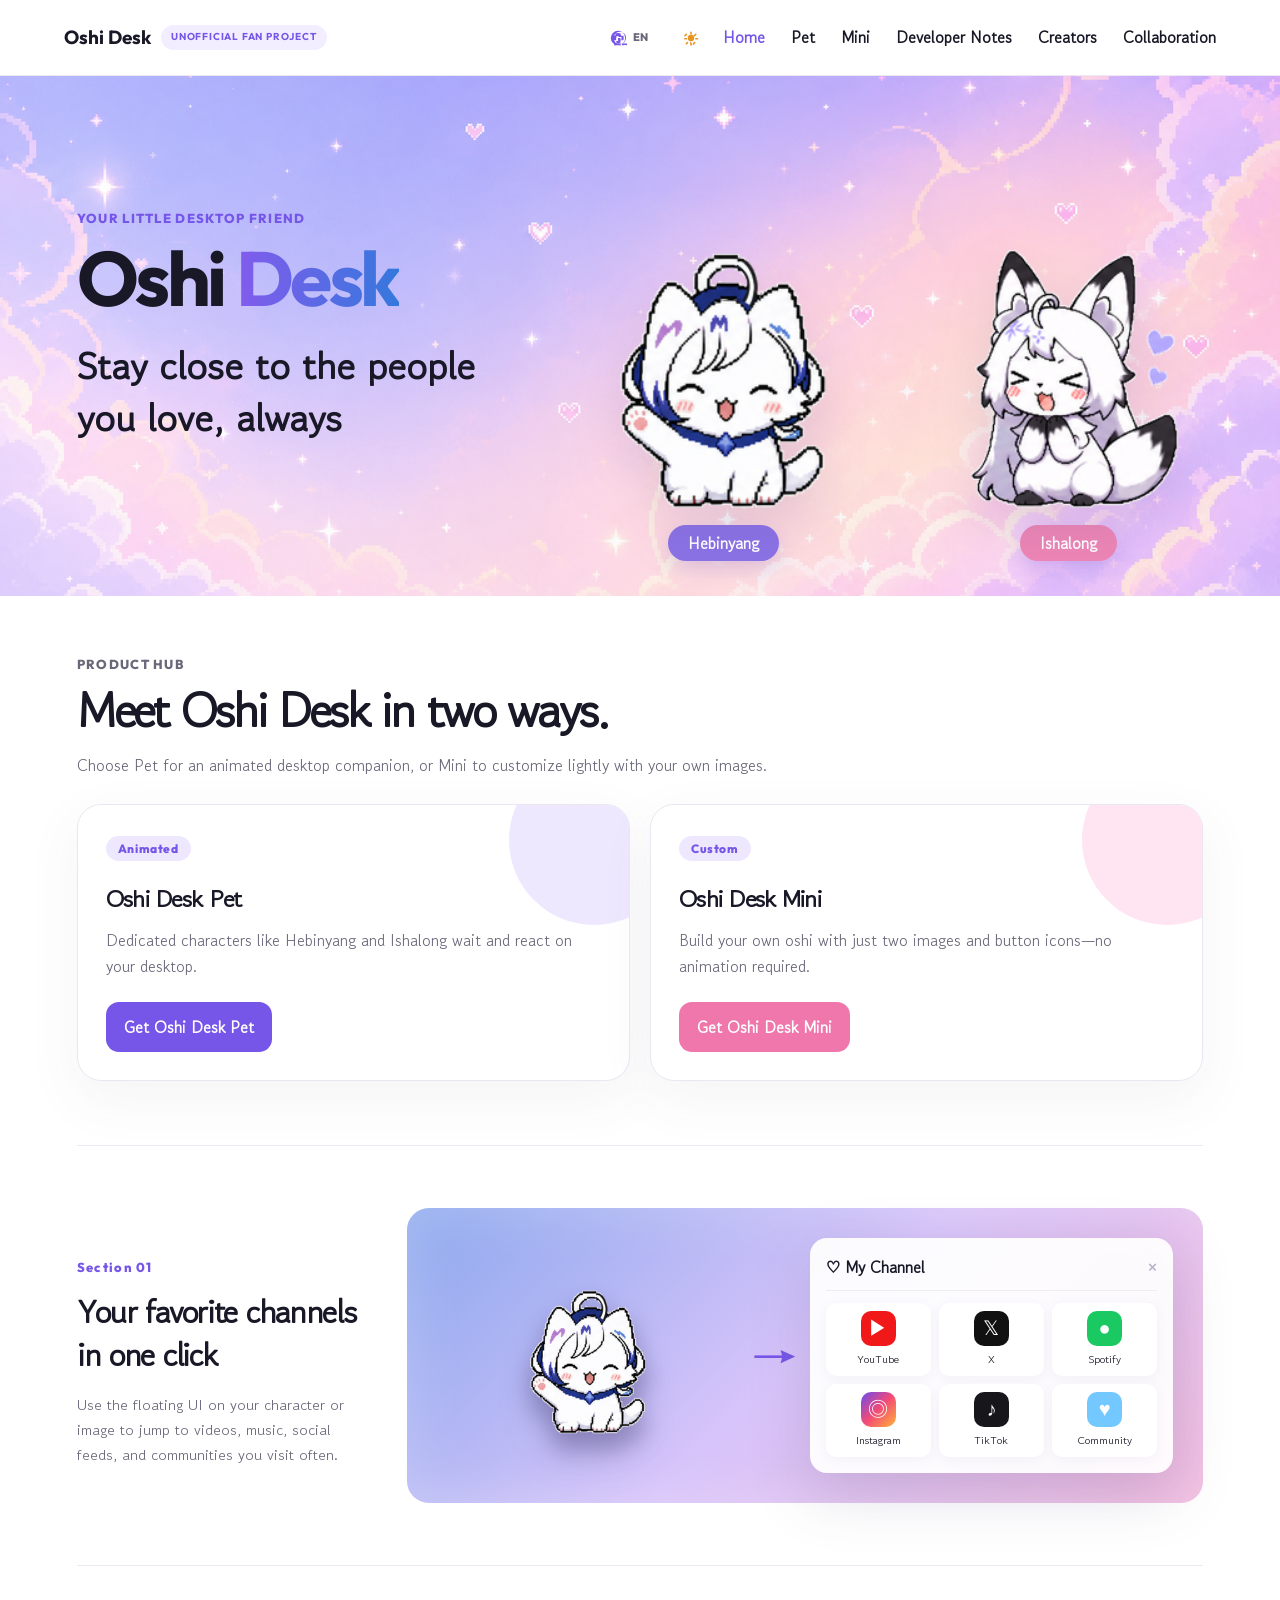
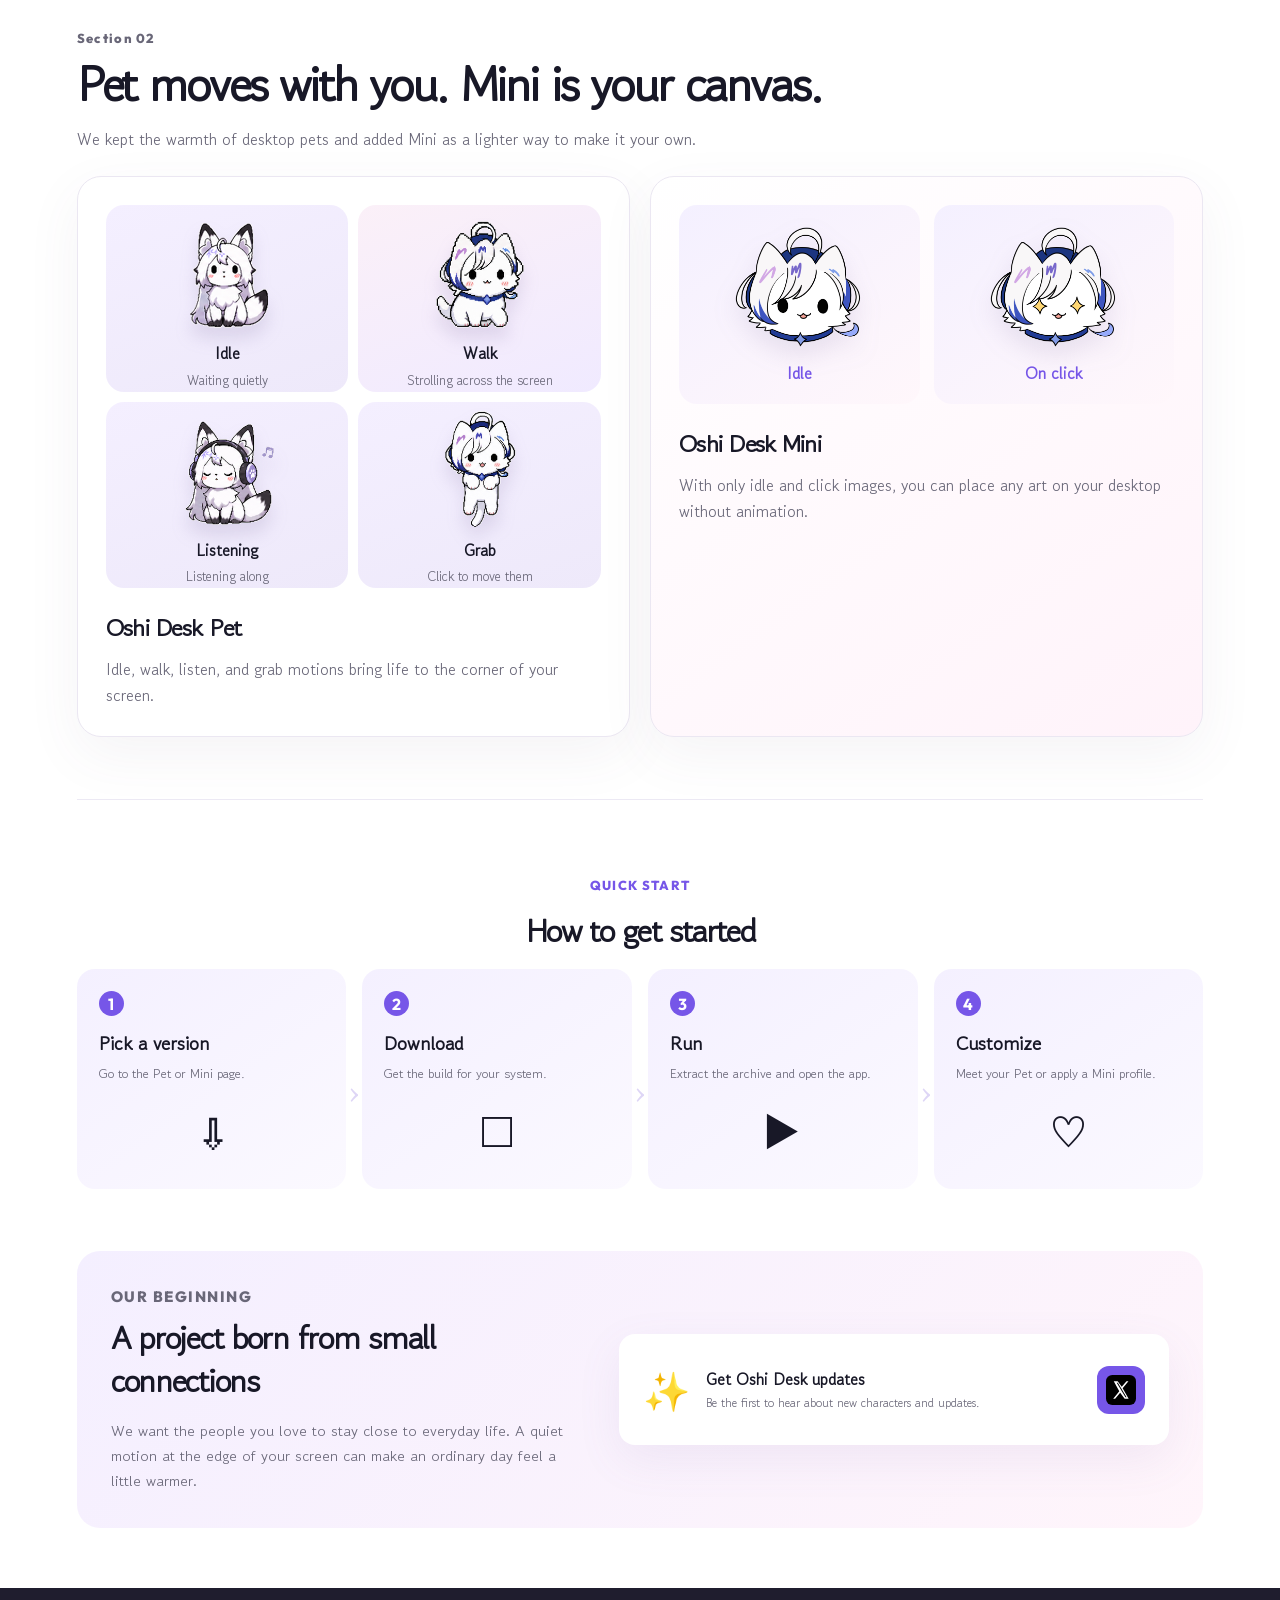
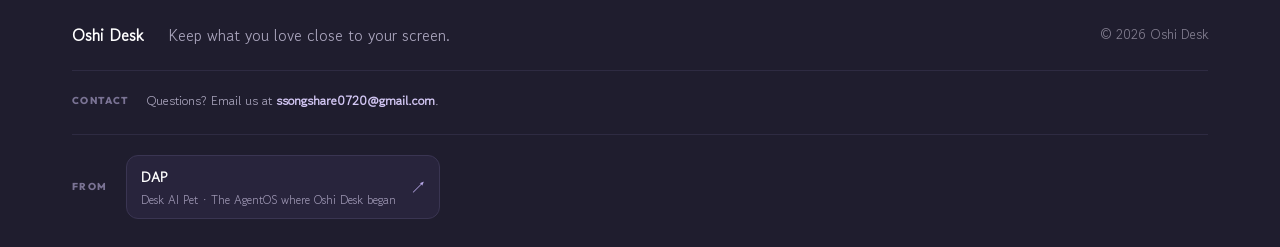
<file: index.html>
<!doctype html>
<html lang="ko">
<head>
  <!-- Google tag (gtag.js) -->
  <script async src="https://www.googletagmanager.com/gtag/js?id=G-VL1D9DZ0NC"></script>
  <script>
    window.dataLayer = window.dataLayer || [];
    function gtag(){dataLayer.push(arguments);}
    gtag('js', new Date());

    gtag('config', 'G-VL1D9DZ0NC');
  </script>
  <meta charset="UTF-8">
  <meta name="viewport" content="width=device-width, initial-scale=1.0">
  <meta name="description" content="Oshi Desk는 Windows와 macOS에서 사용할 수 있는 무료 데스크톱 펫 앱입니다. 헤비냥과 이샤롱 캐릭터를 바탕화면 가까이에 두고 만나요.">
  <meta name="naver-site-verification" content="3d14a1d0fb0dc6d7c941adadced8a1a13a41ca13">
  <meta name="robots" content="index, follow">
  <meta name="theme-color" content="#fff6fb">
  <link rel="canonical" href="https://www.oshidesk.com/">
  <link rel="alternate" hreflang="x-default" href="https://www.oshidesk.com/">
  <link rel="alternate" hreflang="ko" href="https://www.oshidesk.com/ko/">
  <link rel="alternate" hreflang="en" href="https://www.oshidesk.com/en/">
  <link rel="alternate" hreflang="ja" href="https://www.oshidesk.com/ja/">
  <link rel="alternate" hreflang="zh-Hant" href="https://www.oshidesk.com/zh-tw/">
  <link rel="alternate" type="text/plain" href="/llms.txt" title="LLM Content">
  <meta property="og:site_name" content="Oshi Desk">
  <meta property="og:locale" content="ko_KR">
  <meta property="og:title" content="Oshi Desk - Windows/macOS 데스크톱 펫">
  <meta property="og:description" content="좋아하는 캐릭터와 함께하는 무료 Windows/macOS 데스크톱 펫 앱.">
  <meta property="og:type" content="website">
  <meta property="og:url" content="https://www.oshidesk.com/">
  <meta property="og:image" content="https://www.oshidesk.com/assets/og.png">
  <meta property="og:image:width" content="1024">
  <meta property="og:image:height" content="537">
  <meta property="og:image:alt" content="Oshi Desk - Windows/macOS 데스크톱 펫 preview image">
  <meta name="twitter:card" content="summary_large_image">
  <meta name="twitter:title" content="Oshi Desk - Windows/macOS 데스크톱 펫">
  <meta name="twitter:description" content="좋아하는 캐릭터와 함께하는 무료 Windows/macOS 데스크톱 펫 앱.">
  <meta name="twitter:image" content="https://www.oshidesk.com/assets/og.png">
  <title>Oshi Desk - Windows/macOS 데스크톱 펫</title>
  <link rel="icon" href="/favicon.ico" sizes="any">
  <link rel="icon" href="/favicon-32.png" type="image/png" sizes="32x32">
  <link rel="icon" href="/favicon-16.png" type="image/png" sizes="16x16">
  <link rel="apple-touch-icon" href="/favicon-180.png">
  <link rel="preconnect" href="https://fonts.googleapis.com">
  <link rel="preconnect" href="https://fonts.gstatic.com" crossorigin>
  <link href="https://fonts.googleapis.com/css2?family=Gowun+Dodum&family=Outfit:wght@500;600;700;800&display=swap" rel="stylesheet">
  <script type="application/ld+json">
    {
      "@context": "https://schema.org",
      "@type": "SoftwareApplication",
      "name": "Oshi Desk",
      "description": "Oshi Desk는 Windows와 macOS에서 사용할 수 있는 무료 데스크톱 펫 앱입니다. 헤비냥과 이샤롱 캐릭터를 바탕화면 가까이에 두고 만나요.",
      "inLanguage": "ko",
      "url": "https://www.oshidesk.com/",
      "image": "https://www.oshidesk.com/assets/og.png",
      "screenshot": "https://www.oshidesk.com/assets/og.png",
      "applicationCategory": "LifestyleApplication",
      "operatingSystem": "Windows, macOS",
      "softwareVersion": "0.2.4",
      "downloadUrl": [
        "https://github.com/Project-Undonghae/oshi-desk/releases/download/v0.2.4/OshiDesk-Hebi-0.2.4-portable-win64.exe",
        "https://github.com/Project-Undonghae/oshi-desk/releases/download/v0.2.4/OshiDesk-Hebi-0.2.4-macos-arm64.dmg",
        "https://github.com/Project-Undonghae/oshi-desk/releases/download/v0.2.4/OshiDesk-Hebi-0.2.4-macos-x64.dmg",
        "https://github.com/Project-Undonghae/oshi-desk/releases/download/v0.2.4/OshiDesk-Isha-0.2.4-portable-win64.exe",
        "https://github.com/Project-Undonghae/oshi-desk/releases/download/v0.2.4/OshiDesk-Isha-0.2.4-macos-arm64.dmg",
        "https://github.com/Project-Undonghae/oshi-desk/releases/download/v0.2.4/OshiDesk-Isha-0.2.4-macos-x64.dmg"
      ],
      "publisher": {
        "@type": "Organization",
        "name": "Oshi Desk",
        "url": "https://www.oshidesk.com/"
      },
      "offers": {
        "@type": "Offer",
        "price": "0",
        "priceCurrency": "USD"
      },
      "sameAs": [
        "https://x.com/Oshi_Desk"
      ]
    }
  </script>
  <script>
    (function () {
      try {
        var stored = localStorage.getItem('oshi-desk-theme');
        var dark = stored === 'dark' || (stored !== 'light' && window.matchMedia('(prefers-color-scheme: dark)').matches);
        document.documentElement.classList.add(dark ? 'dark' : 'light');
      } catch (e) {
        document.documentElement.classList.add('light');
      }
    })();
  </script>
  <link rel="stylesheet" href="/styles.css">
</head>
<body>
  <header class="site-header">
    <a class="brand" href="#top" data-i18n-attr="aria-label:brand.home" aria-label="Oshi Desk 홈">
      <strong>Oshi Desk</strong>
      <span class="brand-tag" data-i18n="brand.tag">Unofficial Fan Project</span>
    </a>
    <div class="header-actions">
      <div class="lang-switcher">
        <button class="lang-toggle" id="langToggle" type="button" aria-haspopup="listbox" aria-expanded="false" aria-controls="langMenu" data-i18n-attr="aria-label:lang.label;title:lang.label" aria-label="언어" title="언어">
          <svg class="lang-icon" viewBox="0 0 20 20" aria-hidden="true"><path fill="currentColor" d="M10 2a8 8 0 1 0 0 16 8 8 0 0 0 0-16zm6.93 3.07a7 7 0 0 1 0 9.86 7 7 0 0 1-9.86 0 7 7 0 0 1 0-9.86 7 7 0 0 1 9.86 0zM10 4.5c-1.2 0-2.3.3-3.3.8.5.7.9 1.5 1.2 2.4h4.2c.3-.9.7-1.7 1.2-2.4-1-.5-2.1-.8-3.3-.8zm-4.1 2.2c-.4.8-.7 1.7-.8 2.6h3.5c-.1-.8-.3-1.6-.6-2.3-.5-.1-1-.1-1.5-.1-.5 0-1 .1-1.6.2zm8.2 0c-.6-.1-1.1-.2-1.6-.2s-1 .1-1.5.1c-.3.7-.5 1.5-.6 2.3h3.5c-.1-.9-.4-1.8-.8-2.6zM4.7 10c0 .9.1 1.8.3 2.6H8c-.1-.8-.1-1.7-.1-2.6s0-1.8.1-2.6H5c-.2.8-.3 1.7-.3 2.6zm5.3 0c0 .9.1 1.7.1 2.6s-.1 1.7-.1 2.6h2.6c.2-.8.3-1.7.3-2.6s-.1-1.8-.3-2.6h-2.6zm3.9 0c0-.9-.1-1.8-.3-2.6h2.4c.2.8.3 1.7.3 2.6s-.1 1.8-.3 2.6h-2.4c.2-.8.3-1.7.3-2.6zM8 13.4c.1.9.3 1.7.6 2.4.5.1 1 .1 1.5.1s1-.1 1.5-.1c.3-.7.5-1.5.6-2.4H8zm-2.7 2.6c.4.8.7 1.6.8 2.5 1-.5 2.1-.8 3.3-.8s2.3.3 3.3.8c.1-.9.4-1.7.8-2.5H5.3zm8.7 2.5c1-.5 2.1-.8 3.3-.8 1.2 0 2.3.3 3.3.8-.1-.9-.4-1.7-.8-2.5h-5.8c.4.8.7 1.6.8 2.5z"/></svg>
          <span class="lang-current" aria-hidden="true">KO</span>
        </button>
        <div class="lang-menu" id="langMenu" role="listbox" hidden>
          <button class="lang-option active" type="button" role="option" data-lang="ko" aria-pressed="true" aria-selected="true" data-i18n="lang.ko">한국어</button>
          <button class="lang-option" type="button" role="option" data-lang="en" aria-pressed="false" aria-selected="false" data-i18n="lang.en">English</button>
          <button class="lang-option" type="button" role="option" data-lang="ja" aria-pressed="false" aria-selected="false" data-i18n="lang.ja">日本語</button>
          <button class="lang-option" type="button" role="option" data-lang="zh-TW" aria-pressed="false" aria-selected="false" data-i18n="lang.zh-TW">繁體中文</button>
        </div>
      </div>
      <button class="theme-toggle" id="themeToggle" type="button" data-i18n-attr="aria-label:theme.toDark;title:theme.light" aria-label="다크모드로 전환" title="라이트 모드">
        <svg class="theme-icon theme-icon-sun" viewBox="0 0 20 20" aria-hidden="true"><circle cx="10" cy="10" r="3.2" fill="currentColor"/><path fill="currentColor" d="M10 3.5a.8.8 0 0 1 .8.8V6a.8.8 0 1 1-1.6 0V4.3a.8.8 0 0 1 .8-.8zm0 11a.8.8 0 0 1 .8.8v1.7a.8.8 0 1 1-1.6 0V14.3a.8.8 0 0 1 .8-.8zM16.5 10a.8.8 0 0 1 .8.8.8.8 0 0 1-.8.8h-1.7a.8.8 0 1 1 0-1.6h1.7zm-11 0a.8.8 0 0 1 .8.8.8.8 0 0 1-.8.8H3.8a.8.8 0 1 1 0-1.6h1.7zM14.2 5.8a.8.8 0 0 1 1.1 0 .8.8 0 0 1 0 1.1l-1.2 1.2a.8.8 0 1 1-1.1-1.1l1.2-1.2zM5.9 14.1a.8.8 0 0 1 1.1 0 .8.8 0 0 1 0 1.1l-1.2 1.2a.8.8 0 0 1-1.1-1.1l1.2-1.2zM14.2 14.1a.8.8 0 0 1 0 1.1l-1.2 1.2a.8.8 0 1 1-1.1-1.1l1.2-1.2a.8.8 0 0 1 1.1 0zM5.9 5.8a.8.8 0 0 1 0 1.1L4.7 8.1a.8.8 0 1 1-1.1-1.1l1.2-1.2a.8.8 0 0 1 1.1 0z"/></svg>
        <svg class="theme-icon theme-icon-moon" viewBox="0 0 20 20" aria-hidden="true"><path fill="currentColor" d="M15.5 11.2a6.5 6.5 0 0 1-9.9-8.1A6.5 6.5 0 1 0 15.5 11.2z"/></svg>
      </button>
      <button class="menu-toggle" data-i18n-attr="aria-label:menu.open" aria-expanded="false" aria-label="메뉴 열기">☰</button>
      <nav class="nav" data-i18n-attr="aria-label:nav.aria" aria-label="Main">
        <a href="#top" aria-current="page" data-i18n="nav.home">홈</a>
        <a href="/pet.html" data-i18n="nav.pet">Pet</a>
        <a href="/mini.html" data-i18n="nav.mini">Mini</a>
        <a href="/developer-notes.html" data-i18n="nav.notes">개발자 노트</a>
        <a href="/creators.html" data-i18n="nav.creators">크리에이터</a>
        <a href="/collaboration.html" data-i18n="nav.collaboration">협업 안내</a>
      </nav>
    </div>
  </header>

  <main id="top">
    <section class="hero">
      <div class="hero-art" aria-hidden="true"></div>
      <div class="hero-characters">
        <figure><img src="/assets/heavinyang.png" data-i18n-attr="alt:hero.heavinyangAlt" alt="웃으며 손을 흔드는 헤비냥"><figcaption data-i18n="characters.hebi">헤비냥</figcaption></figure>
        <figure><img src="/assets/ishalong.png" data-i18n-attr="alt:hero.ishalongAlt" alt="하트를 보내는 이샤롱"><figcaption data-i18n="characters.isha">이샤롱</figcaption></figure>
      </div>
      <div class="hero-copy reveal">
        <p class="eyebrow">YOUR LITTLE DESKTOP FRIEND</p>
        <h1>Oshi <span>Desk</span></h1>
        <p class="hero-lead" data-i18n="hero.lead" data-i18n-html="true">좋아하는 사람과 늘,<br>함께할 수 있도록</p>
      </div>
    </section>

    <div class="page-shell">
      <section class="product-hub reveal" aria-labelledby="hub-title">
        <div class="hub-copy">
          <p class="section-label" data-i18n="hub.label">PRODUCT HUB</p>
          <h2 id="hub-title" data-i18n="hub.h2">Oshi Desk는 두 가지 방식으로 만날 수 있어요.</h2>
          <p data-i18n="hub.p">움직이는 데스크톱 펫이 필요한 분은 Pet을, 원하는 그림으로 가볍게 꾸미고 싶은 분은 Mini를 선택하세요.</p>
        </div>
        <div class="hub-cards">
          <article class="hub-card pet-card">
            <span class="hub-badge" data-i18n="hub.petBadge">Animated</span>
            <h3 data-i18n="hub.petTitle">Oshi Desk Pet</h3>
            <p data-i18n="hub.petP">헤비냥, 이샤롱처럼 움직이는 전용 캐릭터가 바탕화면 위에서 기다리고 반응합니다.</p>
            <a class="hub-link" href="/pet.html" data-i18n="hub.petLink">Oshi Desk Pet 다운로드 받기</a>
          </article>
          <article class="hub-card mini-card">
            <span class="hub-badge" data-i18n="hub.miniBadge">Custom</span>
            <h3 data-i18n="hub.miniTitle">Oshi Desk Mini</h3>
            <p data-i18n="hub.miniP">애니메이션 없이도 원하는 이미지 두 장과 버튼 아이콘만으로 나만의 오시를 만들 수 있습니다.</p>
            <a class="hub-link pink" href="/mini.html" data-i18n="hub.miniLink">Oshi Desk Mini 다운로드 받기</a>
          </article>
        </div>
      </section>

      <section class="feature section-grid reveal" id="quick-channel">
        <div class="section-copy">
          <p class="section-label">Section 01</p>
          <h2 data-i18n="channels.h2" data-i18n-html="true">자주 찾는 채널을<br>한 번의 클릭으로</h2>
          <p data-i18n="channels.p">캐릭터나 이미지에 연결된 플로팅 UI에서 영상, 음악, SNS와 커뮤니티 등 자주 방문하는 채널로 빠르게 이동할 수 있어요.</p>
        </div>
        <div class="channel-demo">
          <div class="demo-pet"><img src="/assets/heavinyang.png" data-i18n-attr="alt:channels.demoPetAlt" alt="헤비냥"></div>
          <div class="arrow">→</div>
          <div class="channel-panel">
            <div class="panel-title"><span>♡</span> <span data-i18n="channels.panelTitle">나의 Channel</span> <b>×</b></div>
            <div class="channel-grid">
              <button type="button" aria-label="YouTube"><span class="yt">▶</span>YouTube</button>
              <button type="button" aria-label="X"><span class="x">𝕏</span>X</button>
              <button type="button" aria-label="Spotify"><span class="sp">●</span>Spotify</button>
              <button type="button" aria-label="Instagram"><span class="ig">◎</span>Instagram</button>
              <button type="button" aria-label="TikTok"><span class="tk">♪</span>TikTok</button>
              <button type="button" aria-label="Community"><span class="co">♥</span>Community</button>
            </div>
          </div>
        </div>
      </section>

      <section class="feature reveal" id="product-features">
        <div class="section-headline">
          <p class="section-label" data-i18n="products.label">Section 02</p>
          <h2 data-i18n="products.h2">Pet은 움직임으로, Mini는 자유로운 이미지로</h2>
          <p data-i18n="products.p">기존 데스크톱 펫의 감성은 유지하고, 더 가볍게 직접 꾸밀 수 있는 Mini 선택지를 추가했습니다.</p>
        </div>
        <div class="feature-pair">
          <article class="feature-card">
            <div class="mood-grid compact">
              <article class="mood-card"><img class="pet-asset idle" src="/assets/idle.png" data-i18n-attr="alt:about.idleAlt" alt="대기 중인 이샤롱"><b>Idle</b><small data-i18n="about.idle">얌전히 기다려요</small></article>
              <article class="mood-card"><img class="pet-asset walk" src="/assets/walk.png" data-i18n-attr="alt:about.walkAlt" alt="산책하는 헤비냥"><b>Walk</b><small data-i18n="about.walk">화면을 산책해요</small></article>
              <article class="mood-card"><img class="pet-asset listening" src="/assets/listening.png" data-i18n-attr="alt:about.listeningAlt" alt="음악을 듣고 있는 이샤롱"><b>Listening</b><small data-i18n="about.listening">함께 들어요</small></article>
              <article class="mood-card"><img class="pet-asset happy" src="/assets/grabbed.png" data-i18n-attr="alt:about.grabAlt" alt="잡혀 있는 헤비냥"><b>Grab</b><small data-i18n="about.grab">클릭해서 이동해요</small></article>
            </div>
            <h3 data-i18n="products.petTitle">Oshi Desk Pet</h3>
            <p data-i18n="products.petP">대기, 걷기, 듣기, 잡기 등 여러 동작으로 바탕화면 위에서 살아 움직이는 느낌을 전합니다.</p>
          </article>
          <article class="feature-card mini-feature">
            <div class="mini-preview">
              <figure><img src="/assets/mini-idle.png" data-i18n-attr="alt:products.miniIdleAlt" alt="평상 시 예시"><figcaption data-i18n="products.miniIdle">평상 시</figcaption></figure>
              <figure><img src="/assets/mini-click.png" data-i18n-attr="alt:products.miniClickAlt" alt="클릭 시 예시"><figcaption data-i18n="products.miniClick">클릭 시</figcaption></figure>
            </div>
            <h3 data-i18n="products.miniTitle">Oshi Desk Mini</h3>
            <p data-i18n="products.miniP">평상 시와 클릭 시 이미지 두 장만 준비하면 애니메이션 없이도 원하는 그림을 데스크톱에 올릴 수 있습니다.</p>
          </article>
        </div>
      </section>

      <section class="install reveal" id="install">
        <p class="section-label center" data-i18n="install.label">QUICK START</p>
        <h2 data-i18n="install.h2">시작 방법</h2>
        <div class="steps">
          <article><i>1</i><h3 data-i18n="install.s1h">버전 선택</h3><p data-i18n="install.s1p">Pet 또는 Mini 페이지로 이동합니다.</p><span>⇩</span></article>
          <article><i>2</i><h3 data-i18n="install.s2h">다운로드</h3><p data-i18n="install.s2p">사용 환경에 맞는 파일을 내려받습니다.</p><span>□</span></article>
          <article><i>3</i><h3 data-i18n="install.s3h">실행</h3><p data-i18n="install.s3p">압축을 풀고 실행 파일을 엽니다.</p><span>▶</span></article>
          <article><i>4</i><h3 data-i18n="install.s4h">꾸미기</h3><p data-i18n="install.s4p">Pet을 만나거나 Mini 프로필을 적용합니다.</p><span>♡</span></article>
        </div>
      </section>

      <section class="project-note reveal">
        <div>
          <p class="section-label">OUR BEGINNING</p>
          <h2 data-i18n="project.h2">작은 연결에서 시작된 프로젝트</h2>
          <p data-i18n="project.p">좋아하는 존재가 일상 가까이에 머무는 경험을 목표로 합니다. 화면 한편의 조용한 움직임이 평범한 하루를 조금 더 다정하게 만들기를 바랍니다.</p>
        </div>
        <div class="project-link"><span>✨</span><div><b data-i18n="project.linkTitle">Oshi Desk 소식 받기</b><p data-i18n="project.linkDesc">새 캐릭터와 업데이트를 가장 먼저 확인하세요.</p></div><a class="x-link" href="https://x.com/Oshi_Desk" target="_blank" rel="noopener noreferrer" data-i18n-attr="aria-label:project.xAria" aria-label="X에서 Oshi Desk 소식 보기"><img src="/assets/x-icon.svg" alt=""></a></div>
      </section>
    </div>
  </main>

  <footer class="site-footer">
    <div class="footer-brand">
      <strong>Oshi Desk</strong>
      <span data-i18n="footer.tagline">좋아하는 마음을 화면 가까이.</span>
      <small>© 2026 Oshi Desk</small>
    </div>
    <div class="footer-contact">
      <p class="footer-origin-label">CONTACT</p>
      <p class="footer-contact-copy" data-i18n="footer.contact" data-i18n-html="true">문의사항은 <a href="mailto:ssongshare0720@gmail.com">ssongshare0720@gmail.com</a>으로 보내주세요.</p>
    </div>
    <div class="footer-origin">
      <p class="footer-origin-label">FROM</p>
      <a class="footer-origin-link" href="https://project-undonghae.github.io/desk-ai-pet/" target="_blank" rel="noopener noreferrer" data-i18n-attr="aria-label:footer.originAria" aria-label="DAP, Desk AI Pet — Oshi Desk가 시작된 AgentOS">
        <span class="footer-origin-copy">
          <b>DAP</b>
          <small data-i18n="footer.originDesc">Desk AI Pet · Oshi Desk가 시작된 AgentOS</small>
        </span>
        <span class="footer-origin-arrow" aria-hidden="true">↗</span>
      </a>
    </div>
  </footer>
  <div class="toast" role="status" aria-live="polite"></div>
  <script src="/i18n.js"></script>
  <script>initI18n();</script>
  <script src="/script.js"></script>
</body>
</html>
</file>
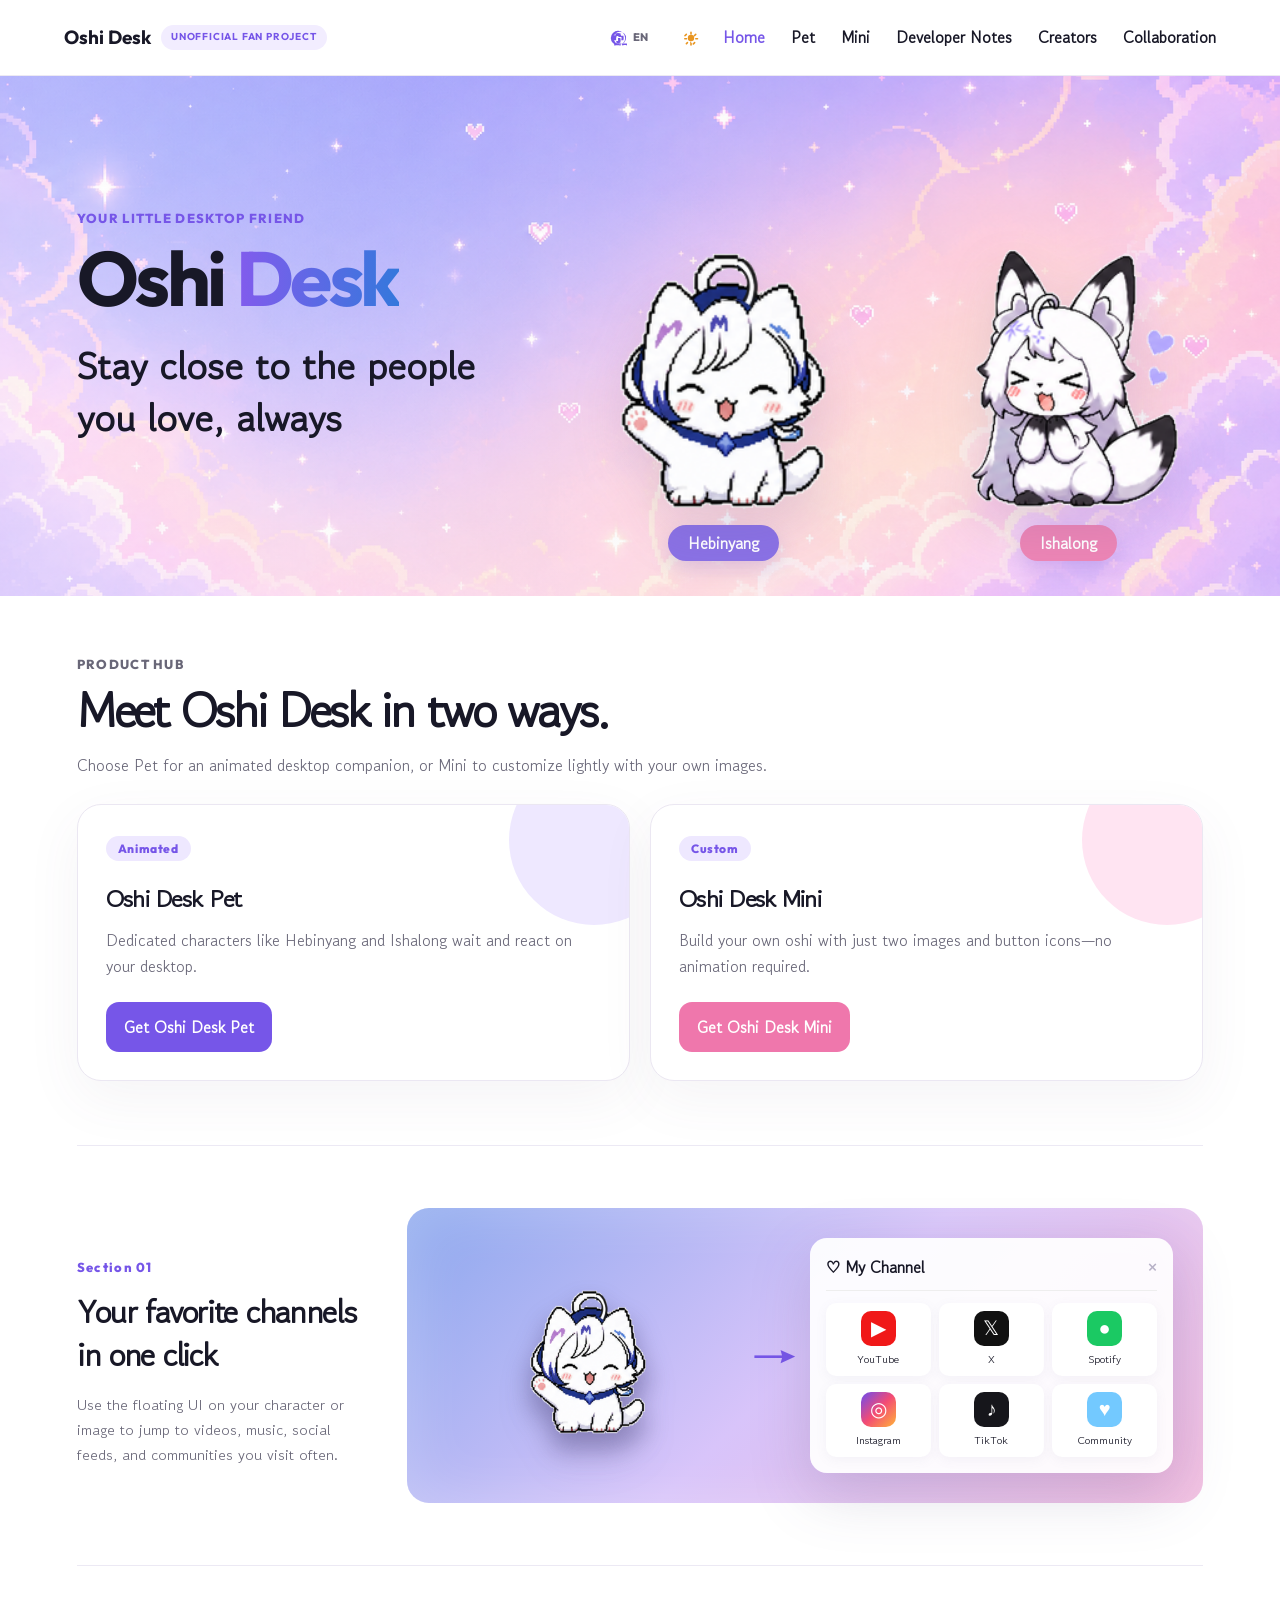
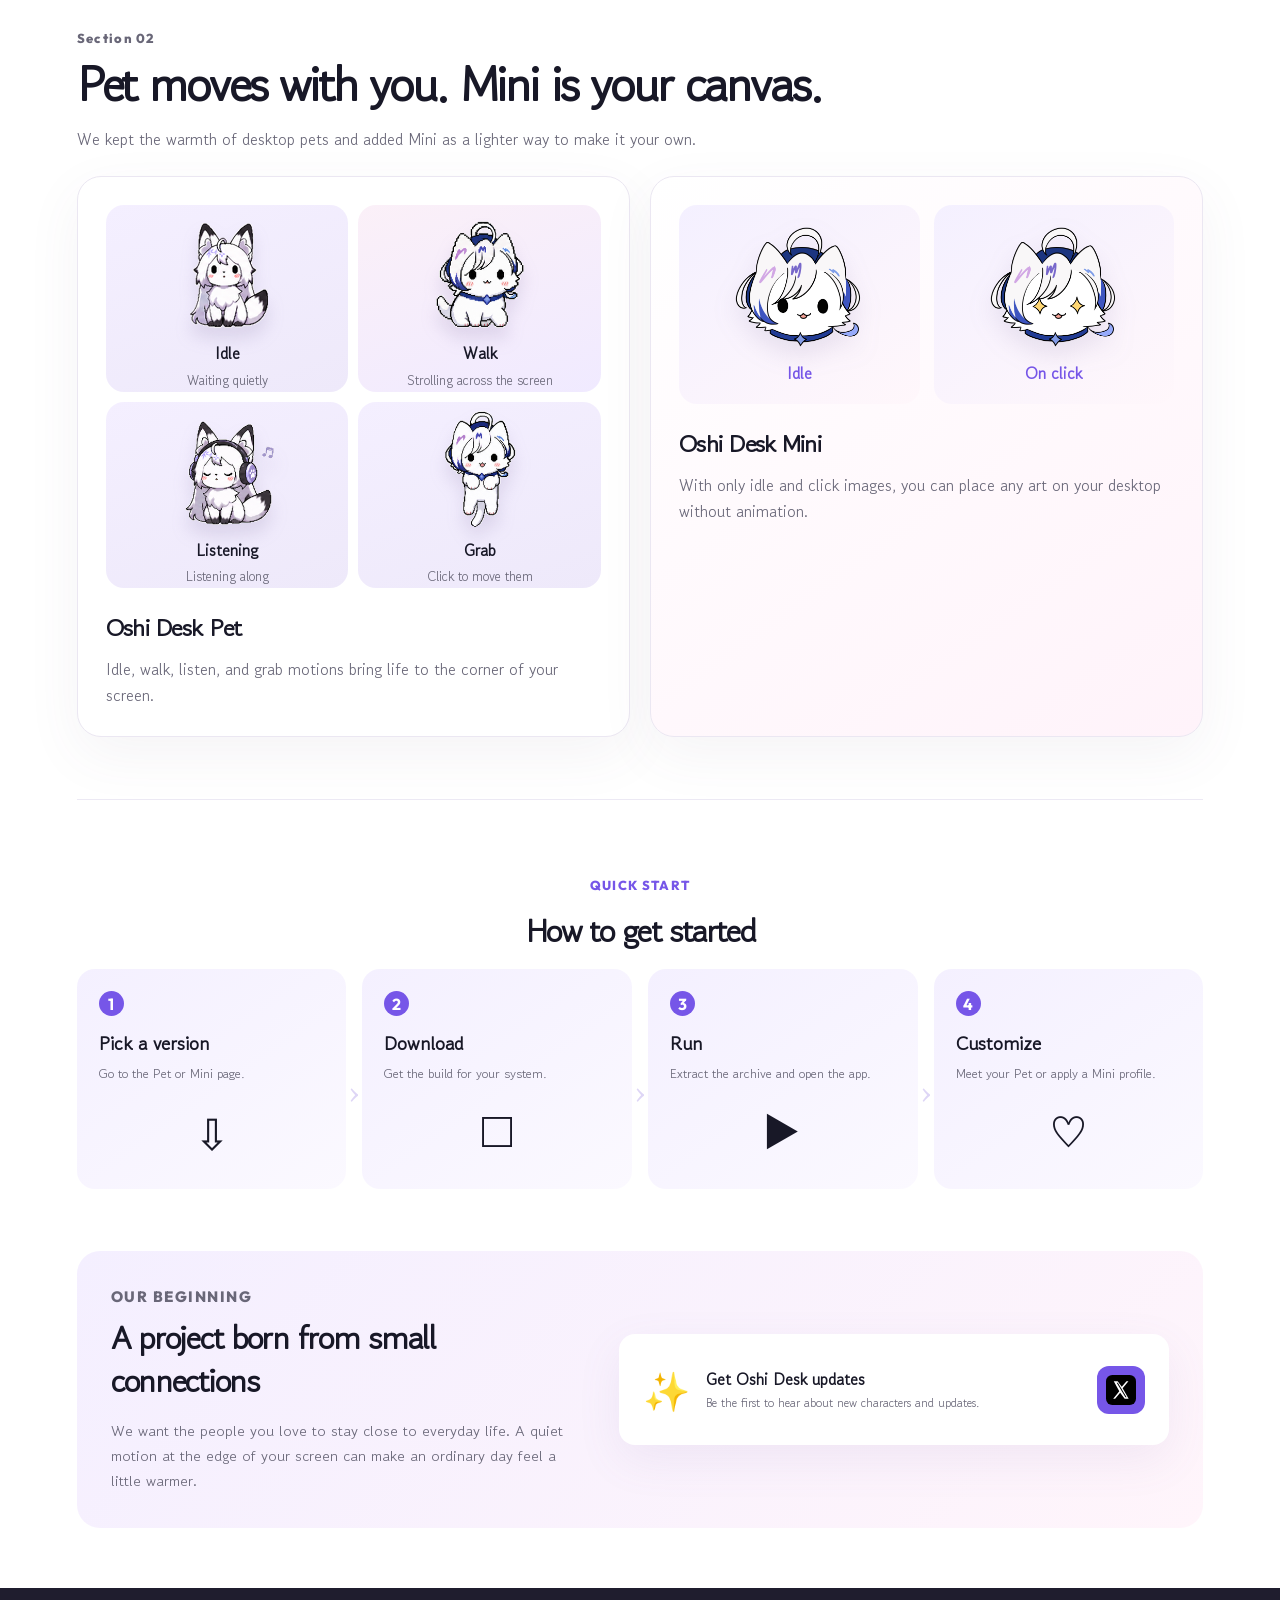
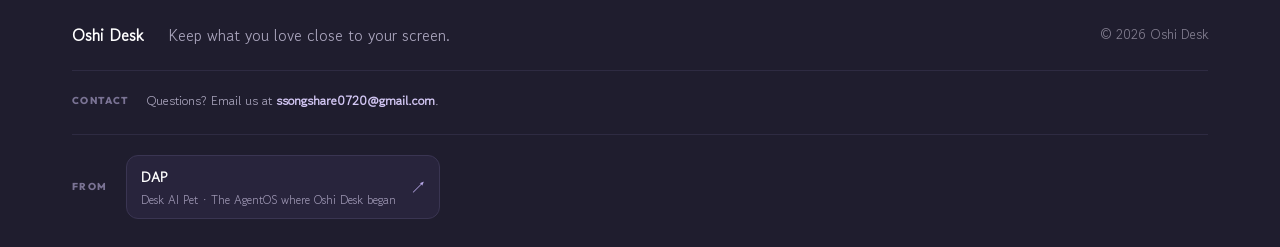
<file: en/index.html>
<!doctype html>
<html lang="en">
<head>
  <!-- Google tag (gtag.js) -->
  <script async src="https://www.googletagmanager.com/gtag/js?id=G-VL1D9DZ0NC"></script>
  <script>
    window.dataLayer = window.dataLayer || [];
    function gtag(){dataLayer.push(arguments);}
    gtag('js', new Date());

    gtag('config', 'G-VL1D9DZ0NC');
  </script>
  <meta charset="UTF-8">
  <meta name="viewport" content="width=device-width, initial-scale=1.0">
  <meta name="description" content="Oshi Desk is a free desktop pet app for Windows and macOS. Keep Hebinyang and Ishalong close to your screen.">
  <meta name="naver-site-verification" content="3d14a1d0fb0dc6d7c941adadced8a1a13a41ca13">
  <meta name="robots" content="index, follow">
  <meta name="theme-color" content="#fff6fb">
  <link rel="canonical" href="https://www.oshidesk.com/en/">
  <link rel="alternate" hreflang="x-default" href="https://www.oshidesk.com/">
  <link rel="alternate" hreflang="ko" href="https://www.oshidesk.com/ko/">
  <link rel="alternate" hreflang="en" href="https://www.oshidesk.com/en/">
  <link rel="alternate" hreflang="ja" href="https://www.oshidesk.com/ja/">
  <link rel="alternate" hreflang="zh-Hant" href="https://www.oshidesk.com/zh-tw/">
  <link rel="alternate" type="text/plain" href="/llms.txt" title="LLM Content">
  <meta property="og:site_name" content="Oshi Desk">
  <meta property="og:locale" content="en_US">
  <meta property="og:title" content="Oshi Desk - Windows/macOS Desktop Pet">
  <meta property="og:description" content="A free Windows/macOS desktop pet app with your favorite characters.">
  <meta property="og:type" content="website">
  <meta property="og:url" content="https://www.oshidesk.com/en/">
  <meta property="og:image" content="https://www.oshidesk.com/assets/og.png">
  <meta property="og:image:width" content="1024">
  <meta property="og:image:height" content="537">
  <meta property="og:image:alt" content="Oshi Desk - Windows/macOS Desktop Pet preview image">
  <meta name="twitter:card" content="summary_large_image">
  <meta name="twitter:title" content="Oshi Desk - Windows/macOS Desktop Pet">
  <meta name="twitter:description" content="A free Windows/macOS desktop pet app with your favorite characters.">
  <meta name="twitter:image" content="https://www.oshidesk.com/assets/og.png">
  <title>Oshi Desk - Windows/macOS Desktop Pet</title>
  <link rel="icon" href="/favicon.ico" sizes="any">
  <link rel="icon" href="/favicon-32.png" type="image/png" sizes="32x32">
  <link rel="icon" href="/favicon-16.png" type="image/png" sizes="16x16">
  <link rel="apple-touch-icon" href="/favicon-180.png">
  <link rel="preconnect" href="https://fonts.googleapis.com">
  <link rel="preconnect" href="https://fonts.gstatic.com" crossorigin>
  <link href="https://fonts.googleapis.com/css2?family=Gowun+Dodum&family=Outfit:wght@500;600;700;800&display=swap" rel="stylesheet">
  <script type="application/ld+json">
    {
      "@context": "https://schema.org",
      "@type": "SoftwareApplication",
      "name": "Oshi Desk",
      "description": "Oshi Desk is a free desktop pet app for Windows and macOS. Keep Hebinyang and Ishalong close to your screen.",
      "inLanguage": "en",
      "url": "https://www.oshidesk.com/en/",
      "image": "https://www.oshidesk.com/assets/og.png",
      "screenshot": "https://www.oshidesk.com/assets/og.png",
      "applicationCategory": "LifestyleApplication",
      "operatingSystem": "Windows, macOS",
      "softwareVersion": "0.2.4",
      "downloadUrl": [
        "https://github.com/Project-Undonghae/oshi-desk/releases/download/v0.2.4/OshiDesk-Hebi-0.2.4-portable-win64.exe",
        "https://github.com/Project-Undonghae/oshi-desk/releases/download/v0.2.4/OshiDesk-Hebi-0.2.4-macos-arm64.dmg",
        "https://github.com/Project-Undonghae/oshi-desk/releases/download/v0.2.4/OshiDesk-Hebi-0.2.4-macos-x64.dmg",
        "https://github.com/Project-Undonghae/oshi-desk/releases/download/v0.2.4/OshiDesk-Isha-0.2.4-portable-win64.exe",
        "https://github.com/Project-Undonghae/oshi-desk/releases/download/v0.2.4/OshiDesk-Isha-0.2.4-macos-arm64.dmg",
        "https://github.com/Project-Undonghae/oshi-desk/releases/download/v0.2.4/OshiDesk-Isha-0.2.4-macos-x64.dmg"
      ],
      "publisher": {
        "@type": "Organization",
        "name": "Oshi Desk",
        "url": "https://www.oshidesk.com/"
      },
      "offers": {
        "@type": "Offer",
        "price": "0",
        "priceCurrency": "USD"
      },
      "sameAs": [
        "https://x.com/Oshi_Desk"
      ]
    }
  </script>
  <script>
    (function () {
      try {
        var stored = localStorage.getItem('oshi-desk-theme');
        var dark = stored === 'dark' || (stored !== 'light' && window.matchMedia('(prefers-color-scheme: dark)').matches);
        document.documentElement.classList.add(dark ? 'dark' : 'light');
      } catch (e) {
        document.documentElement.classList.add('light');
      }
    })();
  </script>
  <link rel="stylesheet" href="/styles.css">
</head>
<body>
  <header class="site-header">
    <a class="brand" href="#top" data-i18n-attr="aria-label:brand.home" aria-label="Oshi Desk home">
      <strong>Oshi Desk</strong>
      <span class="brand-tag" data-i18n="brand.tag">Unofficial Fan Project</span>
    </a>
    <div class="header-actions">
      <div class="lang-switcher">
        <button class="lang-toggle" id="langToggle" type="button" aria-haspopup="listbox" aria-expanded="false" aria-controls="langMenu" data-i18n-attr="aria-label:lang.label;title:lang.label" aria-label="Language" title="Language">
          <svg class="lang-icon" viewBox="0 0 20 20" aria-hidden="true"><path fill="currentColor" d="M10 2a8 8 0 1 0 0 16 8 8 0 0 0 0-16zm6.93 3.07a7 7 0 0 1 0 9.86 7 7 0 0 1-9.86 0 7 7 0 0 1 0-9.86 7 7 0 0 1 9.86 0zM10 4.5c-1.2 0-2.3.3-3.3.8.5.7.9 1.5 1.2 2.4h4.2c.3-.9.7-1.7 1.2-2.4-1-.5-2.1-.8-3.3-.8zm-4.1 2.2c-.4.8-.7 1.7-.8 2.6h3.5c-.1-.8-.3-1.6-.6-2.3-.5-.1-1-.1-1.5-.1-.5 0-1 .1-1.6.2zm8.2 0c-.6-.1-1.1-.2-1.6-.2s-1 .1-1.5.1c-.3.7-.5 1.5-.6 2.3h3.5c-.1-.9-.4-1.8-.8-2.6zM4.7 10c0 .9.1 1.8.3 2.6H8c-.1-.8-.1-1.7-.1-2.6s0-1.8.1-2.6H5c-.2.8-.3 1.7-.3 2.6zm5.3 0c0 .9.1 1.7.1 2.6s-.1 1.7-.1 2.6h2.6c.2-.8.3-1.7.3-2.6s-.1-1.8-.3-2.6h-2.6zm3.9 0c0-.9-.1-1.8-.3-2.6h2.4c.2.8.3 1.7.3 2.6s-.1 1.8-.3 2.6h-2.4c.2-.8.3-1.7.3-2.6zM8 13.4c.1.9.3 1.7.6 2.4.5.1 1 .1 1.5.1s1-.1 1.5-.1c.3-.7.5-1.5.6-2.4H8zm-2.7 2.6c.4.8.7 1.6.8 2.5 1-.5 2.1-.8 3.3-.8s2.3.3 3.3.8c.1-.9.4-1.7.8-2.5H5.3zm8.7 2.5c1-.5 2.1-.8 3.3-.8 1.2 0 2.3.3 3.3.8-.1-.9-.4-1.7-.8-2.5h-5.8c.4.8.7 1.6.8 2.5z"/></svg>
          <span class="lang-current" aria-hidden="true">EN</span>
        </button>
        <div class="lang-menu" id="langMenu" role="listbox" hidden>
          <button class="lang-option" type="button" role="option" data-lang="ko" aria-pressed="false" aria-selected="false" data-i18n="lang.ko">한국어</button>
          <button class="lang-option active" type="button" role="option" data-lang="en" aria-pressed="true" aria-selected="true" data-i18n="lang.en">English</button>
          <button class="lang-option" type="button" role="option" data-lang="ja" aria-pressed="false" aria-selected="false" data-i18n="lang.ja">日本語</button>
          <button class="lang-option" type="button" role="option" data-lang="zh-TW" aria-pressed="false" aria-selected="false" data-i18n="lang.zh-TW">繁體中文</button>
        </div>
      </div>
      <button class="theme-toggle" id="themeToggle" type="button" data-i18n-attr="aria-label:theme.toDark;title:theme.light" aria-label="Switch to dark mode" title="Light mode">
        <svg class="theme-icon theme-icon-sun" viewBox="0 0 20 20" aria-hidden="true"><circle cx="10" cy="10" r="3.2" fill="currentColor"/><path fill="currentColor" d="M10 3.5a.8.8 0 0 1 .8.8V6a.8.8 0 1 1-1.6 0V4.3a.8.8 0 0 1 .8-.8zm0 11a.8.8 0 0 1 .8.8v1.7a.8.8 0 1 1-1.6 0V14.3a.8.8 0 0 1 .8-.8zM16.5 10a.8.8 0 0 1 .8.8.8.8 0 0 1-.8.8h-1.7a.8.8 0 1 1 0-1.6h1.7zm-11 0a.8.8 0 0 1 .8.8.8.8 0 0 1-.8.8H3.8a.8.8 0 1 1 0-1.6h1.7zM14.2 5.8a.8.8 0 0 1 1.1 0 .8.8 0 0 1 0 1.1l-1.2 1.2a.8.8 0 1 1-1.1-1.1l1.2-1.2zM5.9 14.1a.8.8 0 0 1 1.1 0 .8.8 0 0 1 0 1.1l-1.2 1.2a.8.8 0 0 1-1.1-1.1l1.2-1.2zM14.2 14.1a.8.8 0 0 1 0 1.1l-1.2 1.2a.8.8 0 1 1-1.1-1.1l1.2-1.2a.8.8 0 0 1 1.1 0zM5.9 5.8a.8.8 0 0 1 0 1.1L4.7 8.1a.8.8 0 1 1-1.1-1.1l1.2-1.2a.8.8 0 0 1 1.1 0z"/></svg>
        <svg class="theme-icon theme-icon-moon" viewBox="0 0 20 20" aria-hidden="true"><path fill="currentColor" d="M15.5 11.2a6.5 6.5 0 0 1-9.9-8.1A6.5 6.5 0 1 0 15.5 11.2z"/></svg>
      </button>
      <button class="menu-toggle" data-i18n-attr="aria-label:menu.open" aria-expanded="false" aria-label="Open menu">☰</button>
      <nav class="nav" data-i18n-attr="aria-label:nav.aria" aria-label="Main">
        <a href="#top" aria-current="page" data-i18n="nav.home">Home</a>
        <a href="/pet.html" data-i18n="nav.pet">Pet</a>
        <a href="/mini.html" data-i18n="nav.mini">Mini</a>
        <a href="/developer-notes.html" data-i18n="nav.notes">Developer Notes</a>
        <a href="/creators.html" data-i18n="nav.creators">Creators</a>
        <a href="/collaboration.html" data-i18n="nav.collaboration">Collaboration</a>
      </nav>
    </div>
  </header>

  <main id="top">
    <section class="hero">
      <div class="hero-art" aria-hidden="true"></div>
      <div class="hero-characters">
        <figure><img src="/assets/heavinyang.png" data-i18n-attr="alt:hero.heavinyangAlt" alt="웃으며 손을 흔드는 헤비냥"><figcaption data-i18n="characters.hebi">헤비냥</figcaption></figure>
        <figure><img src="/assets/ishalong.png" data-i18n-attr="alt:hero.ishalongAlt" alt="하트를 보내는 이샤롱"><figcaption data-i18n="characters.isha">이샤롱</figcaption></figure>
      </div>
      <div class="hero-copy reveal">
        <p class="eyebrow">YOUR LITTLE DESKTOP FRIEND</p>
        <h1>Oshi <span>Desk</span></h1>
        <p class="hero-lead" data-i18n="hero.lead" data-i18n-html="true">좋아하는 사람과 늘,<br>함께할 수 있도록</p>
      </div>
    </section>

    <div class="page-shell">
      <section class="product-hub reveal" aria-labelledby="hub-title">
        <div class="hub-copy">
          <p class="section-label" data-i18n="hub.label">PRODUCT HUB</p>
          <h2 id="hub-title" data-i18n="hub.h2">Oshi Desk는 두 가지 방식으로 만날 수 있어요.</h2>
          <p data-i18n="hub.p">움직이는 데스크톱 펫이 필요한 분은 Pet을, 원하는 그림으로 가볍게 꾸미고 싶은 분은 Mini를 선택하세요.</p>
        </div>
        <div class="hub-cards">
          <article class="hub-card pet-card">
            <span class="hub-badge" data-i18n="hub.petBadge">Animated</span>
            <h3 data-i18n="hub.petTitle">Oshi Desk Pet</h3>
            <p data-i18n="hub.petP">헤비냥, 이샤롱처럼 움직이는 전용 캐릭터가 바탕화면 위에서 기다리고 반응합니다.</p>
            <a class="hub-link" href="/pet.html" data-i18n="hub.petLink">Oshi Desk Pet 다운로드 받기</a>
          </article>
          <article class="hub-card mini-card">
            <span class="hub-badge" data-i18n="hub.miniBadge">Custom</span>
            <h3 data-i18n="hub.miniTitle">Oshi Desk Mini</h3>
            <p data-i18n="hub.miniP">애니메이션 없이도 원하는 이미지 두 장과 버튼 아이콘만으로 나만의 오시를 만들 수 있습니다.</p>
            <a class="hub-link pink" href="/mini.html" data-i18n="hub.miniLink">Oshi Desk Mini 다운로드 받기</a>
          </article>
        </div>
      </section>

      <section class="feature section-grid reveal" id="quick-channel">
        <div class="section-copy">
          <p class="section-label">Section 01</p>
          <h2 data-i18n="channels.h2" data-i18n-html="true">자주 찾는 채널을<br>한 번의 클릭으로</h2>
          <p data-i18n="channels.p">캐릭터나 이미지에 연결된 플로팅 UI에서 영상, 음악, SNS와 커뮤니티 등 자주 방문하는 채널로 빠르게 이동할 수 있어요.</p>
        </div>
        <div class="channel-demo">
          <div class="demo-pet"><img src="/assets/heavinyang.png" data-i18n-attr="alt:channels.demoPetAlt" alt="헤비냥"></div>
          <div class="arrow">→</div>
          <div class="channel-panel">
            <div class="panel-title"><span>♡</span> <span data-i18n="channels.panelTitle">나의 Channel</span> <b>×</b></div>
            <div class="channel-grid">
              <button type="button" aria-label="YouTube"><span class="yt">▶</span>YouTube</button>
              <button type="button" aria-label="X"><span class="x">𝕏</span>X</button>
              <button type="button" aria-label="Spotify"><span class="sp">●</span>Spotify</button>
              <button type="button" aria-label="Instagram"><span class="ig">◎</span>Instagram</button>
              <button type="button" aria-label="TikTok"><span class="tk">♪</span>TikTok</button>
              <button type="button" aria-label="Community"><span class="co">♥</span>Community</button>
            </div>
          </div>
        </div>
      </section>

      <section class="feature reveal" id="product-features">
        <div class="section-headline">
          <p class="section-label" data-i18n="products.label">Section 02</p>
          <h2 data-i18n="products.h2">Pet은 움직임으로, Mini는 자유로운 이미지로</h2>
          <p data-i18n="products.p">기존 데스크톱 펫의 감성은 유지하고, 더 가볍게 직접 꾸밀 수 있는 Mini 선택지를 추가했습니다.</p>
        </div>
        <div class="feature-pair">
          <article class="feature-card">
            <div class="mood-grid compact">
              <article class="mood-card"><img class="pet-asset idle" src="/assets/idle.png" data-i18n-attr="alt:about.idleAlt" alt="대기 중인 이샤롱"><b>Idle</b><small data-i18n="about.idle">얌전히 기다려요</small></article>
              <article class="mood-card"><img class="pet-asset walk" src="/assets/walk.png" data-i18n-attr="alt:about.walkAlt" alt="산책하는 헤비냥"><b>Walk</b><small data-i18n="about.walk">화면을 산책해요</small></article>
              <article class="mood-card"><img class="pet-asset listening" src="/assets/listening.png" data-i18n-attr="alt:about.listeningAlt" alt="음악을 듣고 있는 이샤롱"><b>Listening</b><small data-i18n="about.listening">함께 들어요</small></article>
              <article class="mood-card"><img class="pet-asset happy" src="/assets/grabbed.png" data-i18n-attr="alt:about.grabAlt" alt="잡혀 있는 헤비냥"><b>Grab</b><small data-i18n="about.grab">클릭해서 이동해요</small></article>
            </div>
            <h3 data-i18n="products.petTitle">Oshi Desk Pet</h3>
            <p data-i18n="products.petP">대기, 걷기, 듣기, 잡기 등 여러 동작으로 바탕화면 위에서 살아 움직이는 느낌을 전합니다.</p>
          </article>
          <article class="feature-card mini-feature">
            <div class="mini-preview">
              <figure><img src="/assets/mini-idle.png" data-i18n-attr="alt:products.miniIdleAlt" alt="평상 시 예시"><figcaption data-i18n="products.miniIdle">평상 시</figcaption></figure>
              <figure><img src="/assets/mini-click.png" data-i18n-attr="alt:products.miniClickAlt" alt="클릭 시 예시"><figcaption data-i18n="products.miniClick">클릭 시</figcaption></figure>
            </div>
            <h3 data-i18n="products.miniTitle">Oshi Desk Mini</h3>
            <p data-i18n="products.miniP">평상 시와 클릭 시 이미지 두 장만 준비하면 애니메이션 없이도 원하는 그림을 데스크톱에 올릴 수 있습니다.</p>
          </article>
        </div>
      </section>

      <section class="install reveal" id="install">
        <p class="section-label center" data-i18n="install.label">QUICK START</p>
        <h2 data-i18n="install.h2">시작 방법</h2>
        <div class="steps">
          <article><i>1</i><h3 data-i18n="install.s1h">버전 선택</h3><p data-i18n="install.s1p">Pet 또는 Mini 페이지로 이동합니다.</p><span>⇩</span></article>
          <article><i>2</i><h3 data-i18n="install.s2h">다운로드</h3><p data-i18n="install.s2p">사용 환경에 맞는 파일을 내려받습니다.</p><span>□</span></article>
          <article><i>3</i><h3 data-i18n="install.s3h">실행</h3><p data-i18n="install.s3p">압축을 풀고 실행 파일을 엽니다.</p><span>▶</span></article>
          <article><i>4</i><h3 data-i18n="install.s4h">꾸미기</h3><p data-i18n="install.s4p">Pet을 만나거나 Mini 프로필을 적용합니다.</p><span>♡</span></article>
        </div>
      </section>

      <section class="project-note reveal">
        <div>
          <p class="section-label">OUR BEGINNING</p>
          <h2 data-i18n="project.h2">작은 연결에서 시작된 프로젝트</h2>
          <p data-i18n="project.p">좋아하는 존재가 일상 가까이에 머무는 경험을 목표로 합니다. 화면 한편의 조용한 움직임이 평범한 하루를 조금 더 다정하게 만들기를 바랍니다.</p>
        </div>
        <div class="project-link"><span>✨</span><div><b data-i18n="project.linkTitle">Oshi Desk 소식 받기</b><p data-i18n="project.linkDesc">새 캐릭터와 업데이트를 가장 먼저 확인하세요.</p></div><a class="x-link" href="https://x.com/Oshi_Desk" target="_blank" rel="noopener noreferrer" data-i18n-attr="aria-label:project.xAria" aria-label="X에서 Oshi Desk 소식 보기"><img src="/assets/x-icon.svg" alt=""></a></div>
      </section>
    </div>
  </main>

  <footer class="site-footer">
    <div class="footer-brand">
      <strong>Oshi Desk</strong>
      <span data-i18n="footer.tagline">Keep what you love close to your screen.</span>
      <small>© 2026 Oshi Desk</small>
    </div>
    <div class="footer-contact">
      <p class="footer-origin-label">CONTACT</p>
      <p class="footer-contact-copy" data-i18n="footer.contact" data-i18n-html="true">Questions? Email us at <a href="mailto:ssongshare0720@gmail.com">ssongshare0720@gmail.com</a>.</p>
    </div>
    <div class="footer-origin">
      <p class="footer-origin-label">FROM</p>
      <a class="footer-origin-link" href="https://project-undonghae.github.io/desk-ai-pet/" target="_blank" rel="noopener noreferrer" data-i18n-attr="aria-label:footer.originAria" aria-label="DAP, Desk AI Pet — the AgentOS where Oshi Desk began">
        <span class="footer-origin-copy">
          <b>DAP</b>
          <small data-i18n="footer.originDesc">Desk AI Pet · The AgentOS where Oshi Desk began</small>
        </span>
        <span class="footer-origin-arrow" aria-hidden="true">↗</span>
      </a>
    </div>
  </footer>
  <div class="toast" role="status" aria-live="polite"></div>
  <script src="/i18n.js"></script>
  <script>initI18n();</script>
  <script src="/script.js"></script>
</body>
</html>
</file>
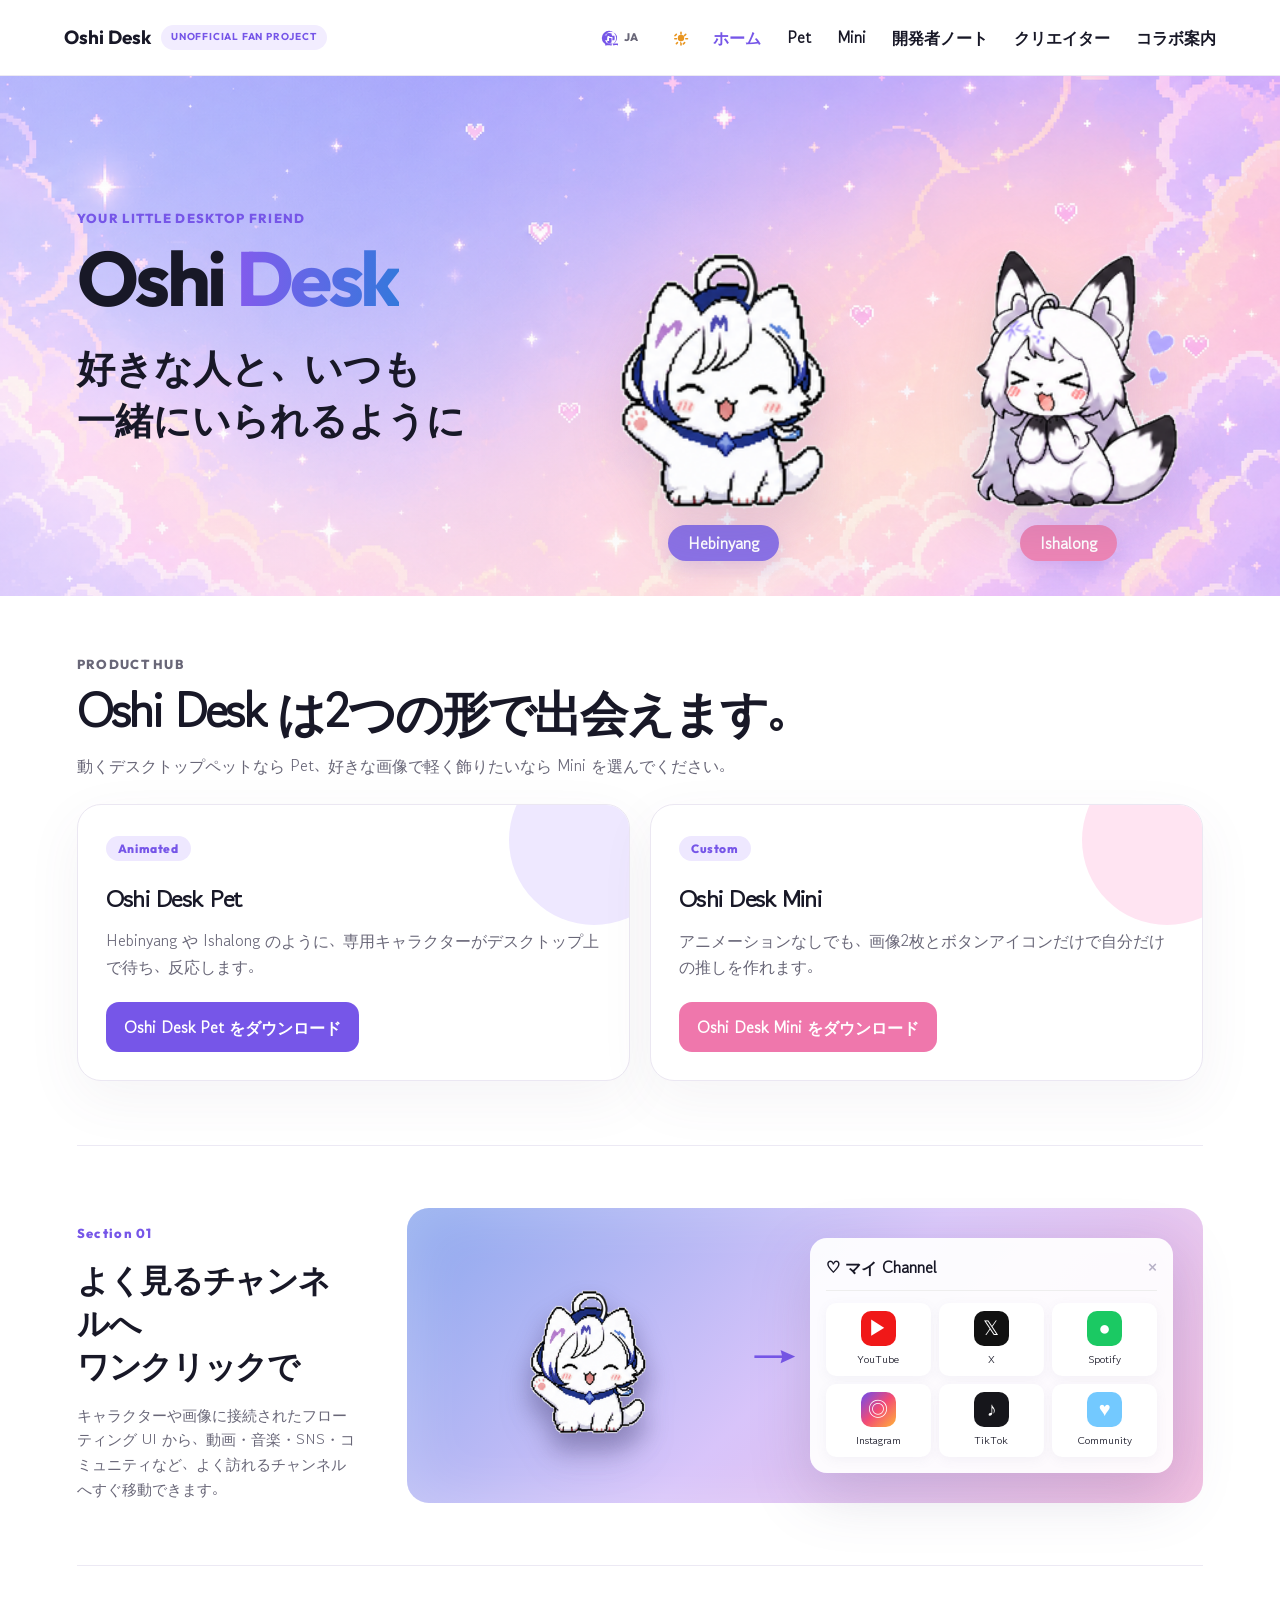
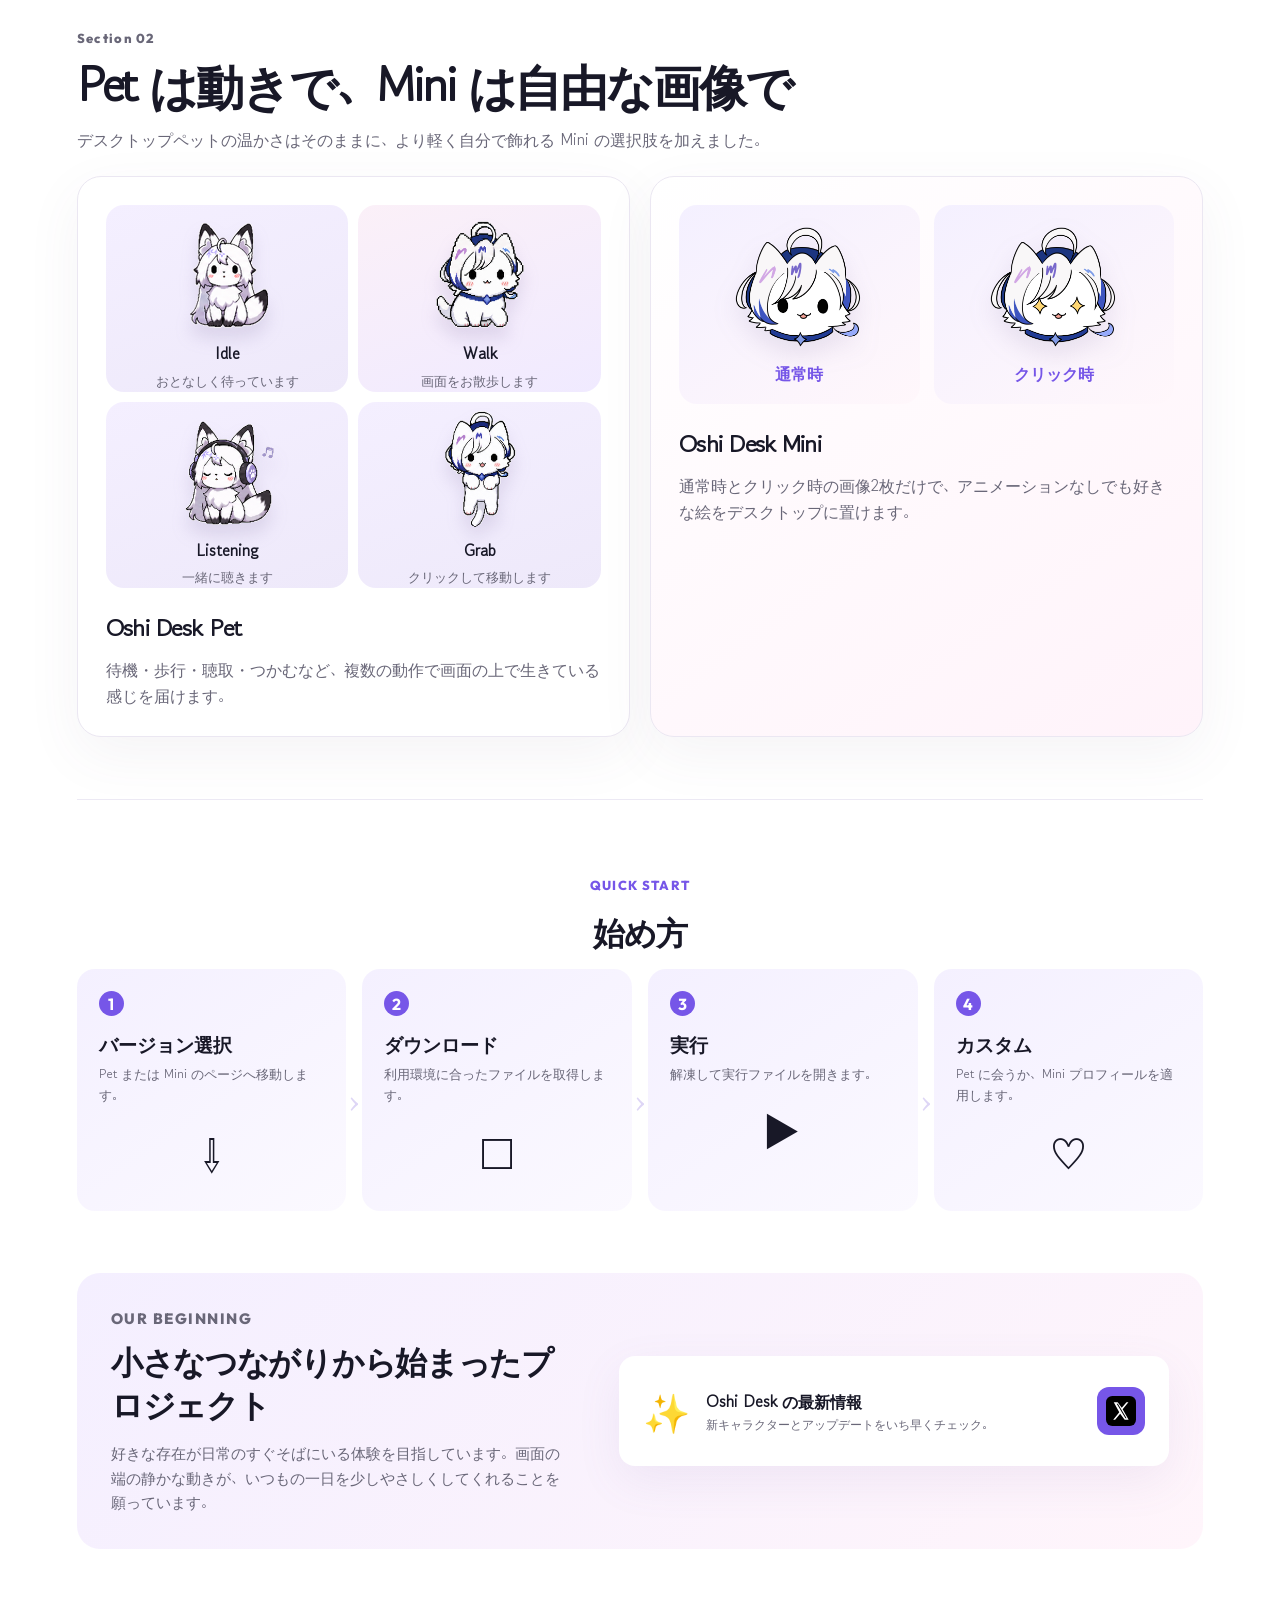
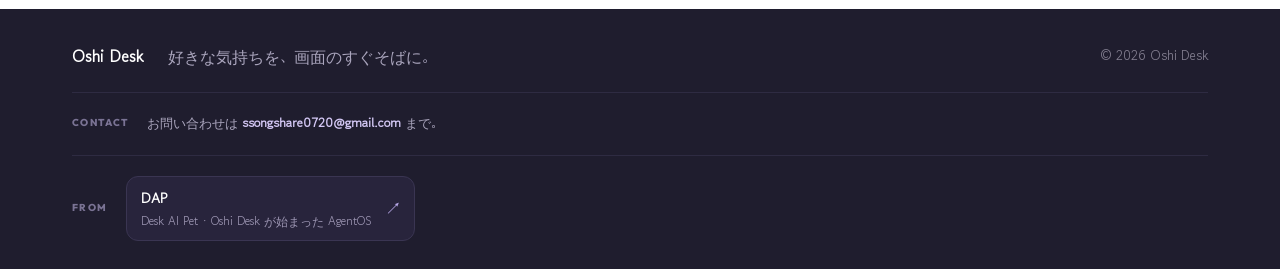
<file: ja/index.html>
<!doctype html>
<html lang="ja">
<head>
  <!-- Google tag (gtag.js) -->
  <script async src="https://www.googletagmanager.com/gtag/js?id=G-VL1D9DZ0NC"></script>
  <script>
    window.dataLayer = window.dataLayer || [];
    function gtag(){dataLayer.push(arguments);}
    gtag('js', new Date());

    gtag('config', 'G-VL1D9DZ0NC');
  </script>
  <meta charset="UTF-8">
  <meta name="viewport" content="width=device-width, initial-scale=1.0">
  <meta name="description" content="Oshi Desk は Windows と macOS で使える無料のデスクトップペットアプリです。Hebinyang と Ishalong を画面のそばに置けます。">
  <meta name="naver-site-verification" content="3d14a1d0fb0dc6d7c941adadced8a1a13a41ca13">
  <meta name="robots" content="index, follow">
  <meta name="theme-color" content="#fff6fb">
  <link rel="canonical" href="https://www.oshidesk.com/ja/">
  <link rel="alternate" hreflang="x-default" href="https://www.oshidesk.com/">
  <link rel="alternate" hreflang="ko" href="https://www.oshidesk.com/ko/">
  <link rel="alternate" hreflang="en" href="https://www.oshidesk.com/en/">
  <link rel="alternate" hreflang="ja" href="https://www.oshidesk.com/ja/">
  <link rel="alternate" hreflang="zh-Hant" href="https://www.oshidesk.com/zh-tw/">
  <link rel="alternate" type="text/plain" href="/llms.txt" title="LLM Content">
  <meta property="og:site_name" content="Oshi Desk">
  <meta property="og:locale" content="ja_JP">
  <meta property="og:title" content="Oshi Desk - Windows/macOS デスクトップペット">
  <meta property="og:description" content="好きなキャラクターと一緒に過ごせる無料の Windows/macOS デスクトップペットアプリ。">
  <meta property="og:type" content="website">
  <meta property="og:url" content="https://www.oshidesk.com/ja/">
  <meta property="og:image" content="https://www.oshidesk.com/assets/og.png">
  <meta property="og:image:width" content="1024">
  <meta property="og:image:height" content="537">
  <meta property="og:image:alt" content="Oshi Desk - Windows/macOS デスクトップペット preview image">
  <meta name="twitter:card" content="summary_large_image">
  <meta name="twitter:title" content="Oshi Desk - Windows/macOS デスクトップペット">
  <meta name="twitter:description" content="好きなキャラクターと一緒に過ごせる無料の Windows/macOS デスクトップペットアプリ。">
  <meta name="twitter:image" content="https://www.oshidesk.com/assets/og.png">
  <title>Oshi Desk - Windows/macOS デスクトップペット</title>
  <link rel="icon" href="/favicon.ico" sizes="any">
  <link rel="icon" href="/favicon-32.png" type="image/png" sizes="32x32">
  <link rel="icon" href="/favicon-16.png" type="image/png" sizes="16x16">
  <link rel="apple-touch-icon" href="/favicon-180.png">
  <link rel="preconnect" href="https://fonts.googleapis.com">
  <link rel="preconnect" href="https://fonts.gstatic.com" crossorigin>
  <link href="https://fonts.googleapis.com/css2?family=Gowun+Dodum&family=Outfit:wght@500;600;700;800&display=swap" rel="stylesheet">
  <script type="application/ld+json">
    {
      "@context": "https://schema.org",
      "@type": "SoftwareApplication",
      "name": "Oshi Desk",
      "description": "Oshi Desk は Windows と macOS で使える無料のデスクトップペットアプリです。Hebinyang と Ishalong を画面のそばに置けます。",
      "inLanguage": "ja",
      "url": "https://www.oshidesk.com/ja/",
      "image": "https://www.oshidesk.com/assets/og.png",
      "screenshot": "https://www.oshidesk.com/assets/og.png",
      "applicationCategory": "LifestyleApplication",
      "operatingSystem": "Windows, macOS",
      "softwareVersion": "0.2.4",
      "downloadUrl": [
        "https://github.com/Project-Undonghae/oshi-desk/releases/download/v0.2.4/OshiDesk-Hebi-0.2.4-portable-win64.exe",
        "https://github.com/Project-Undonghae/oshi-desk/releases/download/v0.2.4/OshiDesk-Hebi-0.2.4-macos-arm64.dmg",
        "https://github.com/Project-Undonghae/oshi-desk/releases/download/v0.2.4/OshiDesk-Hebi-0.2.4-macos-x64.dmg",
        "https://github.com/Project-Undonghae/oshi-desk/releases/download/v0.2.4/OshiDesk-Isha-0.2.4-portable-win64.exe",
        "https://github.com/Project-Undonghae/oshi-desk/releases/download/v0.2.4/OshiDesk-Isha-0.2.4-macos-arm64.dmg",
        "https://github.com/Project-Undonghae/oshi-desk/releases/download/v0.2.4/OshiDesk-Isha-0.2.4-macos-x64.dmg"
      ],
      "publisher": {
        "@type": "Organization",
        "name": "Oshi Desk",
        "url": "https://www.oshidesk.com/"
      },
      "offers": {
        "@type": "Offer",
        "price": "0",
        "priceCurrency": "USD"
      },
      "sameAs": [
        "https://x.com/Oshi_Desk"
      ]
    }
  </script>
  <script>
    (function () {
      try {
        var stored = localStorage.getItem('oshi-desk-theme');
        var dark = stored === 'dark' || (stored !== 'light' && window.matchMedia('(prefers-color-scheme: dark)').matches);
        document.documentElement.classList.add(dark ? 'dark' : 'light');
      } catch (e) {
        document.documentElement.classList.add('light');
      }
    })();
  </script>
  <link rel="stylesheet" href="/styles.css">
</head>
<body>
  <header class="site-header">
    <a class="brand" href="#top" data-i18n-attr="aria-label:brand.home" aria-label="Oshi Desk ホーム">
      <strong>Oshi Desk</strong>
      <span class="brand-tag" data-i18n="brand.tag">Unofficial Fan Project</span>
    </a>
    <div class="header-actions">
      <div class="lang-switcher">
        <button class="lang-toggle" id="langToggle" type="button" aria-haspopup="listbox" aria-expanded="false" aria-controls="langMenu" data-i18n-attr="aria-label:lang.label;title:lang.label" aria-label="言語" title="言語">
          <svg class="lang-icon" viewBox="0 0 20 20" aria-hidden="true"><path fill="currentColor" d="M10 2a8 8 0 1 0 0 16 8 8 0 0 0 0-16zm6.93 3.07a7 7 0 0 1 0 9.86 7 7 0 0 1-9.86 0 7 7 0 0 1 0-9.86 7 7 0 0 1 9.86 0zM10 4.5c-1.2 0-2.3.3-3.3.8.5.7.9 1.5 1.2 2.4h4.2c.3-.9.7-1.7 1.2-2.4-1-.5-2.1-.8-3.3-.8zm-4.1 2.2c-.4.8-.7 1.7-.8 2.6h3.5c-.1-.8-.3-1.6-.6-2.3-.5-.1-1-.1-1.5-.1-.5 0-1 .1-1.6.2zm8.2 0c-.6-.1-1.1-.2-1.6-.2s-1 .1-1.5.1c-.3.7-.5 1.5-.6 2.3h3.5c-.1-.9-.4-1.8-.8-2.6zM4.7 10c0 .9.1 1.8.3 2.6H8c-.1-.8-.1-1.7-.1-2.6s0-1.8.1-2.6H5c-.2.8-.3 1.7-.3 2.6zm5.3 0c0 .9.1 1.7.1 2.6s-.1 1.7-.1 2.6h2.6c.2-.8.3-1.7.3-2.6s-.1-1.8-.3-2.6h-2.6zm3.9 0c0-.9-.1-1.8-.3-2.6h2.4c.2.8.3 1.7.3 2.6s-.1 1.8-.3 2.6h-2.4c.2-.8.3-1.7.3-2.6zM8 13.4c.1.9.3 1.7.6 2.4.5.1 1 .1 1.5.1s1-.1 1.5-.1c.3-.7.5-1.5.6-2.4H8zm-2.7 2.6c.4.8.7 1.6.8 2.5 1-.5 2.1-.8 3.3-.8s2.3.3 3.3.8c.1-.9.4-1.7.8-2.5H5.3zm8.7 2.5c1-.5 2.1-.8 3.3-.8 1.2 0 2.3.3 3.3.8-.1-.9-.4-1.7-.8-2.5h-5.8c.4.8.7 1.6.8 2.5z"/></svg>
          <span class="lang-current" aria-hidden="true">JA</span>
        </button>
        <div class="lang-menu" id="langMenu" role="listbox" hidden>
          <button class="lang-option" type="button" role="option" data-lang="ko" aria-pressed="false" aria-selected="false" data-i18n="lang.ko">한국어</button>
          <button class="lang-option" type="button" role="option" data-lang="en" aria-pressed="false" aria-selected="false" data-i18n="lang.en">English</button>
          <button class="lang-option active" type="button" role="option" data-lang="ja" aria-pressed="true" aria-selected="true" data-i18n="lang.ja">日本語</button>
          <button class="lang-option" type="button" role="option" data-lang="zh-TW" aria-pressed="false" aria-selected="false" data-i18n="lang.zh-TW">繁體中文</button>
        </div>
      </div>
      <button class="theme-toggle" id="themeToggle" type="button" data-i18n-attr="aria-label:theme.toDark;title:theme.light" aria-label="ダークモードに切り替え" title="ライトモード">
        <svg class="theme-icon theme-icon-sun" viewBox="0 0 20 20" aria-hidden="true"><circle cx="10" cy="10" r="3.2" fill="currentColor"/><path fill="currentColor" d="M10 3.5a.8.8 0 0 1 .8.8V6a.8.8 0 1 1-1.6 0V4.3a.8.8 0 0 1 .8-.8zm0 11a.8.8 0 0 1 .8.8v1.7a.8.8 0 1 1-1.6 0V14.3a.8.8 0 0 1 .8-.8zM16.5 10a.8.8 0 0 1 .8.8.8.8 0 0 1-.8.8h-1.7a.8.8 0 1 1 0-1.6h1.7zm-11 0a.8.8 0 0 1 .8.8.8.8 0 0 1-.8.8H3.8a.8.8 0 1 1 0-1.6h1.7zM14.2 5.8a.8.8 0 0 1 1.1 0 .8.8 0 0 1 0 1.1l-1.2 1.2a.8.8 0 1 1-1.1-1.1l1.2-1.2zM5.9 14.1a.8.8 0 0 1 1.1 0 .8.8 0 0 1 0 1.1l-1.2 1.2a.8.8 0 0 1-1.1-1.1l1.2-1.2zM14.2 14.1a.8.8 0 0 1 0 1.1l-1.2 1.2a.8.8 0 1 1-1.1-1.1l1.2-1.2a.8.8 0 0 1 1.1 0zM5.9 5.8a.8.8 0 0 1 0 1.1L4.7 8.1a.8.8 0 1 1-1.1-1.1l1.2-1.2a.8.8 0 0 1 1.1 0z"/></svg>
        <svg class="theme-icon theme-icon-moon" viewBox="0 0 20 20" aria-hidden="true"><path fill="currentColor" d="M15.5 11.2a6.5 6.5 0 0 1-9.9-8.1A6.5 6.5 0 1 0 15.5 11.2z"/></svg>
      </button>
      <button class="menu-toggle" data-i18n-attr="aria-label:menu.open" aria-expanded="false" aria-label="メニューを開く">☰</button>
      <nav class="nav" data-i18n-attr="aria-label:nav.aria" aria-label="Main">
        <a href="#top" aria-current="page" data-i18n="nav.home">ホーム</a>
        <a href="/pet.html" data-i18n="nav.pet">Pet</a>
        <a href="/mini.html" data-i18n="nav.mini">Mini</a>
        <a href="/developer-notes.html" data-i18n="nav.notes">開発者ノート</a>
        <a href="/creators.html" data-i18n="nav.creators">クリエイター</a>
        <a href="/collaboration.html" data-i18n="nav.collaboration">コラボ案内</a>
      </nav>
    </div>
  </header>

  <main id="top">
    <section class="hero">
      <div class="hero-art" aria-hidden="true"></div>
      <div class="hero-characters">
        <figure><img src="/assets/heavinyang.png" data-i18n-attr="alt:hero.heavinyangAlt" alt="웃으며 손을 흔드는 헤비냥"><figcaption data-i18n="characters.hebi">헤비냥</figcaption></figure>
        <figure><img src="/assets/ishalong.png" data-i18n-attr="alt:hero.ishalongAlt" alt="하트를 보내는 이샤롱"><figcaption data-i18n="characters.isha">이샤롱</figcaption></figure>
      </div>
      <div class="hero-copy reveal">
        <p class="eyebrow">YOUR LITTLE DESKTOP FRIEND</p>
        <h1>Oshi <span>Desk</span></h1>
        <p class="hero-lead" data-i18n="hero.lead" data-i18n-html="true">좋아하는 사람과 늘,<br>함께할 수 있도록</p>
      </div>
    </section>

    <div class="page-shell">
      <section class="product-hub reveal" aria-labelledby="hub-title">
        <div class="hub-copy">
          <p class="section-label" data-i18n="hub.label">PRODUCT HUB</p>
          <h2 id="hub-title" data-i18n="hub.h2">Oshi Desk는 두 가지 방식으로 만날 수 있어요.</h2>
          <p data-i18n="hub.p">움직이는 데스크톱 펫이 필요한 분은 Pet을, 원하는 그림으로 가볍게 꾸미고 싶은 분은 Mini를 선택하세요.</p>
        </div>
        <div class="hub-cards">
          <article class="hub-card pet-card">
            <span class="hub-badge" data-i18n="hub.petBadge">Animated</span>
            <h3 data-i18n="hub.petTitle">Oshi Desk Pet</h3>
            <p data-i18n="hub.petP">헤비냥, 이샤롱처럼 움직이는 전용 캐릭터가 바탕화면 위에서 기다리고 반응합니다.</p>
            <a class="hub-link" href="/pet.html" data-i18n="hub.petLink">Oshi Desk Pet 다운로드 받기</a>
          </article>
          <article class="hub-card mini-card">
            <span class="hub-badge" data-i18n="hub.miniBadge">Custom</span>
            <h3 data-i18n="hub.miniTitle">Oshi Desk Mini</h3>
            <p data-i18n="hub.miniP">애니메이션 없이도 원하는 이미지 두 장과 버튼 아이콘만으로 나만의 오시를 만들 수 있습니다.</p>
            <a class="hub-link pink" href="/mini.html" data-i18n="hub.miniLink">Oshi Desk Mini 다운로드 받기</a>
          </article>
        </div>
      </section>

      <section class="feature section-grid reveal" id="quick-channel">
        <div class="section-copy">
          <p class="section-label">Section 01</p>
          <h2 data-i18n="channels.h2" data-i18n-html="true">자주 찾는 채널을<br>한 번의 클릭으로</h2>
          <p data-i18n="channels.p">캐릭터나 이미지에 연결된 플로팅 UI에서 영상, 음악, SNS와 커뮤니티 등 자주 방문하는 채널로 빠르게 이동할 수 있어요.</p>
        </div>
        <div class="channel-demo">
          <div class="demo-pet"><img src="/assets/heavinyang.png" data-i18n-attr="alt:channels.demoPetAlt" alt="헤비냥"></div>
          <div class="arrow">→</div>
          <div class="channel-panel">
            <div class="panel-title"><span>♡</span> <span data-i18n="channels.panelTitle">나의 Channel</span> <b>×</b></div>
            <div class="channel-grid">
              <button type="button" aria-label="YouTube"><span class="yt">▶</span>YouTube</button>
              <button type="button" aria-label="X"><span class="x">𝕏</span>X</button>
              <button type="button" aria-label="Spotify"><span class="sp">●</span>Spotify</button>
              <button type="button" aria-label="Instagram"><span class="ig">◎</span>Instagram</button>
              <button type="button" aria-label="TikTok"><span class="tk">♪</span>TikTok</button>
              <button type="button" aria-label="Community"><span class="co">♥</span>Community</button>
            </div>
          </div>
        </div>
      </section>

      <section class="feature reveal" id="product-features">
        <div class="section-headline">
          <p class="section-label" data-i18n="products.label">Section 02</p>
          <h2 data-i18n="products.h2">Pet은 움직임으로, Mini는 자유로운 이미지로</h2>
          <p data-i18n="products.p">기존 데스크톱 펫의 감성은 유지하고, 더 가볍게 직접 꾸밀 수 있는 Mini 선택지를 추가했습니다.</p>
        </div>
        <div class="feature-pair">
          <article class="feature-card">
            <div class="mood-grid compact">
              <article class="mood-card"><img class="pet-asset idle" src="/assets/idle.png" data-i18n-attr="alt:about.idleAlt" alt="대기 중인 이샤롱"><b>Idle</b><small data-i18n="about.idle">얌전히 기다려요</small></article>
              <article class="mood-card"><img class="pet-asset walk" src="/assets/walk.png" data-i18n-attr="alt:about.walkAlt" alt="산책하는 헤비냥"><b>Walk</b><small data-i18n="about.walk">화면을 산책해요</small></article>
              <article class="mood-card"><img class="pet-asset listening" src="/assets/listening.png" data-i18n-attr="alt:about.listeningAlt" alt="음악을 듣고 있는 이샤롱"><b>Listening</b><small data-i18n="about.listening">함께 들어요</small></article>
              <article class="mood-card"><img class="pet-asset happy" src="/assets/grabbed.png" data-i18n-attr="alt:about.grabAlt" alt="잡혀 있는 헤비냥"><b>Grab</b><small data-i18n="about.grab">클릭해서 이동해요</small></article>
            </div>
            <h3 data-i18n="products.petTitle">Oshi Desk Pet</h3>
            <p data-i18n="products.petP">대기, 걷기, 듣기, 잡기 등 여러 동작으로 바탕화면 위에서 살아 움직이는 느낌을 전합니다.</p>
          </article>
          <article class="feature-card mini-feature">
            <div class="mini-preview">
              <figure><img src="/assets/mini-idle.png" data-i18n-attr="alt:products.miniIdleAlt" alt="평상 시 예시"><figcaption data-i18n="products.miniIdle">평상 시</figcaption></figure>
              <figure><img src="/assets/mini-click.png" data-i18n-attr="alt:products.miniClickAlt" alt="클릭 시 예시"><figcaption data-i18n="products.miniClick">클릭 시</figcaption></figure>
            </div>
            <h3 data-i18n="products.miniTitle">Oshi Desk Mini</h3>
            <p data-i18n="products.miniP">평상 시와 클릭 시 이미지 두 장만 준비하면 애니메이션 없이도 원하는 그림을 데스크톱에 올릴 수 있습니다.</p>
          </article>
        </div>
      </section>

      <section class="install reveal" id="install">
        <p class="section-label center" data-i18n="install.label">QUICK START</p>
        <h2 data-i18n="install.h2">시작 방법</h2>
        <div class="steps">
          <article><i>1</i><h3 data-i18n="install.s1h">버전 선택</h3><p data-i18n="install.s1p">Pet 또는 Mini 페이지로 이동합니다.</p><span>⇩</span></article>
          <article><i>2</i><h3 data-i18n="install.s2h">다운로드</h3><p data-i18n="install.s2p">사용 환경에 맞는 파일을 내려받습니다.</p><span>□</span></article>
          <article><i>3</i><h3 data-i18n="install.s3h">실행</h3><p data-i18n="install.s3p">압축을 풀고 실행 파일을 엽니다.</p><span>▶</span></article>
          <article><i>4</i><h3 data-i18n="install.s4h">꾸미기</h3><p data-i18n="install.s4p">Pet을 만나거나 Mini 프로필을 적용합니다.</p><span>♡</span></article>
        </div>
      </section>

      <section class="project-note reveal">
        <div>
          <p class="section-label">OUR BEGINNING</p>
          <h2 data-i18n="project.h2">작은 연결에서 시작된 프로젝트</h2>
          <p data-i18n="project.p">좋아하는 존재가 일상 가까이에 머무는 경험을 목표로 합니다. 화면 한편의 조용한 움직임이 평범한 하루를 조금 더 다정하게 만들기를 바랍니다.</p>
        </div>
        <div class="project-link"><span>✨</span><div><b data-i18n="project.linkTitle">Oshi Desk 소식 받기</b><p data-i18n="project.linkDesc">새 캐릭터와 업데이트를 가장 먼저 확인하세요.</p></div><a class="x-link" href="https://x.com/Oshi_Desk" target="_blank" rel="noopener noreferrer" data-i18n-attr="aria-label:project.xAria" aria-label="X에서 Oshi Desk 소식 보기"><img src="/assets/x-icon.svg" alt=""></a></div>
      </section>
    </div>
  </main>

  <footer class="site-footer">
    <div class="footer-brand">
      <strong>Oshi Desk</strong>
      <span data-i18n="footer.tagline">好きな気持ちを、画面のすぐそばに。</span>
      <small>© 2026 Oshi Desk</small>
    </div>
    <div class="footer-contact">
      <p class="footer-origin-label">CONTACT</p>
      <p class="footer-contact-copy" data-i18n="footer.contact" data-i18n-html="true">お問い合わせは <a href="mailto:ssongshare0720@gmail.com">ssongshare0720@gmail.com</a> まで。</p>
    </div>
    <div class="footer-origin">
      <p class="footer-origin-label">FROM</p>
      <a class="footer-origin-link" href="https://project-undonghae.github.io/desk-ai-pet/" target="_blank" rel="noopener noreferrer" data-i18n-attr="aria-label:footer.originAria" aria-label="DAP、Desk AI Pet — Oshi Desk が生まれた AgentOS">
        <span class="footer-origin-copy">
          <b>DAP</b>
          <small data-i18n="footer.originDesc">Desk AI Pet · Oshi Desk が始まった AgentOS</small>
        </span>
        <span class="footer-origin-arrow" aria-hidden="true">↗</span>
      </a>
    </div>
  </footer>
  <div class="toast" role="status" aria-live="polite"></div>
  <script src="/i18n.js"></script>
  <script>initI18n();</script>
  <script src="/script.js"></script>
</body>
</html>
</file>
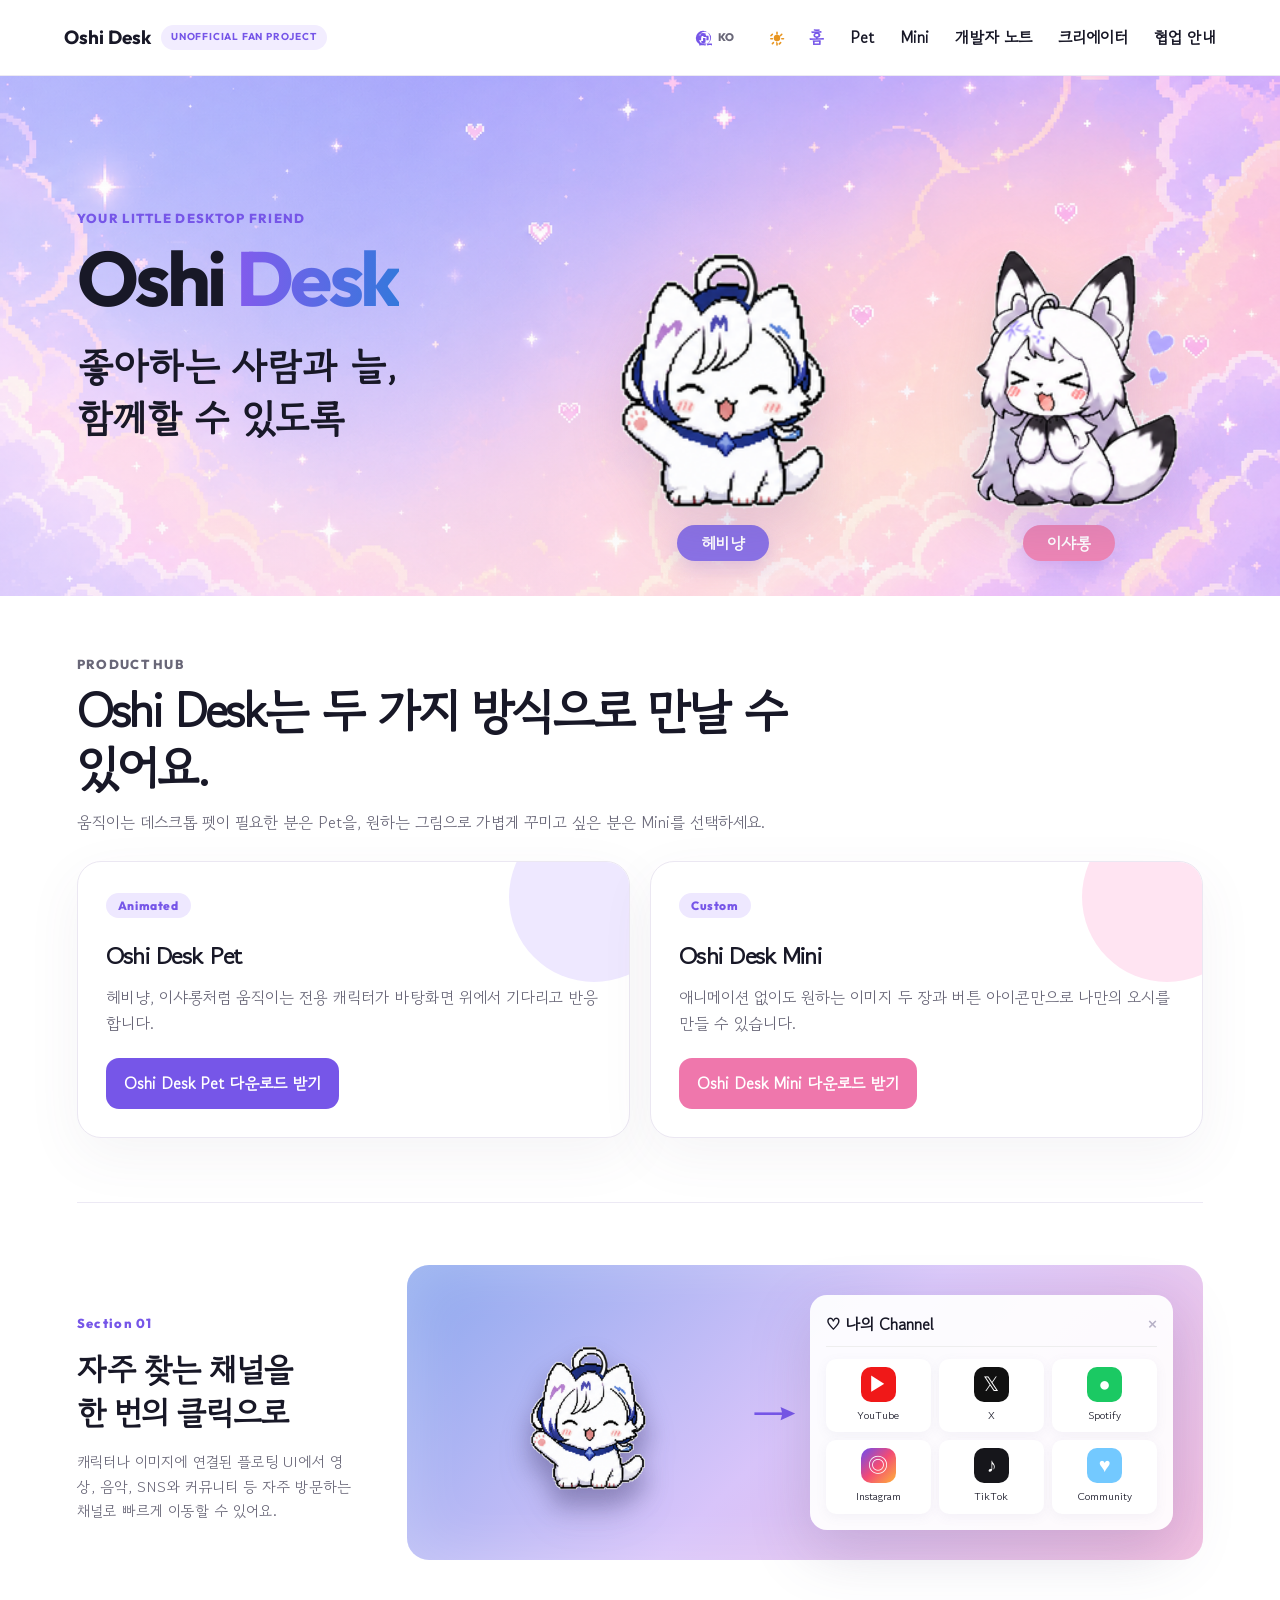
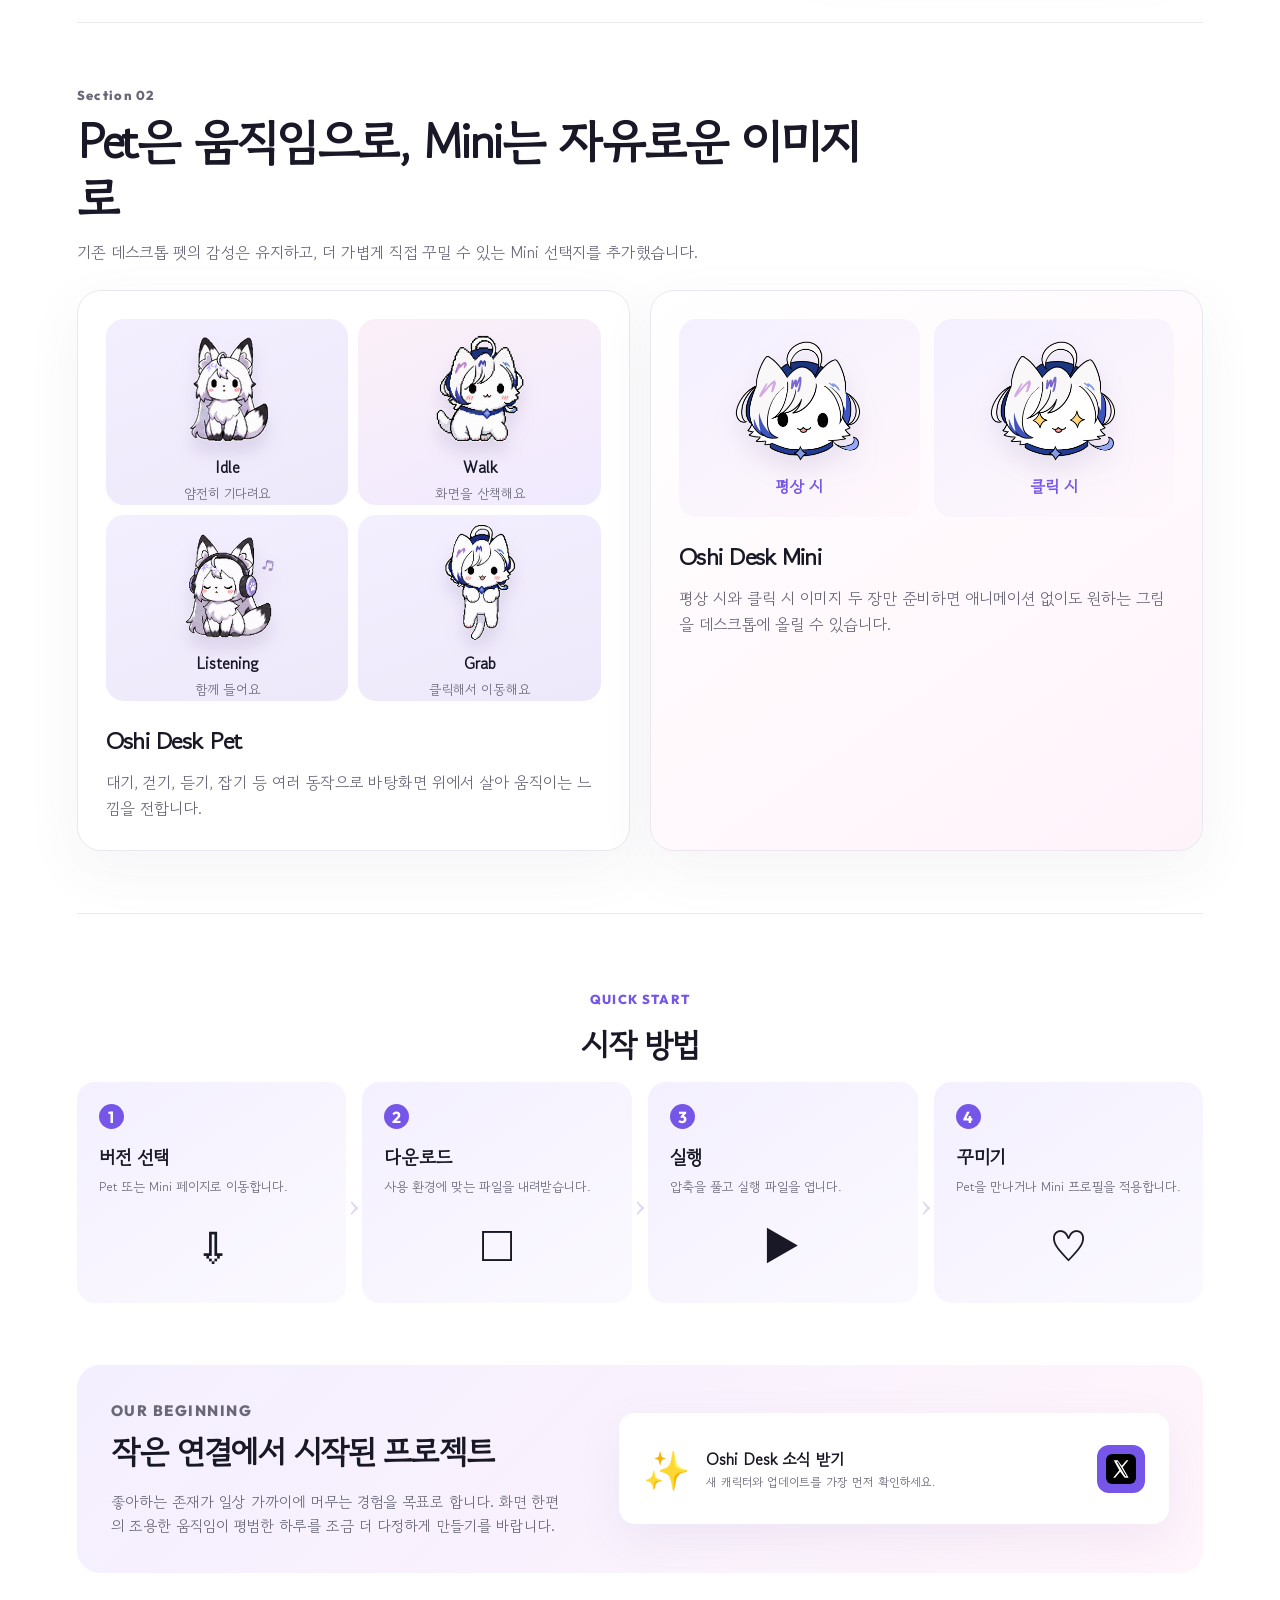
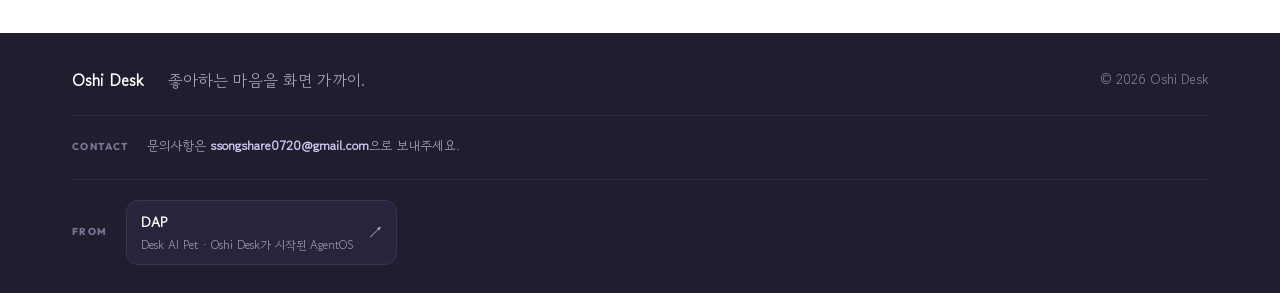
<file: ko/index.html>
<!doctype html>
<html lang="ko">
<head>
  <!-- Google tag (gtag.js) -->
  <script async src="https://www.googletagmanager.com/gtag/js?id=G-VL1D9DZ0NC"></script>
  <script>
    window.dataLayer = window.dataLayer || [];
    function gtag(){dataLayer.push(arguments);}
    gtag('js', new Date());

    gtag('config', 'G-VL1D9DZ0NC');
  </script>
  <meta charset="UTF-8">
  <meta name="viewport" content="width=device-width, initial-scale=1.0">
  <meta name="description" content="Oshi Desk는 Windows와 macOS에서 사용할 수 있는 무료 데스크톱 펫 앱입니다. 헤비냥과 이샤롱 캐릭터를 바탕화면 가까이에 두고 만나요.">
  <meta name="naver-site-verification" content="3d14a1d0fb0dc6d7c941adadced8a1a13a41ca13">
  <meta name="robots" content="index, follow">
  <meta name="theme-color" content="#fff6fb">
  <link rel="canonical" href="https://www.oshidesk.com/ko/">
  <link rel="alternate" hreflang="x-default" href="https://www.oshidesk.com/">
  <link rel="alternate" hreflang="ko" href="https://www.oshidesk.com/ko/">
  <link rel="alternate" hreflang="en" href="https://www.oshidesk.com/en/">
  <link rel="alternate" hreflang="ja" href="https://www.oshidesk.com/ja/">
  <link rel="alternate" hreflang="zh-Hant" href="https://www.oshidesk.com/zh-tw/">
  <link rel="alternate" type="text/plain" href="/llms.txt" title="LLM Content">
  <meta property="og:site_name" content="Oshi Desk">
  <meta property="og:locale" content="ko_KR">
  <meta property="og:title" content="Oshi Desk - Windows/macOS 데스크톱 펫">
  <meta property="og:description" content="좋아하는 캐릭터와 함께하는 무료 Windows/macOS 데스크톱 펫 앱.">
  <meta property="og:type" content="website">
  <meta property="og:url" content="https://www.oshidesk.com/ko/">
  <meta property="og:image" content="https://www.oshidesk.com/assets/og.png">
  <meta property="og:image:width" content="1024">
  <meta property="og:image:height" content="537">
  <meta property="og:image:alt" content="Oshi Desk - Windows/macOS 데스크톱 펫 preview image">
  <meta name="twitter:card" content="summary_large_image">
  <meta name="twitter:title" content="Oshi Desk - Windows/macOS 데스크톱 펫">
  <meta name="twitter:description" content="좋아하는 캐릭터와 함께하는 무료 Windows/macOS 데스크톱 펫 앱.">
  <meta name="twitter:image" content="https://www.oshidesk.com/assets/og.png">
  <title>Oshi Desk - Windows/macOS 데스크톱 펫</title>
  <link rel="icon" href="/favicon.ico" sizes="any">
  <link rel="icon" href="/favicon-32.png" type="image/png" sizes="32x32">
  <link rel="icon" href="/favicon-16.png" type="image/png" sizes="16x16">
  <link rel="apple-touch-icon" href="/favicon-180.png">
  <link rel="preconnect" href="https://fonts.googleapis.com">
  <link rel="preconnect" href="https://fonts.gstatic.com" crossorigin>
  <link href="https://fonts.googleapis.com/css2?family=Gowun+Dodum&family=Outfit:wght@500;600;700;800&display=swap" rel="stylesheet">
  <script type="application/ld+json">
    {
      "@context": "https://schema.org",
      "@type": "SoftwareApplication",
      "name": "Oshi Desk",
      "description": "Oshi Desk는 Windows와 macOS에서 사용할 수 있는 무료 데스크톱 펫 앱입니다. 헤비냥과 이샤롱 캐릭터를 바탕화면 가까이에 두고 만나요.",
      "inLanguage": "ko",
      "url": "https://www.oshidesk.com/ko/",
      "image": "https://www.oshidesk.com/assets/og.png",
      "screenshot": "https://www.oshidesk.com/assets/og.png",
      "applicationCategory": "LifestyleApplication",
      "operatingSystem": "Windows, macOS",
      "softwareVersion": "0.2.4",
      "downloadUrl": [
        "https://github.com/Project-Undonghae/oshi-desk/releases/download/v0.2.4/OshiDesk-Hebi-0.2.4-portable-win64.exe",
        "https://github.com/Project-Undonghae/oshi-desk/releases/download/v0.2.4/OshiDesk-Hebi-0.2.4-macos-arm64.dmg",
        "https://github.com/Project-Undonghae/oshi-desk/releases/download/v0.2.4/OshiDesk-Hebi-0.2.4-macos-x64.dmg",
        "https://github.com/Project-Undonghae/oshi-desk/releases/download/v0.2.4/OshiDesk-Isha-0.2.4-portable-win64.exe",
        "https://github.com/Project-Undonghae/oshi-desk/releases/download/v0.2.4/OshiDesk-Isha-0.2.4-macos-arm64.dmg",
        "https://github.com/Project-Undonghae/oshi-desk/releases/download/v0.2.4/OshiDesk-Isha-0.2.4-macos-x64.dmg"
      ],
      "publisher": {
        "@type": "Organization",
        "name": "Oshi Desk",
        "url": "https://www.oshidesk.com/"
      },
      "offers": {
        "@type": "Offer",
        "price": "0",
        "priceCurrency": "USD"
      },
      "sameAs": [
        "https://x.com/Oshi_Desk"
      ]
    }
  </script>
  <script>
    (function () {
      try {
        var stored = localStorage.getItem('oshi-desk-theme');
        var dark = stored === 'dark' || (stored !== 'light' && window.matchMedia('(prefers-color-scheme: dark)').matches);
        document.documentElement.classList.add(dark ? 'dark' : 'light');
      } catch (e) {
        document.documentElement.classList.add('light');
      }
    })();
  </script>
  <link rel="stylesheet" href="/styles.css">
</head>
<body>
  <header class="site-header">
    <a class="brand" href="#top" data-i18n-attr="aria-label:brand.home" aria-label="Oshi Desk 홈">
      <strong>Oshi Desk</strong>
      <span class="brand-tag" data-i18n="brand.tag">Unofficial Fan Project</span>
    </a>
    <div class="header-actions">
      <div class="lang-switcher">
        <button class="lang-toggle" id="langToggle" type="button" aria-haspopup="listbox" aria-expanded="false" aria-controls="langMenu" data-i18n-attr="aria-label:lang.label;title:lang.label" aria-label="언어" title="언어">
          <svg class="lang-icon" viewBox="0 0 20 20" aria-hidden="true"><path fill="currentColor" d="M10 2a8 8 0 1 0 0 16 8 8 0 0 0 0-16zm6.93 3.07a7 7 0 0 1 0 9.86 7 7 0 0 1-9.86 0 7 7 0 0 1 0-9.86 7 7 0 0 1 9.86 0zM10 4.5c-1.2 0-2.3.3-3.3.8.5.7.9 1.5 1.2 2.4h4.2c.3-.9.7-1.7 1.2-2.4-1-.5-2.1-.8-3.3-.8zm-4.1 2.2c-.4.8-.7 1.7-.8 2.6h3.5c-.1-.8-.3-1.6-.6-2.3-.5-.1-1-.1-1.5-.1-.5 0-1 .1-1.6.2zm8.2 0c-.6-.1-1.1-.2-1.6-.2s-1 .1-1.5.1c-.3.7-.5 1.5-.6 2.3h3.5c-.1-.9-.4-1.8-.8-2.6zM4.7 10c0 .9.1 1.8.3 2.6H8c-.1-.8-.1-1.7-.1-2.6s0-1.8.1-2.6H5c-.2.8-.3 1.7-.3 2.6zm5.3 0c0 .9.1 1.7.1 2.6s-.1 1.7-.1 2.6h2.6c.2-.8.3-1.7.3-2.6s-.1-1.8-.3-2.6h-2.6zm3.9 0c0-.9-.1-1.8-.3-2.6h2.4c.2.8.3 1.7.3 2.6s-.1 1.8-.3 2.6h-2.4c.2-.8.3-1.7.3-2.6zM8 13.4c.1.9.3 1.7.6 2.4.5.1 1 .1 1.5.1s1-.1 1.5-.1c.3-.7.5-1.5.6-2.4H8zm-2.7 2.6c.4.8.7 1.6.8 2.5 1-.5 2.1-.8 3.3-.8s2.3.3 3.3.8c.1-.9.4-1.7.8-2.5H5.3zm8.7 2.5c1-.5 2.1-.8 3.3-.8 1.2 0 2.3.3 3.3.8-.1-.9-.4-1.7-.8-2.5h-5.8c.4.8.7 1.6.8 2.5z"/></svg>
          <span class="lang-current" aria-hidden="true">KO</span>
        </button>
        <div class="lang-menu" id="langMenu" role="listbox" hidden>
          <button class="lang-option active" type="button" role="option" data-lang="ko" aria-pressed="true" aria-selected="true" data-i18n="lang.ko">한국어</button>
          <button class="lang-option" type="button" role="option" data-lang="en" aria-pressed="false" aria-selected="false" data-i18n="lang.en">English</button>
          <button class="lang-option" type="button" role="option" data-lang="ja" aria-pressed="false" aria-selected="false" data-i18n="lang.ja">日本語</button>
          <button class="lang-option" type="button" role="option" data-lang="zh-TW" aria-pressed="false" aria-selected="false" data-i18n="lang.zh-TW">繁體中文</button>
        </div>
      </div>
      <button class="theme-toggle" id="themeToggle" type="button" data-i18n-attr="aria-label:theme.toDark;title:theme.light" aria-label="다크모드로 전환" title="라이트 모드">
        <svg class="theme-icon theme-icon-sun" viewBox="0 0 20 20" aria-hidden="true"><circle cx="10" cy="10" r="3.2" fill="currentColor"/><path fill="currentColor" d="M10 3.5a.8.8 0 0 1 .8.8V6a.8.8 0 1 1-1.6 0V4.3a.8.8 0 0 1 .8-.8zm0 11a.8.8 0 0 1 .8.8v1.7a.8.8 0 1 1-1.6 0V14.3a.8.8 0 0 1 .8-.8zM16.5 10a.8.8 0 0 1 .8.8.8.8 0 0 1-.8.8h-1.7a.8.8 0 1 1 0-1.6h1.7zm-11 0a.8.8 0 0 1 .8.8.8.8 0 0 1-.8.8H3.8a.8.8 0 1 1 0-1.6h1.7zM14.2 5.8a.8.8 0 0 1 1.1 0 .8.8 0 0 1 0 1.1l-1.2 1.2a.8.8 0 1 1-1.1-1.1l1.2-1.2zM5.9 14.1a.8.8 0 0 1 1.1 0 .8.8 0 0 1 0 1.1l-1.2 1.2a.8.8 0 0 1-1.1-1.1l1.2-1.2zM14.2 14.1a.8.8 0 0 1 0 1.1l-1.2 1.2a.8.8 0 1 1-1.1-1.1l1.2-1.2a.8.8 0 0 1 1.1 0zM5.9 5.8a.8.8 0 0 1 0 1.1L4.7 8.1a.8.8 0 1 1-1.1-1.1l1.2-1.2a.8.8 0 0 1 1.1 0z"/></svg>
        <svg class="theme-icon theme-icon-moon" viewBox="0 0 20 20" aria-hidden="true"><path fill="currentColor" d="M15.5 11.2a6.5 6.5 0 0 1-9.9-8.1A6.5 6.5 0 1 0 15.5 11.2z"/></svg>
      </button>
      <button class="menu-toggle" data-i18n-attr="aria-label:menu.open" aria-expanded="false" aria-label="메뉴 열기">☰</button>
      <nav class="nav" data-i18n-attr="aria-label:nav.aria" aria-label="Main">
        <a href="#top" aria-current="page" data-i18n="nav.home">홈</a>
        <a href="/pet.html" data-i18n="nav.pet">Pet</a>
        <a href="/mini.html" data-i18n="nav.mini">Mini</a>
        <a href="/developer-notes.html" data-i18n="nav.notes">개발자 노트</a>
        <a href="/creators.html" data-i18n="nav.creators">크리에이터</a>
        <a href="/collaboration.html" data-i18n="nav.collaboration">협업 안내</a>
      </nav>
    </div>
  </header>

  <main id="top">
    <section class="hero">
      <div class="hero-art" aria-hidden="true"></div>
      <div class="hero-characters">
        <figure><img src="/assets/heavinyang.png" data-i18n-attr="alt:hero.heavinyangAlt" alt="웃으며 손을 흔드는 헤비냥"><figcaption data-i18n="characters.hebi">헤비냥</figcaption></figure>
        <figure><img src="/assets/ishalong.png" data-i18n-attr="alt:hero.ishalongAlt" alt="하트를 보내는 이샤롱"><figcaption data-i18n="characters.isha">이샤롱</figcaption></figure>
      </div>
      <div class="hero-copy reveal">
        <p class="eyebrow">YOUR LITTLE DESKTOP FRIEND</p>
        <h1>Oshi <span>Desk</span></h1>
        <p class="hero-lead" data-i18n="hero.lead" data-i18n-html="true">좋아하는 사람과 늘,<br>함께할 수 있도록</p>
      </div>
    </section>

    <div class="page-shell">
      <section class="product-hub reveal" aria-labelledby="hub-title">
        <div class="hub-copy">
          <p class="section-label" data-i18n="hub.label">PRODUCT HUB</p>
          <h2 id="hub-title" data-i18n="hub.h2">Oshi Desk는 두 가지 방식으로 만날 수 있어요.</h2>
          <p data-i18n="hub.p">움직이는 데스크톱 펫이 필요한 분은 Pet을, 원하는 그림으로 가볍게 꾸미고 싶은 분은 Mini를 선택하세요.</p>
        </div>
        <div class="hub-cards">
          <article class="hub-card pet-card">
            <span class="hub-badge" data-i18n="hub.petBadge">Animated</span>
            <h3 data-i18n="hub.petTitle">Oshi Desk Pet</h3>
            <p data-i18n="hub.petP">헤비냥, 이샤롱처럼 움직이는 전용 캐릭터가 바탕화면 위에서 기다리고 반응합니다.</p>
            <a class="hub-link" href="/pet.html" data-i18n="hub.petLink">Oshi Desk Pet 다운로드 받기</a>
          </article>
          <article class="hub-card mini-card">
            <span class="hub-badge" data-i18n="hub.miniBadge">Custom</span>
            <h3 data-i18n="hub.miniTitle">Oshi Desk Mini</h3>
            <p data-i18n="hub.miniP">애니메이션 없이도 원하는 이미지 두 장과 버튼 아이콘만으로 나만의 오시를 만들 수 있습니다.</p>
            <a class="hub-link pink" href="/mini.html" data-i18n="hub.miniLink">Oshi Desk Mini 다운로드 받기</a>
          </article>
        </div>
      </section>

      <section class="feature section-grid reveal" id="quick-channel">
        <div class="section-copy">
          <p class="section-label">Section 01</p>
          <h2 data-i18n="channels.h2" data-i18n-html="true">자주 찾는 채널을<br>한 번의 클릭으로</h2>
          <p data-i18n="channels.p">캐릭터나 이미지에 연결된 플로팅 UI에서 영상, 음악, SNS와 커뮤니티 등 자주 방문하는 채널로 빠르게 이동할 수 있어요.</p>
        </div>
        <div class="channel-demo">
          <div class="demo-pet"><img src="/assets/heavinyang.png" data-i18n-attr="alt:channels.demoPetAlt" alt="헤비냥"></div>
          <div class="arrow">→</div>
          <div class="channel-panel">
            <div class="panel-title"><span>♡</span> <span data-i18n="channels.panelTitle">나의 Channel</span> <b>×</b></div>
            <div class="channel-grid">
              <button type="button" aria-label="YouTube"><span class="yt">▶</span>YouTube</button>
              <button type="button" aria-label="X"><span class="x">𝕏</span>X</button>
              <button type="button" aria-label="Spotify"><span class="sp">●</span>Spotify</button>
              <button type="button" aria-label="Instagram"><span class="ig">◎</span>Instagram</button>
              <button type="button" aria-label="TikTok"><span class="tk">♪</span>TikTok</button>
              <button type="button" aria-label="Community"><span class="co">♥</span>Community</button>
            </div>
          </div>
        </div>
      </section>

      <section class="feature reveal" id="product-features">
        <div class="section-headline">
          <p class="section-label" data-i18n="products.label">Section 02</p>
          <h2 data-i18n="products.h2">Pet은 움직임으로, Mini는 자유로운 이미지로</h2>
          <p data-i18n="products.p">기존 데스크톱 펫의 감성은 유지하고, 더 가볍게 직접 꾸밀 수 있는 Mini 선택지를 추가했습니다.</p>
        </div>
        <div class="feature-pair">
          <article class="feature-card">
            <div class="mood-grid compact">
              <article class="mood-card"><img class="pet-asset idle" src="/assets/idle.png" data-i18n-attr="alt:about.idleAlt" alt="대기 중인 이샤롱"><b>Idle</b><small data-i18n="about.idle">얌전히 기다려요</small></article>
              <article class="mood-card"><img class="pet-asset walk" src="/assets/walk.png" data-i18n-attr="alt:about.walkAlt" alt="산책하는 헤비냥"><b>Walk</b><small data-i18n="about.walk">화면을 산책해요</small></article>
              <article class="mood-card"><img class="pet-asset listening" src="/assets/listening.png" data-i18n-attr="alt:about.listeningAlt" alt="음악을 듣고 있는 이샤롱"><b>Listening</b><small data-i18n="about.listening">함께 들어요</small></article>
              <article class="mood-card"><img class="pet-asset happy" src="/assets/grabbed.png" data-i18n-attr="alt:about.grabAlt" alt="잡혀 있는 헤비냥"><b>Grab</b><small data-i18n="about.grab">클릭해서 이동해요</small></article>
            </div>
            <h3 data-i18n="products.petTitle">Oshi Desk Pet</h3>
            <p data-i18n="products.petP">대기, 걷기, 듣기, 잡기 등 여러 동작으로 바탕화면 위에서 살아 움직이는 느낌을 전합니다.</p>
          </article>
          <article class="feature-card mini-feature">
            <div class="mini-preview">
              <figure><img src="/assets/mini-idle.png" data-i18n-attr="alt:products.miniIdleAlt" alt="평상 시 예시"><figcaption data-i18n="products.miniIdle">평상 시</figcaption></figure>
              <figure><img src="/assets/mini-click.png" data-i18n-attr="alt:products.miniClickAlt" alt="클릭 시 예시"><figcaption data-i18n="products.miniClick">클릭 시</figcaption></figure>
            </div>
            <h3 data-i18n="products.miniTitle">Oshi Desk Mini</h3>
            <p data-i18n="products.miniP">평상 시와 클릭 시 이미지 두 장만 준비하면 애니메이션 없이도 원하는 그림을 데스크톱에 올릴 수 있습니다.</p>
          </article>
        </div>
      </section>

      <section class="install reveal" id="install">
        <p class="section-label center" data-i18n="install.label">QUICK START</p>
        <h2 data-i18n="install.h2">시작 방법</h2>
        <div class="steps">
          <article><i>1</i><h3 data-i18n="install.s1h">버전 선택</h3><p data-i18n="install.s1p">Pet 또는 Mini 페이지로 이동합니다.</p><span>⇩</span></article>
          <article><i>2</i><h3 data-i18n="install.s2h">다운로드</h3><p data-i18n="install.s2p">사용 환경에 맞는 파일을 내려받습니다.</p><span>□</span></article>
          <article><i>3</i><h3 data-i18n="install.s3h">실행</h3><p data-i18n="install.s3p">압축을 풀고 실행 파일을 엽니다.</p><span>▶</span></article>
          <article><i>4</i><h3 data-i18n="install.s4h">꾸미기</h3><p data-i18n="install.s4p">Pet을 만나거나 Mini 프로필을 적용합니다.</p><span>♡</span></article>
        </div>
      </section>

      <section class="project-note reveal">
        <div>
          <p class="section-label">OUR BEGINNING</p>
          <h2 data-i18n="project.h2">작은 연결에서 시작된 프로젝트</h2>
          <p data-i18n="project.p">좋아하는 존재가 일상 가까이에 머무는 경험을 목표로 합니다. 화면 한편의 조용한 움직임이 평범한 하루를 조금 더 다정하게 만들기를 바랍니다.</p>
        </div>
        <div class="project-link"><span>✨</span><div><b data-i18n="project.linkTitle">Oshi Desk 소식 받기</b><p data-i18n="project.linkDesc">새 캐릭터와 업데이트를 가장 먼저 확인하세요.</p></div><a class="x-link" href="https://x.com/Oshi_Desk" target="_blank" rel="noopener noreferrer" data-i18n-attr="aria-label:project.xAria" aria-label="X에서 Oshi Desk 소식 보기"><img src="/assets/x-icon.svg" alt=""></a></div>
      </section>
    </div>
  </main>

  <footer class="site-footer">
    <div class="footer-brand">
      <strong>Oshi Desk</strong>
      <span data-i18n="footer.tagline">좋아하는 마음을 화면 가까이.</span>
      <small>© 2026 Oshi Desk</small>
    </div>
    <div class="footer-contact">
      <p class="footer-origin-label">CONTACT</p>
      <p class="footer-contact-copy" data-i18n="footer.contact" data-i18n-html="true">문의사항은 <a href="mailto:ssongshare0720@gmail.com">ssongshare0720@gmail.com</a>으로 보내주세요.</p>
    </div>
    <div class="footer-origin">
      <p class="footer-origin-label">FROM</p>
      <a class="footer-origin-link" href="https://project-undonghae.github.io/desk-ai-pet/" target="_blank" rel="noopener noreferrer" data-i18n-attr="aria-label:footer.originAria" aria-label="DAP, Desk AI Pet — Oshi Desk가 시작된 AgentOS">
        <span class="footer-origin-copy">
          <b>DAP</b>
          <small data-i18n="footer.originDesc">Desk AI Pet · Oshi Desk가 시작된 AgentOS</small>
        </span>
        <span class="footer-origin-arrow" aria-hidden="true">↗</span>
      </a>
    </div>
  </footer>
  <div class="toast" role="status" aria-live="polite"></div>
  <script src="/i18n.js"></script>
  <script>initI18n();</script>
  <script src="/script.js"></script>
</body>
</html>
</file>
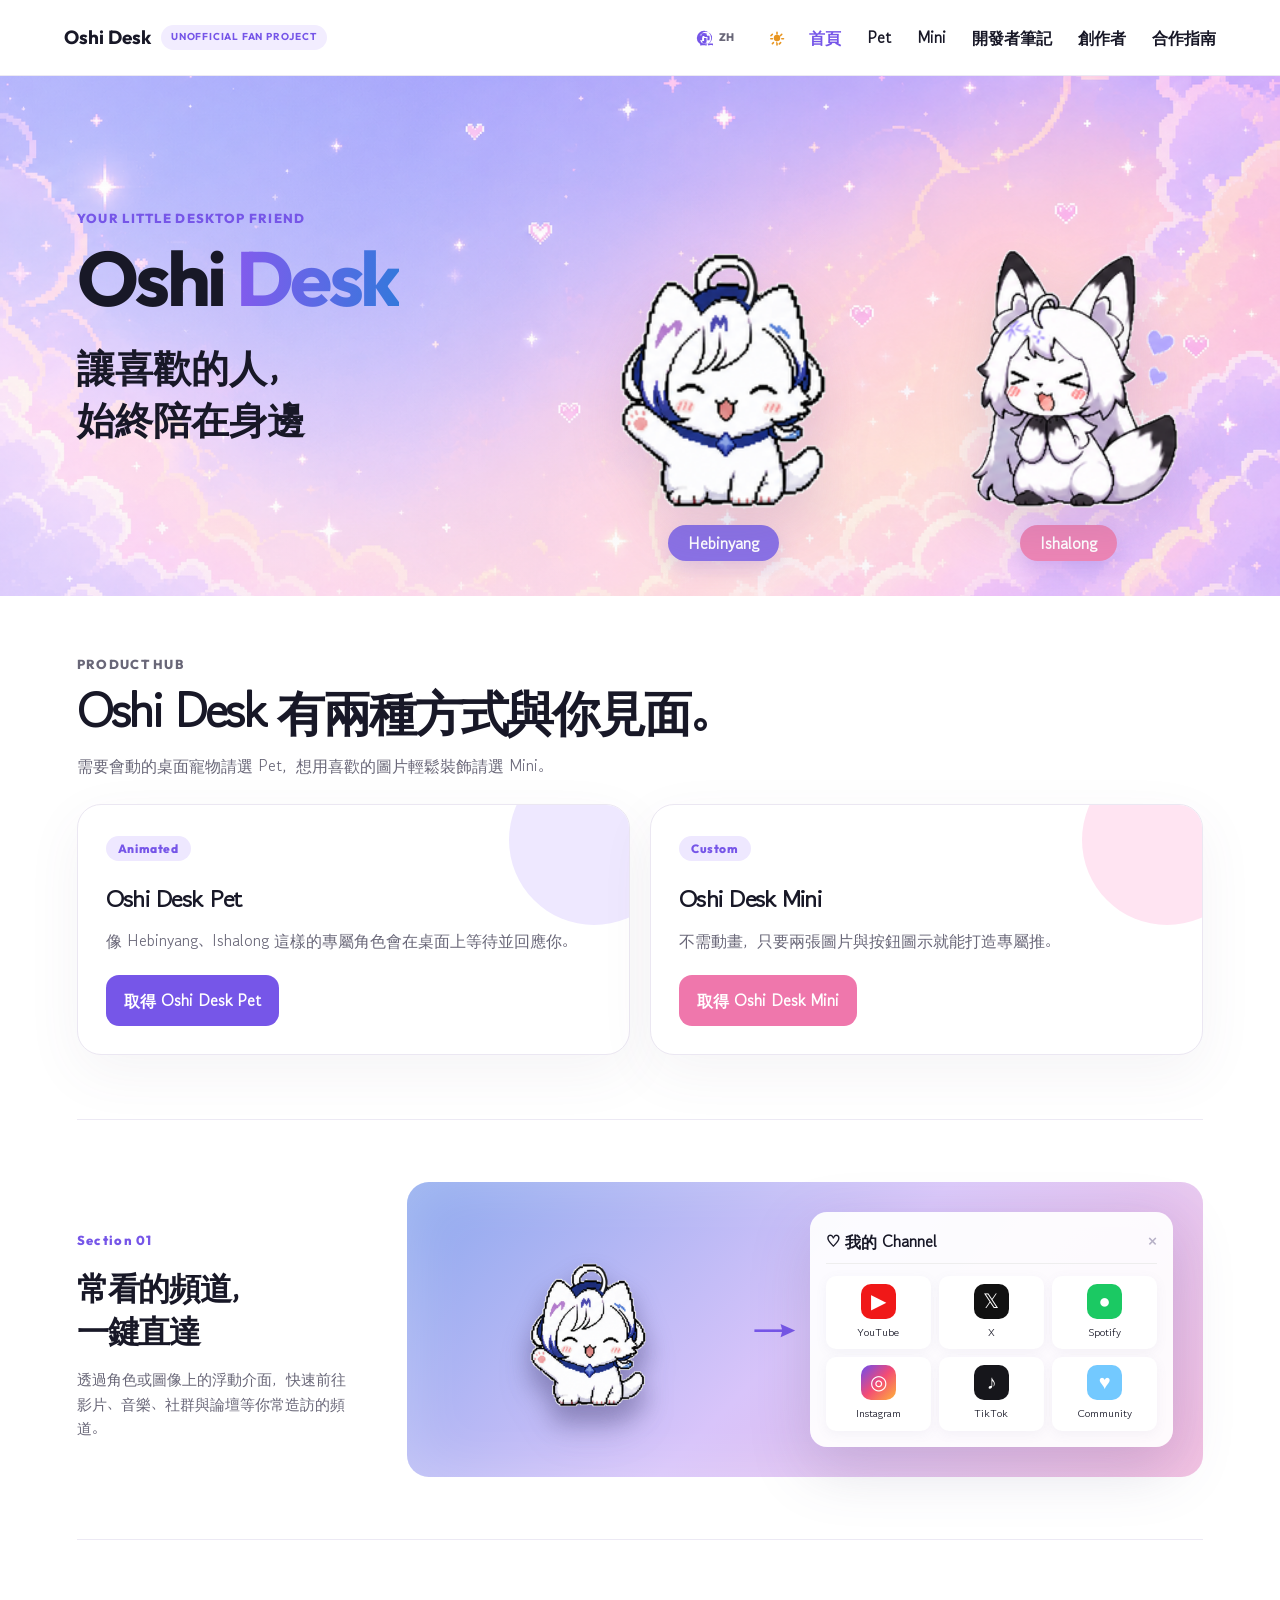
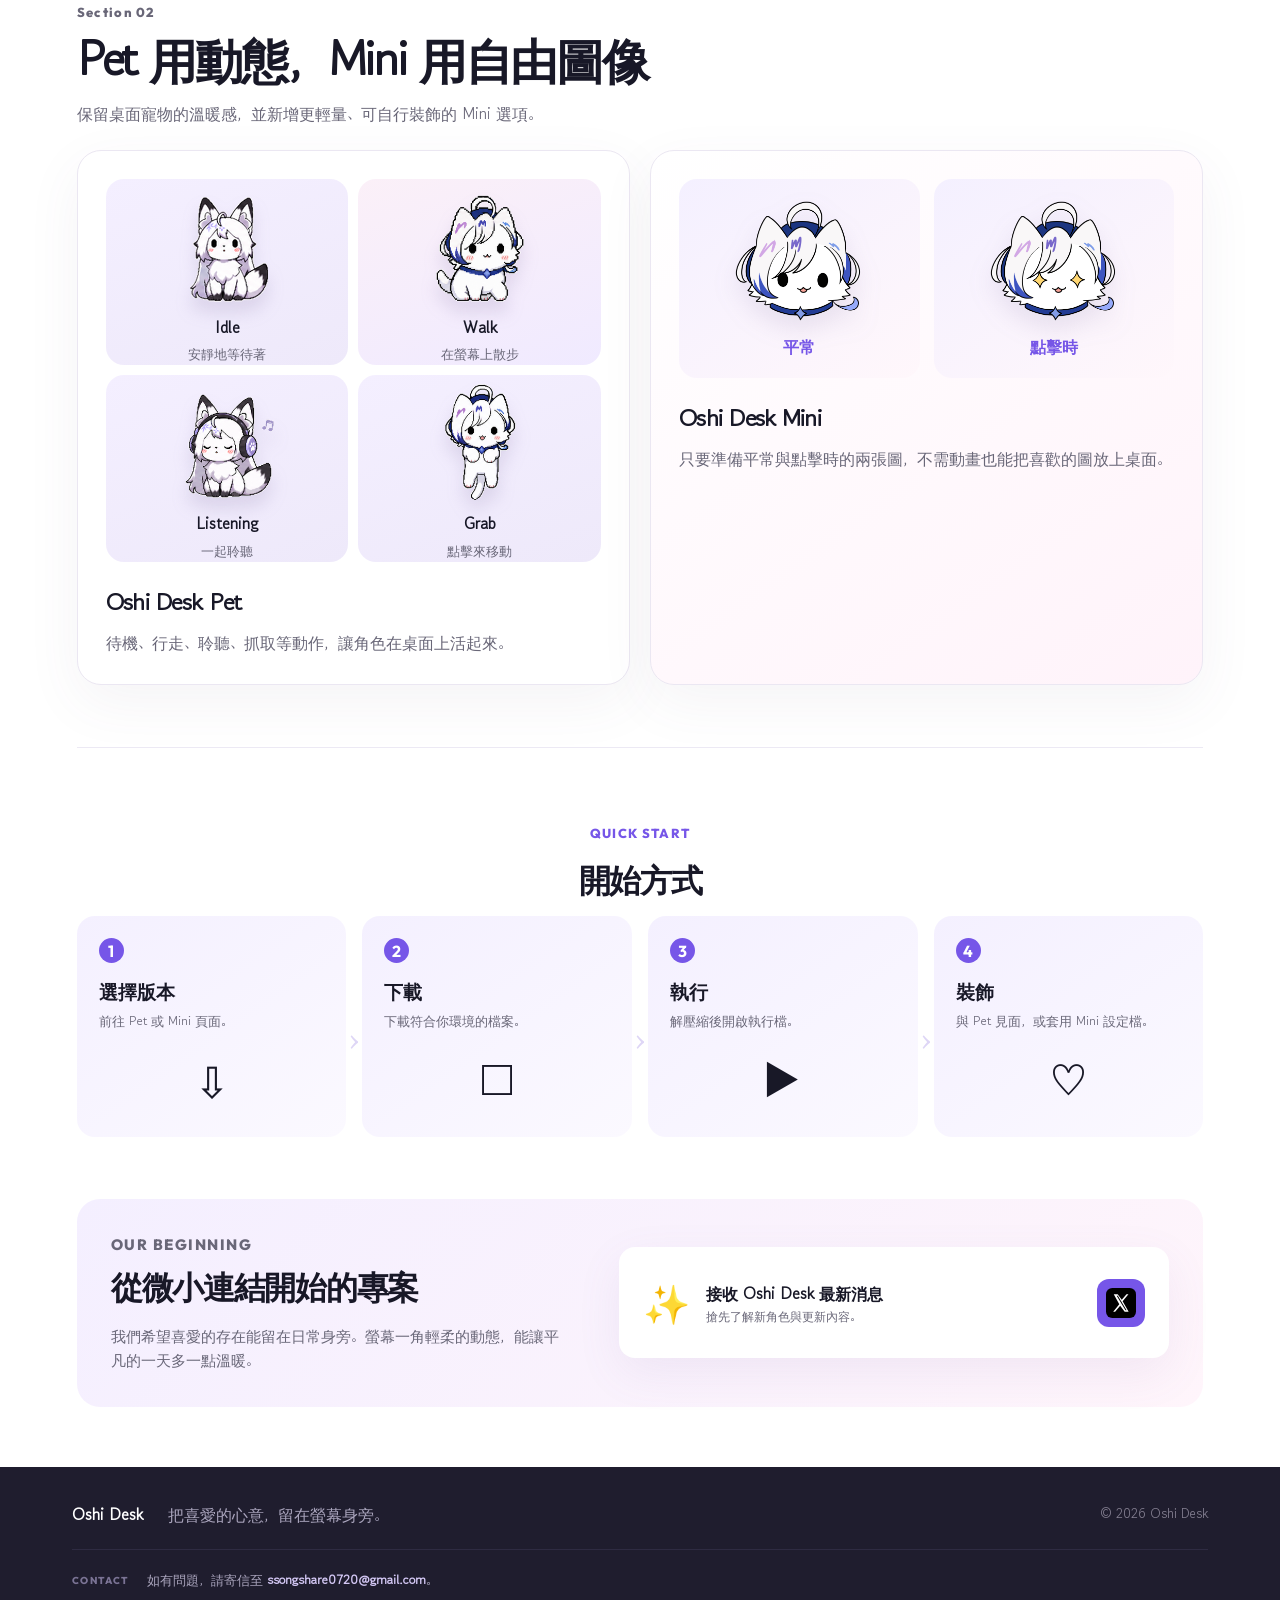
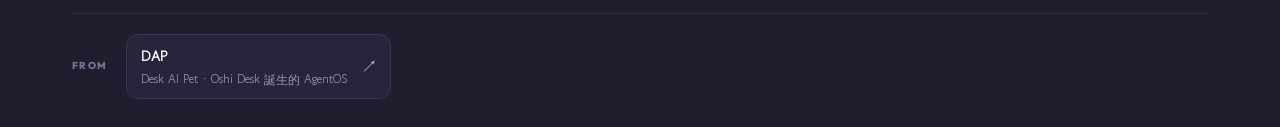
<file: zh-tw/index.html>
<!doctype html>
<html lang="zh-Hant">
<head>
  <!-- Google tag (gtag.js) -->
  <script async src="https://www.googletagmanager.com/gtag/js?id=G-VL1D9DZ0NC"></script>
  <script>
    window.dataLayer = window.dataLayer || [];
    function gtag(){dataLayer.push(arguments);}
    gtag('js', new Date());

    gtag('config', 'G-VL1D9DZ0NC');
  </script>
  <meta charset="UTF-8">
  <meta name="viewport" content="width=device-width, initial-scale=1.0">
  <meta name="description" content="Oshi Desk 是適用於 Windows 與 macOS 的免費桌面寵物 App，可將 Hebinyang 與 Ishalong 留在螢幕身旁。">
  <meta name="naver-site-verification" content="3d14a1d0fb0dc6d7c941adadced8a1a13a41ca13">
  <meta name="robots" content="index, follow">
  <meta name="theme-color" content="#fff6fb">
  <link rel="canonical" href="https://www.oshidesk.com/zh-tw/">
  <link rel="alternate" hreflang="x-default" href="https://www.oshidesk.com/">
  <link rel="alternate" hreflang="ko" href="https://www.oshidesk.com/ko/">
  <link rel="alternate" hreflang="en" href="https://www.oshidesk.com/en/">
  <link rel="alternate" hreflang="ja" href="https://www.oshidesk.com/ja/">
  <link rel="alternate" hreflang="zh-Hant" href="https://www.oshidesk.com/zh-tw/">
  <link rel="alternate" type="text/plain" href="/llms.txt" title="LLM Content">
  <meta property="og:site_name" content="Oshi Desk">
  <meta property="og:locale" content="zh_TW">
  <meta property="og:title" content="Oshi Desk - Windows/macOS 桌面寵物">
  <meta property="og:description" content="與喜愛角色同行的免費 Windows/macOS 桌面寵物 App。">
  <meta property="og:type" content="website">
  <meta property="og:url" content="https://www.oshidesk.com/zh-tw/">
  <meta property="og:image" content="https://www.oshidesk.com/assets/og.png">
  <meta property="og:image:width" content="1024">
  <meta property="og:image:height" content="537">
  <meta property="og:image:alt" content="Oshi Desk - Windows/macOS 桌面寵物 preview image">
  <meta name="twitter:card" content="summary_large_image">
  <meta name="twitter:title" content="Oshi Desk - Windows/macOS 桌面寵物">
  <meta name="twitter:description" content="與喜愛角色同行的免費 Windows/macOS 桌面寵物 App。">
  <meta name="twitter:image" content="https://www.oshidesk.com/assets/og.png">
  <title>Oshi Desk - Windows/macOS 桌面寵物</title>
  <link rel="icon" href="/favicon.ico" sizes="any">
  <link rel="icon" href="/favicon-32.png" type="image/png" sizes="32x32">
  <link rel="icon" href="/favicon-16.png" type="image/png" sizes="16x16">
  <link rel="apple-touch-icon" href="/favicon-180.png">
  <link rel="preconnect" href="https://fonts.googleapis.com">
  <link rel="preconnect" href="https://fonts.gstatic.com" crossorigin>
  <link href="https://fonts.googleapis.com/css2?family=Gowun+Dodum&family=Outfit:wght@500;600;700;800&display=swap" rel="stylesheet">
  <script type="application/ld+json">
    {
      "@context": "https://schema.org",
      "@type": "SoftwareApplication",
      "name": "Oshi Desk",
      "description": "Oshi Desk 是適用於 Windows 與 macOS 的免費桌面寵物 App，可將 Hebinyang 與 Ishalong 留在螢幕身旁。",
      "inLanguage": "zh-Hant",
      "url": "https://www.oshidesk.com/zh-tw/",
      "image": "https://www.oshidesk.com/assets/og.png",
      "screenshot": "https://www.oshidesk.com/assets/og.png",
      "applicationCategory": "LifestyleApplication",
      "operatingSystem": "Windows, macOS",
      "softwareVersion": "0.2.4",
      "downloadUrl": [
        "https://github.com/Project-Undonghae/oshi-desk/releases/download/v0.2.4/OshiDesk-Hebi-0.2.4-portable-win64.exe",
        "https://github.com/Project-Undonghae/oshi-desk/releases/download/v0.2.4/OshiDesk-Hebi-0.2.4-macos-arm64.dmg",
        "https://github.com/Project-Undonghae/oshi-desk/releases/download/v0.2.4/OshiDesk-Hebi-0.2.4-macos-x64.dmg",
        "https://github.com/Project-Undonghae/oshi-desk/releases/download/v0.2.4/OshiDesk-Isha-0.2.4-portable-win64.exe",
        "https://github.com/Project-Undonghae/oshi-desk/releases/download/v0.2.4/OshiDesk-Isha-0.2.4-macos-arm64.dmg",
        "https://github.com/Project-Undonghae/oshi-desk/releases/download/v0.2.4/OshiDesk-Isha-0.2.4-macos-x64.dmg"
      ],
      "publisher": {
        "@type": "Organization",
        "name": "Oshi Desk",
        "url": "https://www.oshidesk.com/"
      },
      "offers": {
        "@type": "Offer",
        "price": "0",
        "priceCurrency": "USD"
      },
      "sameAs": [
        "https://x.com/Oshi_Desk"
      ]
    }
  </script>
  <script>
    (function () {
      try {
        var stored = localStorage.getItem('oshi-desk-theme');
        var dark = stored === 'dark' || (stored !== 'light' && window.matchMedia('(prefers-color-scheme: dark)').matches);
        document.documentElement.classList.add(dark ? 'dark' : 'light');
      } catch (e) {
        document.documentElement.classList.add('light');
      }
    })();
  </script>
  <link rel="stylesheet" href="/styles.css">
</head>
<body>
  <header class="site-header">
    <a class="brand" href="#top" data-i18n-attr="aria-label:brand.home" aria-label="Oshi Desk 首頁">
      <strong>Oshi Desk</strong>
      <span class="brand-tag" data-i18n="brand.tag">Unofficial Fan Project</span>
    </a>
    <div class="header-actions">
      <div class="lang-switcher">
        <button class="lang-toggle" id="langToggle" type="button" aria-haspopup="listbox" aria-expanded="false" aria-controls="langMenu" data-i18n-attr="aria-label:lang.label;title:lang.label" aria-label="語言" title="語言">
          <svg class="lang-icon" viewBox="0 0 20 20" aria-hidden="true"><path fill="currentColor" d="M10 2a8 8 0 1 0 0 16 8 8 0 0 0 0-16zm6.93 3.07a7 7 0 0 1 0 9.86 7 7 0 0 1-9.86 0 7 7 0 0 1 0-9.86 7 7 0 0 1 9.86 0zM10 4.5c-1.2 0-2.3.3-3.3.8.5.7.9 1.5 1.2 2.4h4.2c.3-.9.7-1.7 1.2-2.4-1-.5-2.1-.8-3.3-.8zm-4.1 2.2c-.4.8-.7 1.7-.8 2.6h3.5c-.1-.8-.3-1.6-.6-2.3-.5-.1-1-.1-1.5-.1-.5 0-1 .1-1.6.2zm8.2 0c-.6-.1-1.1-.2-1.6-.2s-1 .1-1.5.1c-.3.7-.5 1.5-.6 2.3h3.5c-.1-.9-.4-1.8-.8-2.6zM4.7 10c0 .9.1 1.8.3 2.6H8c-.1-.8-.1-1.7-.1-2.6s0-1.8.1-2.6H5c-.2.8-.3 1.7-.3 2.6zm5.3 0c0 .9.1 1.7.1 2.6s-.1 1.7-.1 2.6h2.6c.2-.8.3-1.7.3-2.6s-.1-1.8-.3-2.6h-2.6zm3.9 0c0-.9-.1-1.8-.3-2.6h2.4c.2.8.3 1.7.3 2.6s-.1 1.8-.3 2.6h-2.4c.2-.8.3-1.7.3-2.6zM8 13.4c.1.9.3 1.7.6 2.4.5.1 1 .1 1.5.1s1-.1 1.5-.1c.3-.7.5-1.5.6-2.4H8zm-2.7 2.6c.4.8.7 1.6.8 2.5 1-.5 2.1-.8 3.3-.8s2.3.3 3.3.8c.1-.9.4-1.7.8-2.5H5.3zm8.7 2.5c1-.5 2.1-.8 3.3-.8 1.2 0 2.3.3 3.3.8-.1-.9-.4-1.7-.8-2.5h-5.8c.4.8.7 1.6.8 2.5z"/></svg>
          <span class="lang-current" aria-hidden="true">ZH</span>
        </button>
        <div class="lang-menu" id="langMenu" role="listbox" hidden>
          <button class="lang-option" type="button" role="option" data-lang="ko" aria-pressed="false" aria-selected="false" data-i18n="lang.ko">한국어</button>
          <button class="lang-option" type="button" role="option" data-lang="en" aria-pressed="false" aria-selected="false" data-i18n="lang.en">English</button>
          <button class="lang-option" type="button" role="option" data-lang="ja" aria-pressed="false" aria-selected="false" data-i18n="lang.ja">日本語</button>
          <button class="lang-option active" type="button" role="option" data-lang="zh-TW" aria-pressed="true" aria-selected="true" data-i18n="lang.zh-TW">繁體中文</button>
        </div>
      </div>
      <button class="theme-toggle" id="themeToggle" type="button" data-i18n-attr="aria-label:theme.toDark;title:theme.light" aria-label="切換至深色模式" title="淺色模式">
        <svg class="theme-icon theme-icon-sun" viewBox="0 0 20 20" aria-hidden="true"><circle cx="10" cy="10" r="3.2" fill="currentColor"/><path fill="currentColor" d="M10 3.5a.8.8 0 0 1 .8.8V6a.8.8 0 1 1-1.6 0V4.3a.8.8 0 0 1 .8-.8zm0 11a.8.8 0 0 1 .8.8v1.7a.8.8 0 1 1-1.6 0V14.3a.8.8 0 0 1 .8-.8zM16.5 10a.8.8 0 0 1 .8.8.8.8 0 0 1-.8.8h-1.7a.8.8 0 1 1 0-1.6h1.7zm-11 0a.8.8 0 0 1 .8.8.8.8 0 0 1-.8.8H3.8a.8.8 0 1 1 0-1.6h1.7zM14.2 5.8a.8.8 0 0 1 1.1 0 .8.8 0 0 1 0 1.1l-1.2 1.2a.8.8 0 1 1-1.1-1.1l1.2-1.2zM5.9 14.1a.8.8 0 0 1 1.1 0 .8.8 0 0 1 0 1.1l-1.2 1.2a.8.8 0 0 1-1.1-1.1l1.2-1.2zM14.2 14.1a.8.8 0 0 1 0 1.1l-1.2 1.2a.8.8 0 1 1-1.1-1.1l1.2-1.2a.8.8 0 0 1 1.1 0zM5.9 5.8a.8.8 0 0 1 0 1.1L4.7 8.1a.8.8 0 1 1-1.1-1.1l1.2-1.2a.8.8 0 0 1 1.1 0z"/></svg>
        <svg class="theme-icon theme-icon-moon" viewBox="0 0 20 20" aria-hidden="true"><path fill="currentColor" d="M15.5 11.2a6.5 6.5 0 0 1-9.9-8.1A6.5 6.5 0 1 0 15.5 11.2z"/></svg>
      </button>
      <button class="menu-toggle" data-i18n-attr="aria-label:menu.open" aria-expanded="false" aria-label="開啟選單">☰</button>
      <nav class="nav" data-i18n-attr="aria-label:nav.aria" aria-label="Main">
        <a href="#top" aria-current="page" data-i18n="nav.home">首頁</a>
        <a href="/pet.html" data-i18n="nav.pet">Pet</a>
        <a href="/mini.html" data-i18n="nav.mini">Mini</a>
        <a href="/developer-notes.html" data-i18n="nav.notes">開發者筆記</a>
        <a href="/creators.html" data-i18n="nav.creators">創作者</a>
        <a href="/collaboration.html" data-i18n="nav.collaboration">合作指南</a>
      </nav>
    </div>
  </header>

  <main id="top">
    <section class="hero">
      <div class="hero-art" aria-hidden="true"></div>
      <div class="hero-characters">
        <figure><img src="/assets/heavinyang.png" data-i18n-attr="alt:hero.heavinyangAlt" alt="웃으며 손을 흔드는 헤비냥"><figcaption data-i18n="characters.hebi">헤비냥</figcaption></figure>
        <figure><img src="/assets/ishalong.png" data-i18n-attr="alt:hero.ishalongAlt" alt="하트를 보내는 이샤롱"><figcaption data-i18n="characters.isha">이샤롱</figcaption></figure>
      </div>
      <div class="hero-copy reveal">
        <p class="eyebrow">YOUR LITTLE DESKTOP FRIEND</p>
        <h1>Oshi <span>Desk</span></h1>
        <p class="hero-lead" data-i18n="hero.lead" data-i18n-html="true">좋아하는 사람과 늘,<br>함께할 수 있도록</p>
      </div>
    </section>

    <div class="page-shell">
      <section class="product-hub reveal" aria-labelledby="hub-title">
        <div class="hub-copy">
          <p class="section-label" data-i18n="hub.label">PRODUCT HUB</p>
          <h2 id="hub-title" data-i18n="hub.h2">Oshi Desk는 두 가지 방식으로 만날 수 있어요.</h2>
          <p data-i18n="hub.p">움직이는 데스크톱 펫이 필요한 분은 Pet을, 원하는 그림으로 가볍게 꾸미고 싶은 분은 Mini를 선택하세요.</p>
        </div>
        <div class="hub-cards">
          <article class="hub-card pet-card">
            <span class="hub-badge" data-i18n="hub.petBadge">Animated</span>
            <h3 data-i18n="hub.petTitle">Oshi Desk Pet</h3>
            <p data-i18n="hub.petP">헤비냥, 이샤롱처럼 움직이는 전용 캐릭터가 바탕화면 위에서 기다리고 반응합니다.</p>
            <a class="hub-link" href="/pet.html" data-i18n="hub.petLink">Oshi Desk Pet 다운로드 받기</a>
          </article>
          <article class="hub-card mini-card">
            <span class="hub-badge" data-i18n="hub.miniBadge">Custom</span>
            <h3 data-i18n="hub.miniTitle">Oshi Desk Mini</h3>
            <p data-i18n="hub.miniP">애니메이션 없이도 원하는 이미지 두 장과 버튼 아이콘만으로 나만의 오시를 만들 수 있습니다.</p>
            <a class="hub-link pink" href="/mini.html" data-i18n="hub.miniLink">Oshi Desk Mini 다운로드 받기</a>
          </article>
        </div>
      </section>

      <section class="feature section-grid reveal" id="quick-channel">
        <div class="section-copy">
          <p class="section-label">Section 01</p>
          <h2 data-i18n="channels.h2" data-i18n-html="true">자주 찾는 채널을<br>한 번의 클릭으로</h2>
          <p data-i18n="channels.p">캐릭터나 이미지에 연결된 플로팅 UI에서 영상, 음악, SNS와 커뮤니티 등 자주 방문하는 채널로 빠르게 이동할 수 있어요.</p>
        </div>
        <div class="channel-demo">
          <div class="demo-pet"><img src="/assets/heavinyang.png" data-i18n-attr="alt:channels.demoPetAlt" alt="헤비냥"></div>
          <div class="arrow">→</div>
          <div class="channel-panel">
            <div class="panel-title"><span>♡</span> <span data-i18n="channels.panelTitle">나의 Channel</span> <b>×</b></div>
            <div class="channel-grid">
              <button type="button" aria-label="YouTube"><span class="yt">▶</span>YouTube</button>
              <button type="button" aria-label="X"><span class="x">𝕏</span>X</button>
              <button type="button" aria-label="Spotify"><span class="sp">●</span>Spotify</button>
              <button type="button" aria-label="Instagram"><span class="ig">◎</span>Instagram</button>
              <button type="button" aria-label="TikTok"><span class="tk">♪</span>TikTok</button>
              <button type="button" aria-label="Community"><span class="co">♥</span>Community</button>
            </div>
          </div>
        </div>
      </section>

      <section class="feature reveal" id="product-features">
        <div class="section-headline">
          <p class="section-label" data-i18n="products.label">Section 02</p>
          <h2 data-i18n="products.h2">Pet은 움직임으로, Mini는 자유로운 이미지로</h2>
          <p data-i18n="products.p">기존 데스크톱 펫의 감성은 유지하고, 더 가볍게 직접 꾸밀 수 있는 Mini 선택지를 추가했습니다.</p>
        </div>
        <div class="feature-pair">
          <article class="feature-card">
            <div class="mood-grid compact">
              <article class="mood-card"><img class="pet-asset idle" src="/assets/idle.png" data-i18n-attr="alt:about.idleAlt" alt="대기 중인 이샤롱"><b>Idle</b><small data-i18n="about.idle">얌전히 기다려요</small></article>
              <article class="mood-card"><img class="pet-asset walk" src="/assets/walk.png" data-i18n-attr="alt:about.walkAlt" alt="산책하는 헤비냥"><b>Walk</b><small data-i18n="about.walk">화면을 산책해요</small></article>
              <article class="mood-card"><img class="pet-asset listening" src="/assets/listening.png" data-i18n-attr="alt:about.listeningAlt" alt="음악을 듣고 있는 이샤롱"><b>Listening</b><small data-i18n="about.listening">함께 들어요</small></article>
              <article class="mood-card"><img class="pet-asset happy" src="/assets/grabbed.png" data-i18n-attr="alt:about.grabAlt" alt="잡혀 있는 헤비냥"><b>Grab</b><small data-i18n="about.grab">클릭해서 이동해요</small></article>
            </div>
            <h3 data-i18n="products.petTitle">Oshi Desk Pet</h3>
            <p data-i18n="products.petP">대기, 걷기, 듣기, 잡기 등 여러 동작으로 바탕화면 위에서 살아 움직이는 느낌을 전합니다.</p>
          </article>
          <article class="feature-card mini-feature">
            <div class="mini-preview">
              <figure><img src="/assets/mini-idle.png" data-i18n-attr="alt:products.miniIdleAlt" alt="평상 시 예시"><figcaption data-i18n="products.miniIdle">평상 시</figcaption></figure>
              <figure><img src="/assets/mini-click.png" data-i18n-attr="alt:products.miniClickAlt" alt="클릭 시 예시"><figcaption data-i18n="products.miniClick">클릭 시</figcaption></figure>
            </div>
            <h3 data-i18n="products.miniTitle">Oshi Desk Mini</h3>
            <p data-i18n="products.miniP">평상 시와 클릭 시 이미지 두 장만 준비하면 애니메이션 없이도 원하는 그림을 데스크톱에 올릴 수 있습니다.</p>
          </article>
        </div>
      </section>

      <section class="install reveal" id="install">
        <p class="section-label center" data-i18n="install.label">QUICK START</p>
        <h2 data-i18n="install.h2">시작 방법</h2>
        <div class="steps">
          <article><i>1</i><h3 data-i18n="install.s1h">버전 선택</h3><p data-i18n="install.s1p">Pet 또는 Mini 페이지로 이동합니다.</p><span>⇩</span></article>
          <article><i>2</i><h3 data-i18n="install.s2h">다운로드</h3><p data-i18n="install.s2p">사용 환경에 맞는 파일을 내려받습니다.</p><span>□</span></article>
          <article><i>3</i><h3 data-i18n="install.s3h">실행</h3><p data-i18n="install.s3p">압축을 풀고 실행 파일을 엽니다.</p><span>▶</span></article>
          <article><i>4</i><h3 data-i18n="install.s4h">꾸미기</h3><p data-i18n="install.s4p">Pet을 만나거나 Mini 프로필을 적용합니다.</p><span>♡</span></article>
        </div>
      </section>

      <section class="project-note reveal">
        <div>
          <p class="section-label">OUR BEGINNING</p>
          <h2 data-i18n="project.h2">작은 연결에서 시작된 프로젝트</h2>
          <p data-i18n="project.p">좋아하는 존재가 일상 가까이에 머무는 경험을 목표로 합니다. 화면 한편의 조용한 움직임이 평범한 하루를 조금 더 다정하게 만들기를 바랍니다.</p>
        </div>
        <div class="project-link"><span>✨</span><div><b data-i18n="project.linkTitle">Oshi Desk 소식 받기</b><p data-i18n="project.linkDesc">새 캐릭터와 업데이트를 가장 먼저 확인하세요.</p></div><a class="x-link" href="https://x.com/Oshi_Desk" target="_blank" rel="noopener noreferrer" data-i18n-attr="aria-label:project.xAria" aria-label="X에서 Oshi Desk 소식 보기"><img src="/assets/x-icon.svg" alt=""></a></div>
      </section>
    </div>
  </main>

  <footer class="site-footer">
    <div class="footer-brand">
      <strong>Oshi Desk</strong>
      <span data-i18n="footer.tagline">把喜愛的心意，留在螢幕身旁。</span>
      <small>© 2026 Oshi Desk</small>
    </div>
    <div class="footer-contact">
      <p class="footer-origin-label">CONTACT</p>
      <p class="footer-contact-copy" data-i18n="footer.contact" data-i18n-html="true">如有問題，請寄信至 <a href="mailto:ssongshare0720@gmail.com">ssongshare0720@gmail.com</a>。</p>
    </div>
    <div class="footer-origin">
      <p class="footer-origin-label">FROM</p>
      <a class="footer-origin-link" href="https://project-undonghae.github.io/desk-ai-pet/" target="_blank" rel="noopener noreferrer" data-i18n-attr="aria-label:footer.originAria" aria-label="DAP、Desk AI Pet — Oshi Desk 的起點 AgentOS">
        <span class="footer-origin-copy">
          <b>DAP</b>
          <small data-i18n="footer.originDesc">Desk AI Pet · Oshi Desk 誕生的 AgentOS</small>
        </span>
        <span class="footer-origin-arrow" aria-hidden="true">↗</span>
      </a>
    </div>
  </footer>
  <div class="toast" role="status" aria-live="polite"></div>
  <script src="/i18n.js"></script>
  <script>initI18n();</script>
  <script src="/script.js"></script>
</body>
</html>
</file>
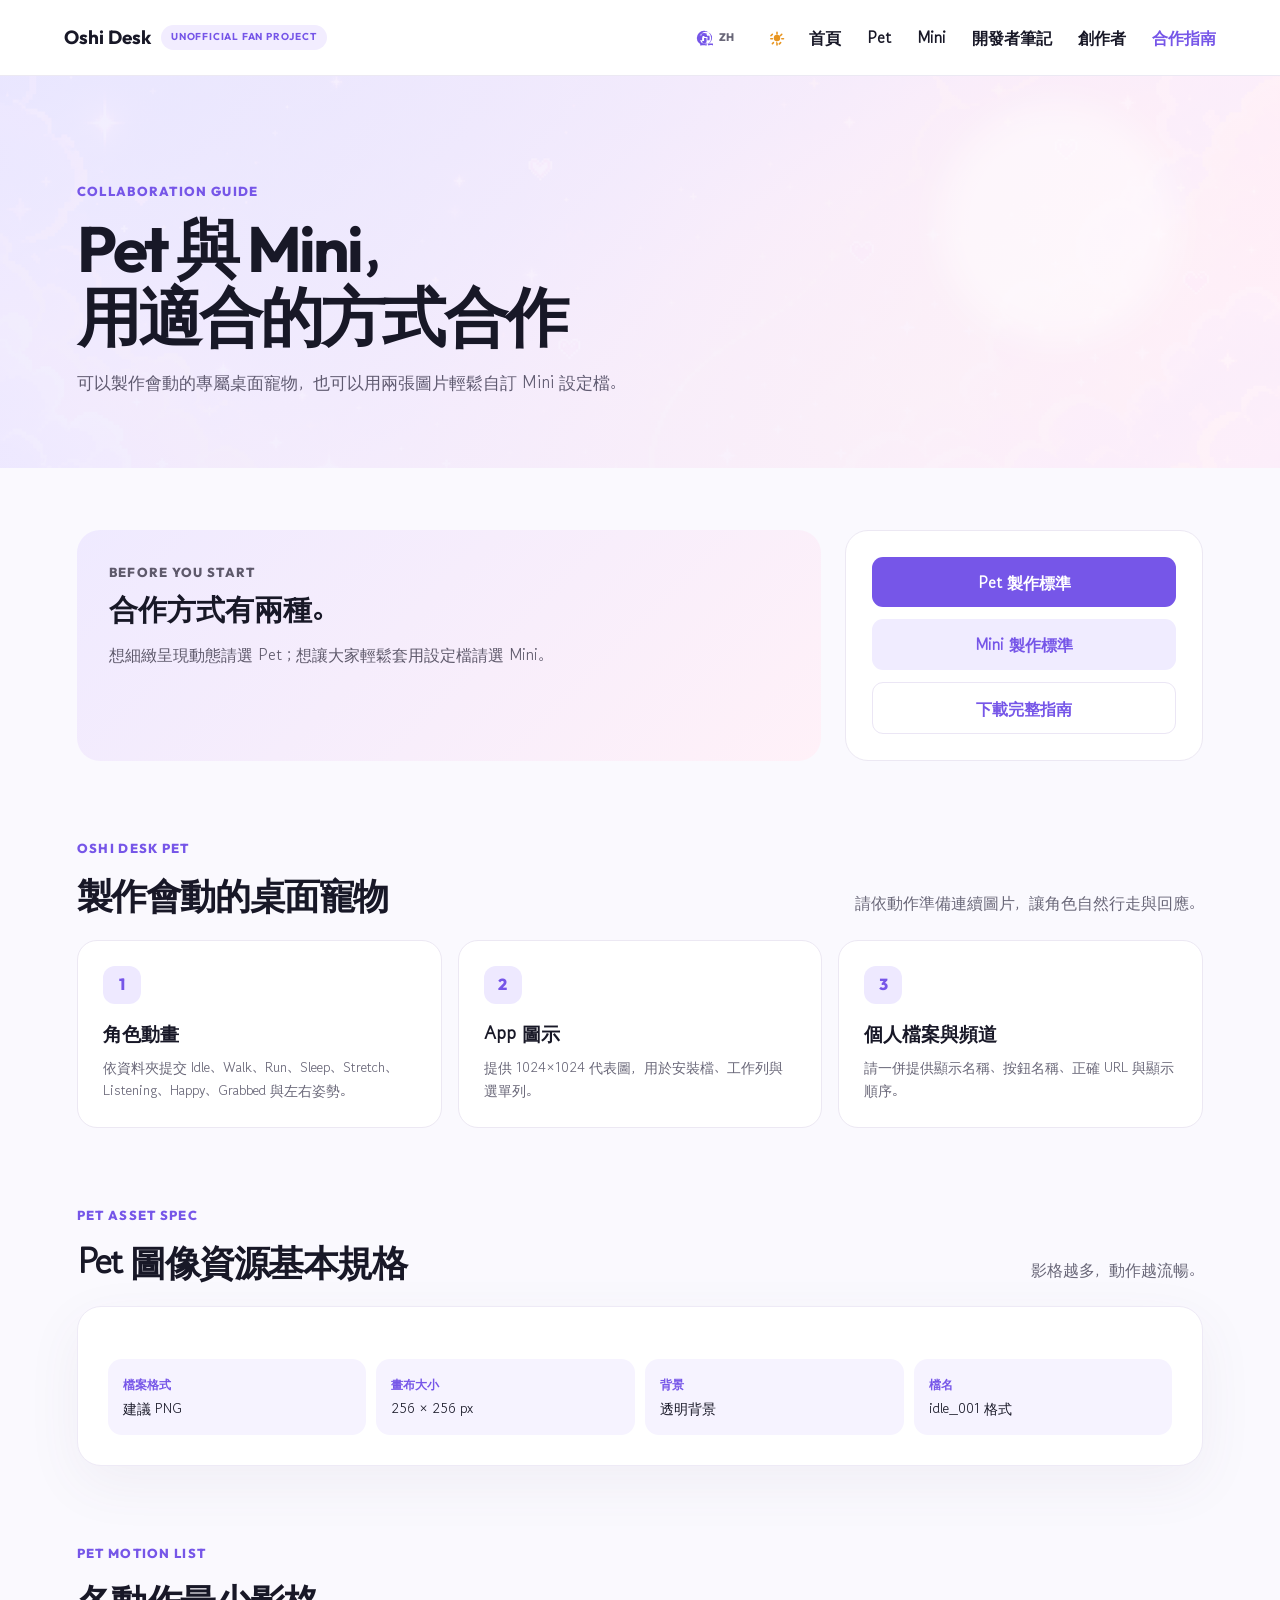
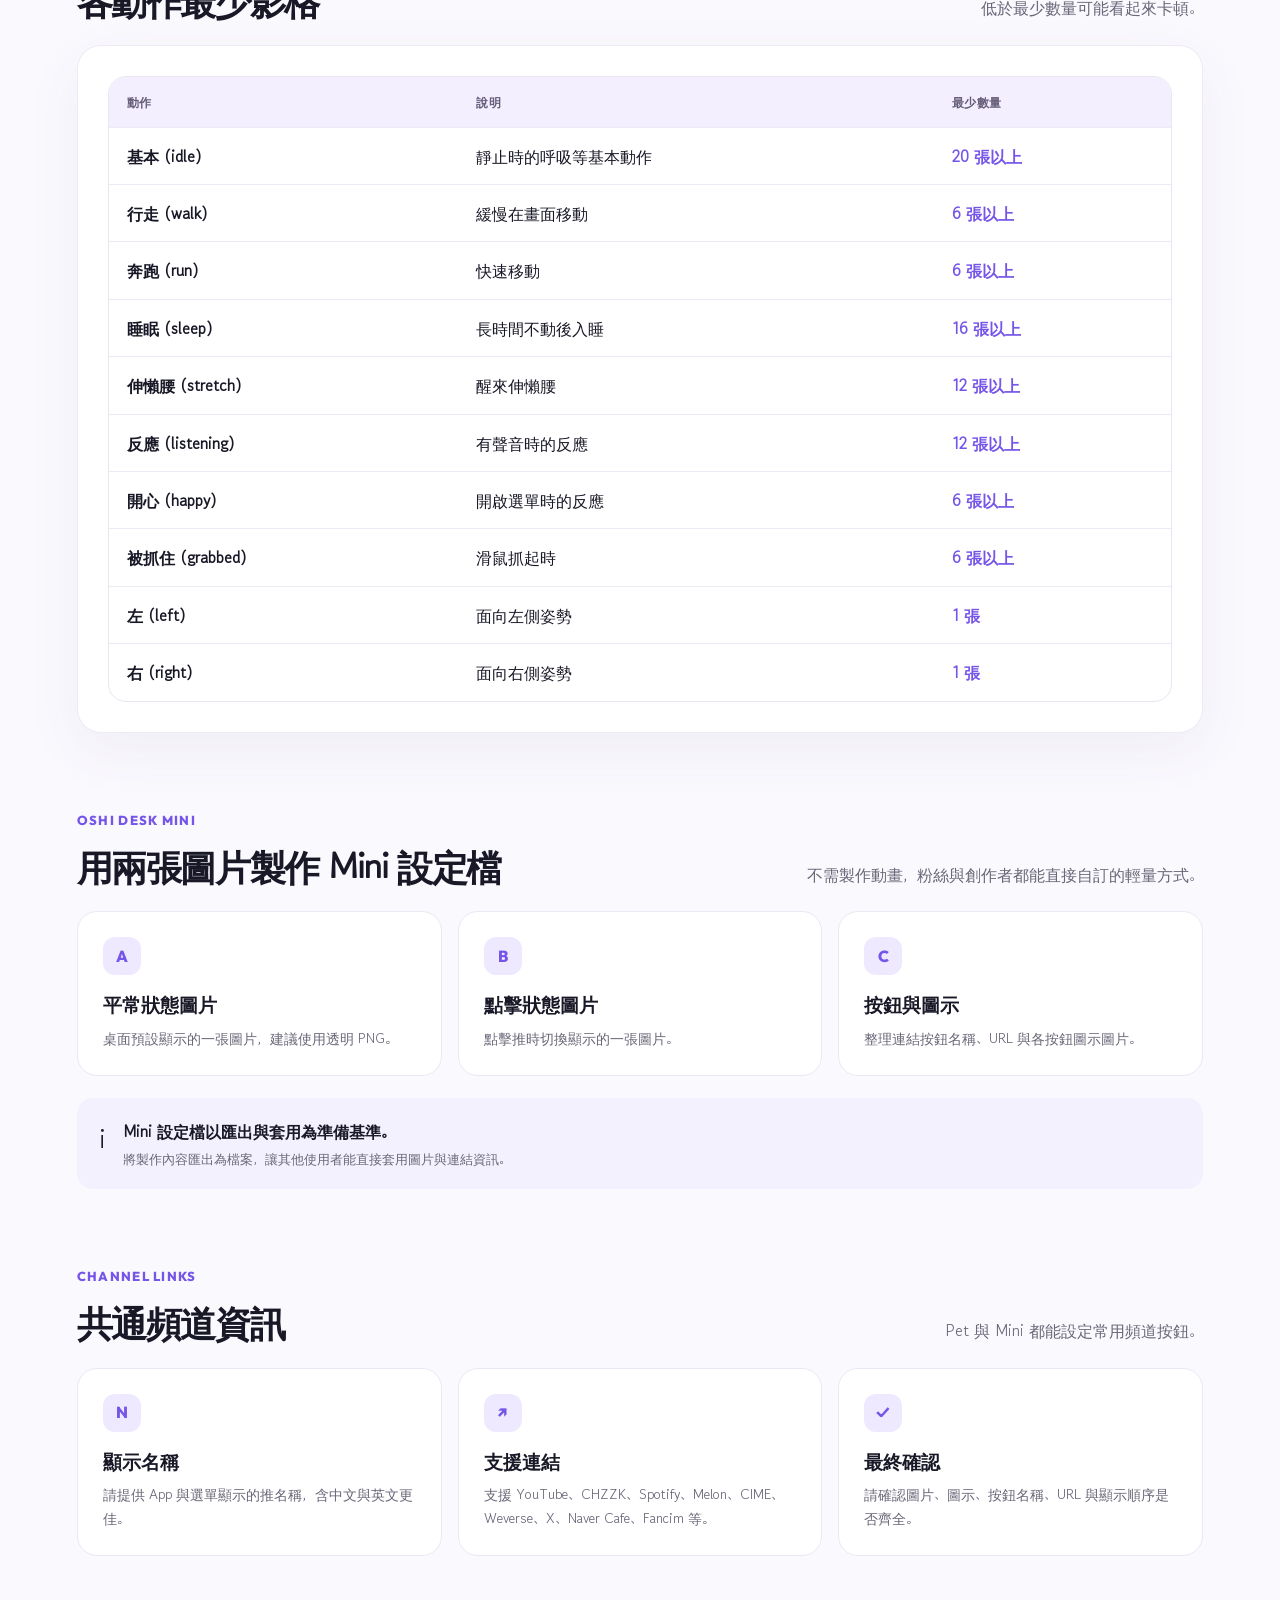
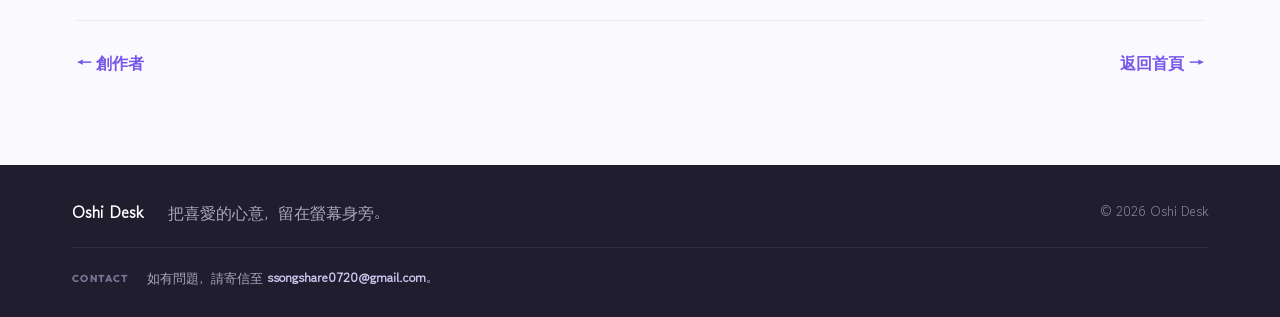
<file: collaboration.html>
<!doctype html>
<html lang="ko">
<head>
  <!-- Google tag (gtag.js) -->
  <script async src="https://www.googletagmanager.com/gtag/js?id=G-VL1D9DZ0NC"></script>
  <script>
    window.dataLayer = window.dataLayer || [];
    function gtag(){dataLayer.push(arguments);}
    gtag('js', new Date());

    gtag('config', 'G-VL1D9DZ0NC');
  </script>
  <meta charset="UTF-8">
  <meta name="viewport" content="width=device-width, initial-scale=1.0">
  <meta name="description" content="Oshi Desk Pet과 Mini 협업 제작 안내">
  <meta name="robots" content="index, follow">
  <meta name="theme-color" content="#fff6fb">
  <link rel="canonical" href="https://www.oshidesk.com/collaboration.html">
  <link rel="alternate" type="text/plain" href="/llms.txt" title="LLM Content">
  <meta property="og:site_name" content="Oshi Desk">
  <meta property="og:locale" content="ko_KR">
  <meta property="og:title" content="협업 안내 | Oshi Desk">
  <meta property="og:description" content="Oshi Desk Pet과 Mini 협업 제작 안내">
  <meta property="og:type" content="website">
  <meta property="og:url" content="https://www.oshidesk.com/collaboration.html">
  <meta property="og:image" content="https://www.oshidesk.com/assets/og.png">
  <meta name="twitter:card" content="summary_large_image">
  <meta name="twitter:title" content="협업 안내 | Oshi Desk">
  <meta name="twitter:description" content="Oshi Desk Pet과 Mini 협업 제작 안내">
  <meta name="twitter:image" content="https://www.oshidesk.com/assets/og.png">
  <title>협업 안내 | Oshi Desk</title>
  <link rel="icon" href="/favicon.ico" sizes="any">
  <link rel="preconnect" href="https://fonts.googleapis.com">
  <link rel="preconnect" href="https://fonts.gstatic.com" crossorigin>
  <link href="https://fonts.googleapis.com/css2?family=Gowun+Dodum&family=Outfit:wght@500;600;700;800&display=swap" rel="stylesheet">
  <script>
    (function () {
      try {
        var stored = localStorage.getItem('oshi-desk-theme');
        var dark = stored === 'dark' || (stored !== 'light' && window.matchMedia('(prefers-color-scheme: dark)').matches);
        document.documentElement.classList.add(dark ? 'dark' : 'light');
      } catch (e) {
        document.documentElement.classList.add('light');
      }
    })();
  </script>
  <link rel="stylesheet" href="/styles.css">
  <link rel="stylesheet" href="/subpages.css">
  <script type="application/ld+json">
    {
      "@context": "https://schema.org",
      "@type": "WebPage",
      "name": "협업 안내 | Oshi Desk",
      "description": "Oshi Desk 크리에이터 협업 제작 자료 및 제출 기준",
      "url": "https://www.oshidesk.com/collaboration.html",
      "inLanguage": "ko",
      "isPartOf": { "@type": "WebSite", "name": "Oshi Desk", "url": "https://www.oshidesk.com/" }
    }
  </script>
</head>
<body class="subpage-body" data-i18n-page="collab">
  <header class="site-header">
    <a class="brand" href="/" data-i18n-attr="aria-label:brand.home" aria-label="Oshi Desk 홈">
      <strong>Oshi Desk</strong>
      <span class="brand-tag" data-i18n="brand.tag">Unofficial Fan Project</span>
    </a>
    <div class="header-actions">
      <div class="lang-switcher">
        <button class="lang-toggle" id="langToggle" type="button" aria-haspopup="listbox" aria-expanded="false" aria-controls="langMenu" data-i18n-attr="aria-label:lang.label;title:lang.label" aria-label="언어" title="언어">
          <svg class="lang-icon" viewBox="0 0 20 20" aria-hidden="true"><path fill="currentColor" d="M10 2a8 8 0 1 0 0 16 8 8 0 0 0 0-16zm6.93 3.07a7 7 0 0 1 0 9.86 7 7 0 0 1-9.86 0 7 7 0 0 1 0-9.86 7 7 0 0 1 9.86 0zM10 4.5c-1.2 0-2.3.3-3.3.8.5.7.9 1.5 1.2 2.4h4.2c.3-.9.7-1.7 1.2-2.4-1-.5-2.1-.8-3.3-.8zm-4.1 2.2c-.4.8-.7 1.7-.8 2.6h3.5c-.1-.8-.3-1.6-.6-2.3-.5-.1-1-.1-1.5-.1-.5 0-1 .1-1.6.2zm8.2 0c-.6-.1-1.1-.2-1.6-.2s-1 .1-1.5.1c-.3.7-.5 1.5-.6 2.3h3.5c-.1-.9-.4-1.8-.8-2.6zM4.7 10c0 .9.1 1.8.3 2.6H8c-.1-.8-.1-1.7-.1-2.6s0-1.8.1-2.6H5c-.2.8-.3 1.7-.3 2.6zm5.3 0c0 .9.1 1.7.1 2.6s-.1 1.7-.1 2.6h2.6c.2-.8.3-1.7.3-2.6s-.1-1.8-.3-2.6h-2.6zm3.9 0c0-.9-.1-1.8-.3-2.6h2.4c.2.8.3 1.7.3 2.6s-.1 1.8-.3 2.6h-2.4c.2-.8.3-1.7.3-2.6zM8 13.4c.1.9.3 1.7.6 2.4.5.1 1 .1 1.5.1s1-.1 1.5-.1c.3-.7.5-1.5.6-2.4H8zm-2.7 2.6c.4.8.7 1.6.8 2.5 1-.5 2.1-.8 3.3-.8s2.3.3 3.3.8c.1-.9.4-1.7.8-2.5H5.3zm8.7 2.5c1-.5 2.1-.8 3.3-.8 1.2 0 2.3.3 3.3.8-.1-.9-.4-1.7-.8-2.5h-5.8c.4.8.7 1.6.8 2.5z"/></svg>
          <span class="lang-current" aria-hidden="true">KO</span>
        </button>
        <div class="lang-menu" id="langMenu" role="listbox" hidden>
          <button class="lang-option active" type="button" role="option" data-lang="ko" aria-pressed="true" aria-selected="true" data-i18n="lang.ko">한국어</button>
          <button class="lang-option" type="button" role="option" data-lang="en" aria-pressed="false" aria-selected="false" data-i18n="lang.en">English</button>
          <button class="lang-option" type="button" role="option" data-lang="ja" aria-pressed="false" aria-selected="false" data-i18n="lang.ja">日本語</button>
          <button class="lang-option" type="button" role="option" data-lang="zh-TW" aria-pressed="false" aria-selected="false" data-i18n="lang.zh-TW">繁體中文</button>
        </div>
      </div>
      <button class="theme-toggle" id="themeToggle" type="button" data-i18n-attr="aria-label:theme.toDark;title:theme.light" aria-label="다크모드로 전환" title="라이트 모드">
        <svg class="theme-icon theme-icon-sun" viewBox="0 0 20 20" aria-hidden="true"><circle cx="10" cy="10" r="3.2" fill="currentColor"/><path fill="currentColor" d="M10 3.5a.8.8 0 0 1 .8.8V6a.8.8 0 1 1-1.6 0V4.3a.8.8 0 0 1 .8-.8zm0 11a.8.8 0 0 1 .8.8v1.7a.8.8 0 1 1-1.6 0V14.3a.8.8 0 0 1 .8-.8zM16.5 10a.8.8 0 0 1 .8.8.8.8 0 0 1-.8.8h-1.7a.8.8 0 1 1 0-1.6h1.7zm-11 0a.8.8 0 0 1 .8.8.8.8 0 0 1-.8.8H3.8a.8.8 0 1 1 0-1.6h1.7zM14.2 5.8a.8.8 0 0 1 1.1 0 .8.8 0 0 1 0 1.1l-1.2 1.2a.8.8 0 1 1-1.1-1.1l1.2-1.2zM5.9 14.1a.8.8 0 0 1 1.1 0 .8.8 0 0 1 0 1.1l-1.2 1.2a.8.8 0 0 1-1.1-1.1l1.2-1.2zM14.2 14.1a.8.8 0 0 1 0 1.1l-1.2 1.2a.8.8 0 1 1-1.1-1.1l1.2-1.2a.8.8 0 0 1 1.1 0zM5.9 5.8a.8.8 0 0 1 0 1.1L4.7 8.1a.8.8 0 1 1-1.1-1.1l1.2-1.2a.8.8 0 0 1 1.1 0z"/></svg>
        <svg class="theme-icon theme-icon-moon" viewBox="0 0 20 20" aria-hidden="true"><path fill="currentColor" d="M15.5 11.2a6.5 6.5 0 0 1-9.9-8.1A6.5 6.5 0 1 0 15.5 11.2z"/></svg>
      </button>
      <button class="menu-toggle" data-i18n-attr="aria-label:menu.open" aria-expanded="false" aria-label="메뉴 열기">☰</button>
      <nav class="nav" data-i18n-attr="aria-label:nav.aria" aria-label="주요 메뉴">
        <a href="/" data-i18n="nav.home">홈</a>
        <a href="/pet.html" data-i18n="nav.pet">Pet</a>
        <a href="/mini.html" data-i18n="nav.mini">Mini</a>
        <a href="/developer-notes.html" data-i18n="nav.notes">개발자 노트</a>
        <a href="/creators.html" data-i18n="nav.creators">크리에이터</a>
        <a href="/collaboration.html" aria-current="page" data-i18n="nav.collaboration">협업 안내</a>
      </nav>
    </div>
  </header>

  <main class="subpage-main">
    <section class="sub-hero">
      <div class="sub-hero-inner">
        <p class="section-label" data-i18n="collab.hero.label">COLLABORATION GUIDE</p>
        <h1 data-i18n="collab.hero.h1" data-i18n-html="true">Pet과 Mini,<br>맞는 방식으로 함께해요.</h1>
        <p data-i18n="collab.hero.p">움직이는 전용 데스크톱 펫을 만들 수도 있고, 이미지 두 장으로 가볍게 커스텀 가능한 Mini 프로필을 만들 수도 있습니다.</p>
      </div>
    </section>
    <div class="content-shell">
      <section class="content-section guide-intro">
        <div class="guide-lead"><p class="section-label" data-i18n="collab.intro.label">BEFORE YOU START</p><h2 data-i18n="collab.intro.h2">협업 방식은 두 가지입니다.</h2><p data-i18n="collab.intro.p">오시의 움직임을 세밀하게 보여주고 싶다면 Pet, 누구나 쉽게 적용할 수 있는 프로필을 만들고 싶다면 Mini가 어울립니다.</p></div>
        <div class="guide-actions"><a class="primary-link" href="#pet-guide" data-i18n="collab.intro.petLink">Pet 제작 기준</a><a class="secondary-link" href="#mini-guide" data-i18n="collab.intro.miniLink">Mini 제작 기준</a><a class="secondary-link" href="/assets/OshiDesk_creator_guide.docx" download="OshiDesk_creator_guide.docx" data-i18n="collab.intro.docLink">원본 안내서 받기</a></div>
      </section>

      <section class="content-section" id="pet-guide">
        <div class="section-head"><div><p class="section-label" data-i18n="collab.pet.label">OSHI DESK PET</p><h2 data-i18n="collab.pet.h2">움직이는 데스크톱 펫 제작</h2></div><p data-i18n="collab.pet.p">캐릭터가 자연스럽게 걷고 반응하도록 동작별 연속 이미지를 준비합니다.</p></div>
        <div class="requirement-grid">
          <article class="requirement-card"><i>1</i><h3 data-i18n="collab.pet.c1h">캐릭터 애니메이션</h3><p data-i18n="collab.pet.c1p">Idle, Walk, Run, Sleep, Stretch, Listening, Happy, Grabbed 동작과 좌·우 포즈를 폴더별로 제출합니다.</p></article>
          <article class="requirement-card"><i>2</i><h3 data-i18n="collab.pet.c2h">앱 아이콘</h3><p data-i18n="collab.pet.c2p">설치 파일, 작업표시줄, 메뉴바에 사용할 1024×1024 대표 이미지를 준비합니다.</p></article>
          <article class="requirement-card"><i>3</i><h3 data-i18n="collab.pet.c3h">프로필과 채널</h3><p data-i18n="collab.pet.c3p">표시 이름, 버튼 이름, 정확한 URL, 노출 순서를 함께 전달합니다.</p></article>
        </div>
      </section>

      <section class="content-section">
        <div class="section-head"><div><p class="section-label" data-i18n="collab.pet.specLabel">PET ASSET SPEC</p><h2 data-i18n="collab.pet.specH2">Pet 그림 리소스 기본 사양</h2></div><p data-i18n="collab.pet.specP">프레임 수가 많을수록 움직임이 부드럽게 보입니다.</p></div>
        <div class="soft-panel">
          <div class="spec-list">
            <div><b data-i18n="collab.pet.f1">파일 형식</b><span data-i18n="collab.pet.f1v">PNG 권장</span></div>
            <div><b data-i18n="collab.pet.f2">캔버스 크기</b><span data-i18n="collab.pet.f2v">256 × 256 px</span></div>
            <div><b data-i18n="collab.pet.f3">배경</b><span data-i18n="collab.pet.f3v">투명 배경</span></div>
            <div><b data-i18n="collab.pet.f4">파일명</b><span data-i18n="collab.pet.f4v">idle_001 형식</span></div>
          </div>
        </div>
      </section>

      <section class="content-section">
        <div class="section-head"><div><p class="section-label" data-i18n="collab.pet.motionLabel">PET MOTION LIST</p><h2 data-i18n="collab.pet.motionH2">동작별 최소 프레임</h2></div><p data-i18n="collab.pet.motionP">최소 수량보다 적으면 움직임이 끊겨 보일 수 있습니다.</p></div>
        <div class="soft-panel">
          <table class="motion-table">
            <thead><tr><th data-i18n="collab.pet.th1">동작</th><th data-i18n="collab.pet.th2">설명</th><th data-i18n="collab.pet.th3">최소 수량</th></tr></thead>
            <tbody>
              <tr data-i18n-cells="collab.pet.r1"><td></td><td></td><td></td></tr>
              <tr data-i18n-cells="collab.pet.r2"><td></td><td></td><td></td></tr>
              <tr data-i18n-cells="collab.pet.r3"><td></td><td></td><td></td></tr>
              <tr data-i18n-cells="collab.pet.r4"><td></td><td></td><td></td></tr>
              <tr data-i18n-cells="collab.pet.r5"><td></td><td></td><td></td></tr>
              <tr data-i18n-cells="collab.pet.r6"><td></td><td></td><td></td></tr>
              <tr data-i18n-cells="collab.pet.r7"><td></td><td></td><td></td></tr>
              <tr data-i18n-cells="collab.pet.r8"><td></td><td></td><td></td></tr>
              <tr data-i18n-cells="collab.pet.r9"><td></td><td></td><td></td></tr>
              <tr data-i18n-cells="collab.pet.r10"><td></td><td></td><td></td></tr>
            </tbody>
          </table>
        </div>
      </section>

      <section class="content-section" id="mini-guide">
        <div class="section-head"><div><p class="section-label" data-i18n="collab.mini.label">OSHI DESK MINI</p><h2 data-i18n="collab.mini.h2">이미지 두 장으로 만드는 Mini 프로필</h2></div><p data-i18n="collab.mini.p">애니메이션 제작 부담 없이 팬이나 크리에이터가 직접 커스텀할 수 있는 방식입니다.</p></div>
        <div class="requirement-grid">
          <article class="requirement-card"><i>A</i><h3 data-i18n="collab.mini.c1h">평상 시 이미지</h3><p data-i18n="collab.mini.c1p">바탕화면에 기본으로 표시될 그림 한 장을 준비합니다. 투명 배경 PNG를 권장합니다.</p></article>
          <article class="requirement-card"><i>B</i><h3 data-i18n="collab.mini.c2h">클릭 시 이미지</h3><p data-i18n="collab.mini.c2p">오시를 클릭했을 때 바뀌어 보일 그림 한 장을 준비합니다.</p></article>
          <article class="requirement-card"><i>C</i><h3 data-i18n="collab.mini.c3h">버튼과 아이콘</h3><p data-i18n="collab.mini.c3p">원하는 링크 버튼 이름, URL, 버튼에 넣을 아이콘 이미지를 함께 정리합니다.</p></article>
        </div>
        <div class="note-callout"><span>i</span><div><strong data-i18n="collab.mini.callout">Mini 프로필보내기와 적용을 기준으로 준비합니다.</strong><p class="empty-note" data-i18n="collab.mini.calloutP">제작한 구성을 파일로보내고 다른 사용자가 그대로 적용할 수 있도록 이미지와 링크 정보를 함께 묶습니다.</p></div></div>
      </section>

      <section class="content-section">
        <div class="section-head"><div><p class="section-label" data-i18n="collab.channels.label">CHANNEL LINKS</p><h2 data-i18n="collab.channels.h2">공통 채널 정보</h2></div><p data-i18n="collab.channels.p">Pet과 Mini 모두 자주 찾는 채널 버튼을 설정할 수 있습니다.</p></div>
        <div class="requirement-grid">
          <article class="requirement-card"><i>N</i><h3 data-i18n="collab.channels.c1h">표시 이름</h3><p data-i18n="collab.channels.c1p">앱과 메뉴에 노출할 오시 이름을 한글·영문 표기와 함께 전달해 주세요.</p></article>
          <article class="requirement-card"><i>↗</i><h3 data-i18n="collab.channels.c2h">지원 링크</h3><p data-i18n="collab.channels.c2p">YouTube, 치지직, Spotify, 멜론, CIME, Weverse, X, 네이버 카페, 팬심 등을 지원합니다.</p></article>
          <article class="requirement-card"><i>✓</i><h3 data-i18n="collab.channels.c3h">최종 확인</h3><p data-i18n="collab.channels.c3p">이미지, 아이콘, 버튼명, URL, 표시 순서가 모두 포함되었는지 확인해 주세요.</p></article>
        </div>
      </section>
      <nav class="page-footer-nav" aria-label="다른 카테고리"><a href="/creators.html" data-i18n="collab.nav.prev">← 크리에이터</a><a href="/" data-i18n="collab.nav.next">홈으로 돌아가기 →</a></nav>
    </div>
  </main>

  <footer class="site-footer">
    <div class="footer-brand">
      <strong>Oshi Desk</strong>
      <span data-i18n="footer.tagline">좋아하는 마음을 화면 가까이.</span>
      <small>© 2026 Oshi Desk</small>
    </div>
    <div class="footer-contact">
      <p class="footer-origin-label">CONTACT</p>
      <p class="footer-contact-copy" data-i18n="footer.contact" data-i18n-html="true">문의사항은 <a href="mailto:ssongshare0720@gmail.com">ssongshare0720@gmail.com</a>으로 보내주세요.</p>
    </div>
  </footer>
  <script src="/i18n.js"></script>
  <script>initI18n();</script>
  <script src="/script.js"></script>
</body>
</html>
</file>
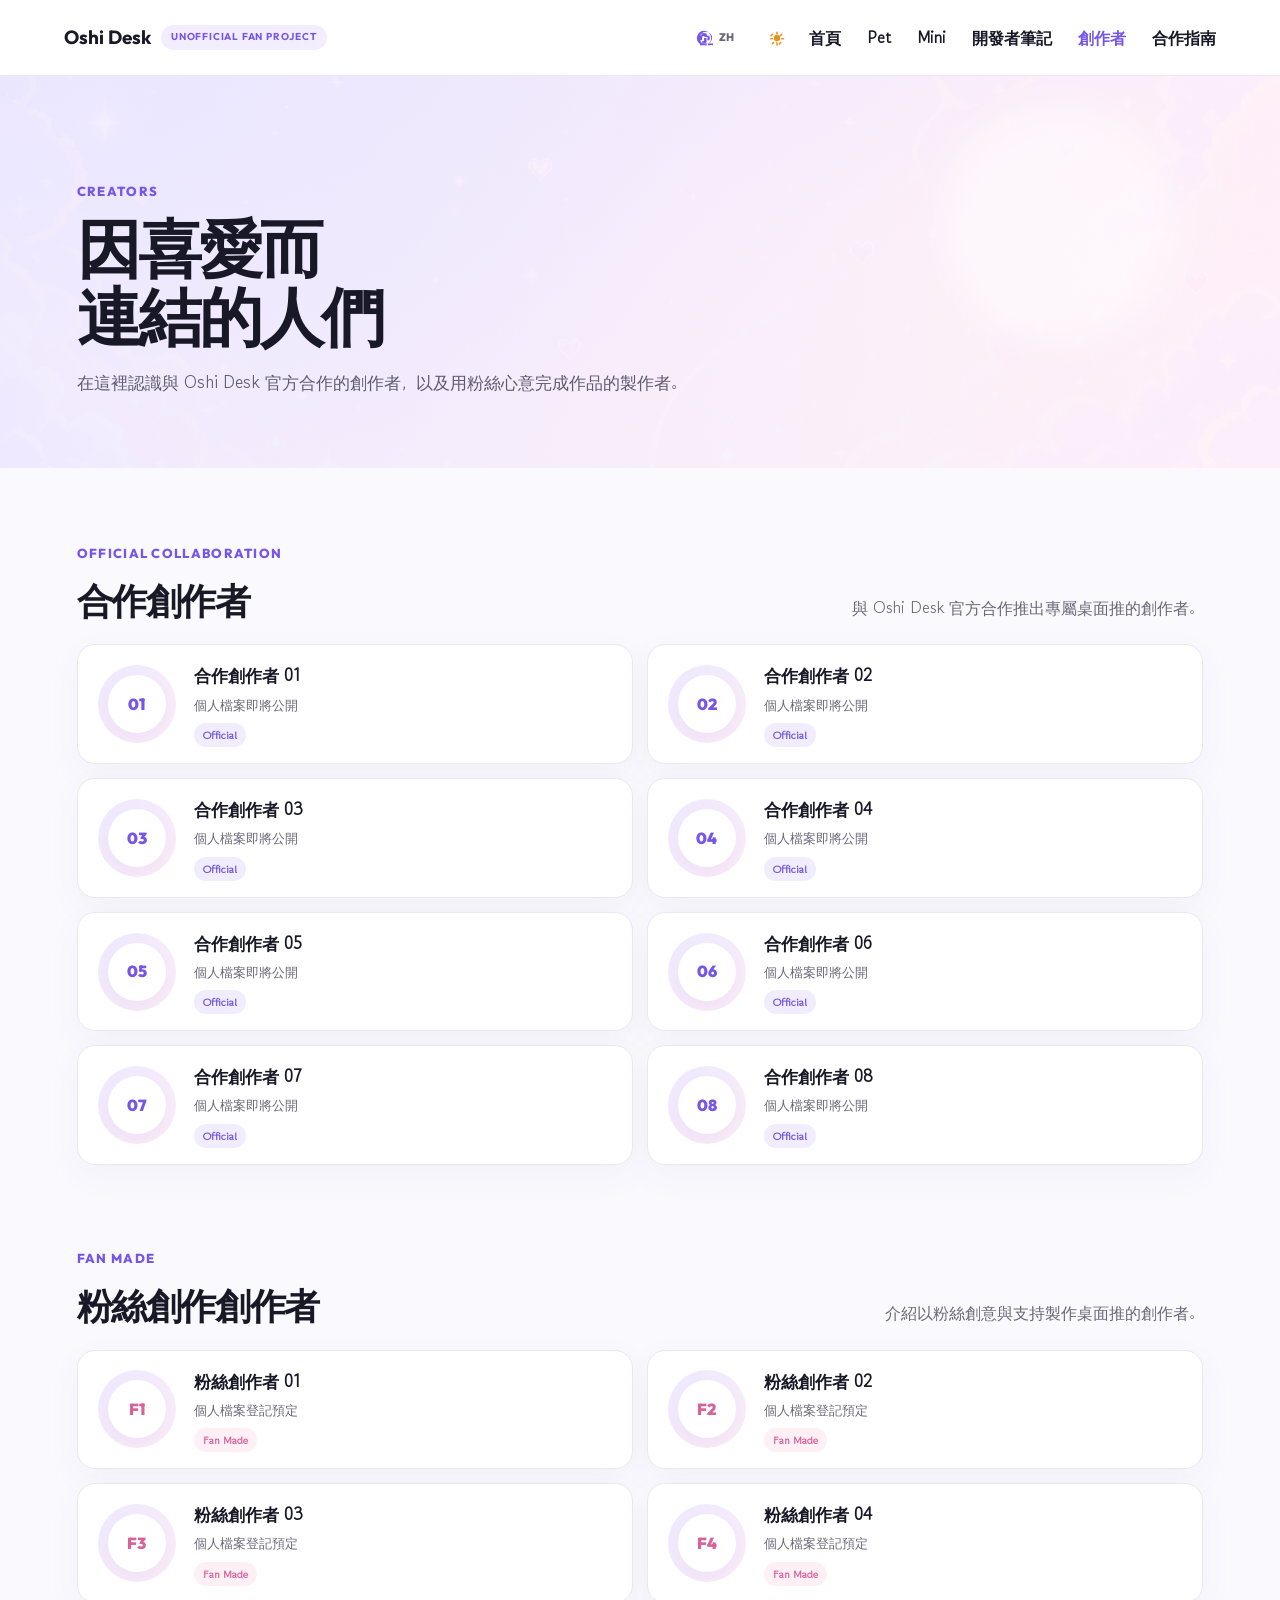
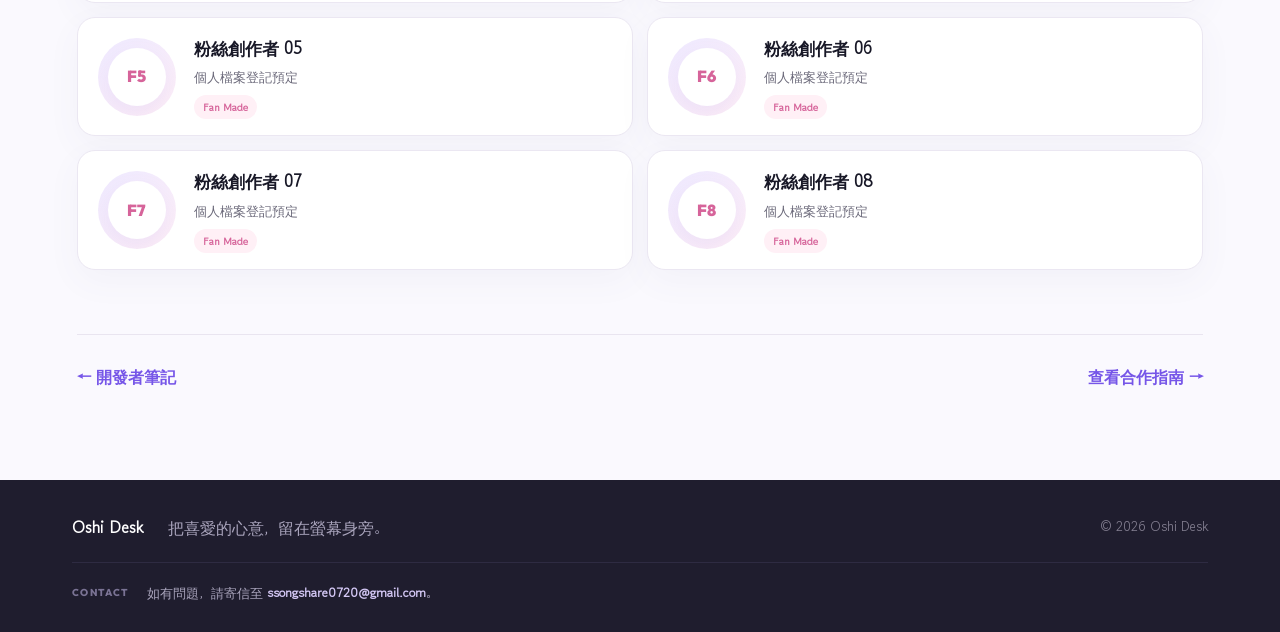
<file: creators.html>
<!doctype html>
<html lang="ko">
<head>
  <!-- Google tag (gtag.js) -->
  <script async src="https://www.googletagmanager.com/gtag/js?id=G-VL1D9DZ0NC"></script>
  <script>
    window.dataLayer = window.dataLayer || [];
    function gtag(){dataLayer.push(arguments);}
    gtag('js', new Date());

    gtag('config', 'G-VL1D9DZ0NC');
  </script>
  <meta charset="UTF-8">
  <meta name="viewport" content="width=device-width, initial-scale=1.0">
  <meta name="description" content="Oshi Desk와 함께하는 협업 및 팬 제작 크리에이터">
  <meta name="robots" content="index, follow">
  <meta name="theme-color" content="#fff6fb">
  <link rel="canonical" href="https://www.oshidesk.com/creators.html">
  <link rel="alternate" type="text/plain" href="/llms.txt" title="LLM Content">
  <meta property="og:site_name" content="Oshi Desk">
  <meta property="og:locale" content="ko_KR">
  <meta property="og:title" content="크리에이터 | Oshi Desk">
  <meta property="og:description" content="Oshi Desk와 함께 데스크톱 오시를 제작·기여한 크리에이터">
  <meta property="og:type" content="website">
  <meta property="og:url" content="https://www.oshidesk.com/creators.html">
  <meta property="og:image" content="https://www.oshidesk.com/assets/og.png">
  <meta name="twitter:card" content="summary_large_image">
  <meta name="twitter:title" content="크리에이터 | Oshi Desk">
  <meta name="twitter:description" content="Oshi Desk와 함께 데스크톱 오시를 제작·기여한 크리에이터">
  <meta name="twitter:image" content="https://www.oshidesk.com/assets/og.png">
  <title>크리에이터 | Oshi Desk</title>
  <link rel="icon" href="/favicon.ico" sizes="any">
  <link rel="preconnect" href="https://fonts.googleapis.com">
  <link rel="preconnect" href="https://fonts.gstatic.com" crossorigin>
  <link href="https://fonts.googleapis.com/css2?family=Gowun+Dodum&family=Outfit:wght@500;600;700;800&display=swap" rel="stylesheet">
  <script>
    (function () {
      try {
        var stored = localStorage.getItem('oshi-desk-theme');
        var dark = stored === 'dark' || (stored !== 'light' && window.matchMedia('(prefers-color-scheme: dark)').matches);
        document.documentElement.classList.add(dark ? 'dark' : 'light');
      } catch (e) {
        document.documentElement.classList.add('light');
      }
    })();
  </script>
  <link rel="stylesheet" href="/styles.css">
  <link rel="stylesheet" href="/subpages.css">
  <script type="application/ld+json">
    {
      "@context": "https://schema.org",
      "@type": "WebPage",
      "name": "크리에이터 | Oshi Desk",
      "description": "Oshi Desk와 함께 데스크톱 오시를 제작·기여한 크리에이터",
      "url": "https://www.oshidesk.com/creators.html",
      "inLanguage": "ko",
      "isPartOf": { "@type": "WebSite", "name": "Oshi Desk", "url": "https://www.oshidesk.com/" }
    }
  </script>
</head>
<body class="subpage-body" data-i18n-page="creators">
  <header class="site-header">
    <a class="brand" href="/" data-i18n-attr="aria-label:brand.home" aria-label="Oshi Desk 홈">
      <strong>Oshi Desk</strong>
      <span class="brand-tag" data-i18n="brand.tag">Unofficial Fan Project</span>
    </a>
    <div class="header-actions">
      <div class="lang-switcher">
        <button class="lang-toggle" id="langToggle" type="button" aria-haspopup="listbox" aria-expanded="false" aria-controls="langMenu" data-i18n-attr="aria-label:lang.label;title:lang.label" aria-label="언어" title="언어">
          <svg class="lang-icon" viewBox="0 0 20 20" aria-hidden="true"><path fill="currentColor" d="M10 2a8 8 0 1 0 0 16 8 8 0 0 0 0-16zm6.93 3.07a7 7 0 0 1 0 9.86 7 7 0 0 1-9.86 0 7 7 0 0 1 0-9.86 7 7 0 0 1 9.86 0zM10 4.5c-1.2 0-2.3.3-3.3.8.5.7.9 1.5 1.2 2.4h4.2c.3-.9.7-1.7 1.2-2.4-1-.5-2.1-.8-3.3-.8zm-4.1 2.2c-.4.8-.7 1.7-.8 2.6h3.5c-.1-.8-.3-1.6-.6-2.3-.5-.1-1-.1-1.5-.1-.5 0-1 .1-1.6.2zm8.2 0c-.6-.1-1.1-.2-1.6-.2s-1 .1-1.5.1c-.3.7-.5 1.5-.6 2.3h3.5c-.1-.9-.4-1.8-.8-2.6zM4.7 10c0 .9.1 1.8.3 2.6H8c-.1-.8-.1-1.7-.1-2.6s0-1.8.1-2.6H5c-.2.8-.3 1.7-.3 2.6zm5.3 0c0 .9.1 1.7.1 2.6s-.1 1.7-.1 2.6h2.6c.2-.8.3-1.7.3-2.6s-.1-1.8-.3-2.6h-2.6zm3.9 0c0-.9-.1-1.8-.3-2.6h2.4c.2.8.3 1.7.3 2.6s-.1 1.8-.3 2.6h-2.4c.2-.8.3-1.7.3-2.6zM8 13.4c.1.9.3 1.7.6 2.4.5.1 1 .1 1.5.1s1-.1 1.5-.1c.3-.7.5-1.5.6-2.4H8zm-2.7 2.6c.4.8.7 1.6.8 2.5 1-.5 2.1-.8 3.3-.8s2.3.3 3.3.8c.1-.9.4-1.7.8-2.5H5.3zm8.7 2.5c1-.5 2.1-.8 3.3-.8 1.2 0 2.3.3 3.3.8-.1-.9-.4-1.7-.8-2.5h-5.8c.4.8.7 1.6.8 2.5z"/></svg>
          <span class="lang-current" aria-hidden="true">KO</span>
        </button>
        <div class="lang-menu" id="langMenu" role="listbox" hidden>
          <button class="lang-option active" type="button" role="option" data-lang="ko" aria-pressed="true" aria-selected="true" data-i18n="lang.ko">한국어</button>
          <button class="lang-option" type="button" role="option" data-lang="en" aria-pressed="false" aria-selected="false" data-i18n="lang.en">English</button>
          <button class="lang-option" type="button" role="option" data-lang="ja" aria-pressed="false" aria-selected="false" data-i18n="lang.ja">日本語</button>
          <button class="lang-option" type="button" role="option" data-lang="zh-TW" aria-pressed="false" aria-selected="false" data-i18n="lang.zh-TW">繁體中文</button>
        </div>
      </div>
      <button class="theme-toggle" id="themeToggle" type="button" data-i18n-attr="aria-label:theme.toDark;title:theme.light" aria-label="다크모드로 전환" title="라이트 모드">
        <svg class="theme-icon theme-icon-sun" viewBox="0 0 20 20" aria-hidden="true"><circle cx="10" cy="10" r="3.2" fill="currentColor"/><path fill="currentColor" d="M10 3.5a.8.8 0 0 1 .8.8V6a.8.8 0 1 1-1.6 0V4.3a.8.8 0 0 1 .8-.8zm0 11a.8.8 0 0 1 .8.8v1.7a.8.8 0 1 1-1.6 0V14.3a.8.8 0 0 1 .8-.8zM16.5 10a.8.8 0 0 1 .8.8.8.8 0 0 1-.8.8h-1.7a.8.8 0 1 1 0-1.6h1.7zm-11 0a.8.8 0 0 1 .8.8.8.8 0 0 1-.8.8H3.8a.8.8 0 1 1 0-1.6h1.7zM14.2 5.8a.8.8 0 0 1 1.1 0 .8.8 0 0 1 0 1.1l-1.2 1.2a.8.8 0 1 1-1.1-1.1l1.2-1.2zM5.9 14.1a.8.8 0 0 1 1.1 0 .8.8 0 0 1 0 1.1l-1.2 1.2a.8.8 0 0 1-1.1-1.1l1.2-1.2zM14.2 14.1a.8.8 0 0 1 0 1.1l-1.2 1.2a.8.8 0 1 1-1.1-1.1l1.2-1.2a.8.8 0 0 1 1.1 0zM5.9 5.8a.8.8 0 0 1 0 1.1L4.7 8.1a.8.8 0 1 1-1.1-1.1l1.2-1.2a.8.8 0 0 1 1.1 0z"/></svg>
        <svg class="theme-icon theme-icon-moon" viewBox="0 0 20 20" aria-hidden="true"><path fill="currentColor" d="M15.5 11.2a6.5 6.5 0 0 1-9.9-8.1A6.5 6.5 0 1 0 15.5 11.2z"/></svg>
      </button>
      <button class="menu-toggle" data-i18n-attr="aria-label:menu.open" aria-expanded="false" aria-label="메뉴 열기">☰</button>
      <nav class="nav" data-i18n-attr="aria-label:nav.aria" aria-label="주요 메뉴">
        <a href="/" data-i18n="nav.home">홈</a>
        <a href="/pet.html" data-i18n="nav.pet">Pet</a>
        <a href="/mini.html" data-i18n="nav.mini">Mini</a>
        <a href="/developer-notes.html" data-i18n="nav.notes">개발자 노트</a>
        <a href="/creators.html" aria-current="page" data-i18n="nav.creators">크리에이터</a>
        <a href="/collaboration.html" data-i18n="nav.collaboration">협업 안내</a>
      </nav>
    </div>
  </header>

  <main class="subpage-main">
    <section class="sub-hero">
      <div class="sub-hero-inner">
        <p class="section-label" data-i18n="creators.hero.label">CREATORS</p>
        <h1 data-i18n="creators.hero.h1" data-i18n-html="true">좋아하는 마음으로<br>이어진 사람들</h1>
        <p data-i18n="creators.hero.p">Oshi Desk와 공식적으로 함께한 크리에이터와 팬의 애정으로 완성된 제작자를 한곳에서 만날 수 있습니다.</p>
      </div>
    </section>
    <div class="content-shell">
      <section class="content-section creator-sector">
        <div class="section-head"><div><p class="section-label" data-i18n="creators.official.label">OFFICIAL COLLABORATION</p><h2 data-i18n="creators.official.h2">협업 크리에이터</h2></div><p data-i18n="creators.official.p">앞으로 Oshi Desk와 공식 협업으로 전용 데스크톱 오시를 선보일 크리에이터입니다.</p></div>
        <div class="creator-grid">
          <article class="creator-card"><div class="creator-avatar"><span class="avatar-mark">01</span></div><div class="creator-info"><h3 data-i18n="creators.official.n01">협업 크리에이터 01</h3><p data-i18n="creators.official.comingSoon">프로필 공개 준비 중</p><span class="creator-tag" data-i18n="creators.official.tag">Official</span></div></article>
          <article class="creator-card"><div class="creator-avatar"><span class="avatar-mark">02</span></div><div class="creator-info"><h3 data-i18n="creators.official.n02">협업 크리에이터 02</h3><p data-i18n="creators.official.comingSoon">프로필 공개 준비 중</p><span class="creator-tag" data-i18n="creators.official.tag">Official</span></div></article>
          <article class="creator-card"><div class="creator-avatar"><span class="avatar-mark">03</span></div><div class="creator-info"><h3 data-i18n="creators.official.n03">협업 크리에이터 03</h3><p data-i18n="creators.official.comingSoon">프로필 공개 준비 중</p><span class="creator-tag" data-i18n="creators.official.tag">Official</span></div></article>
          <article class="creator-card"><div class="creator-avatar"><span class="avatar-mark">04</span></div><div class="creator-info"><h3 data-i18n="creators.official.n04">협업 크리에이터 04</h3><p data-i18n="creators.official.comingSoon">프로필 공개 준비 중</p><span class="creator-tag" data-i18n="creators.official.tag">Official</span></div></article>
          <article class="creator-card"><div class="creator-avatar"><span class="avatar-mark">05</span></div><div class="creator-info"><h3 data-i18n="creators.official.n05">협업 크리에이터 05</h3><p data-i18n="creators.official.comingSoon">프로필 공개 준비 중</p><span class="creator-tag" data-i18n="creators.official.tag">Official</span></div></article>
          <article class="creator-card"><div class="creator-avatar"><span class="avatar-mark">06</span></div><div class="creator-info"><h3 data-i18n="creators.official.n06">협업 크리에이터 06</h3><p data-i18n="creators.official.comingSoon">프로필 공개 준비 중</p><span class="creator-tag" data-i18n="creators.official.tag">Official</span></div></article>
          <article class="creator-card"><div class="creator-avatar"><span class="avatar-mark">07</span></div><div class="creator-info"><h3 data-i18n="creators.official.n07">협업 크리에이터 07</h3><p data-i18n="creators.official.comingSoon">프로필 공개 준비 중</p><span class="creator-tag" data-i18n="creators.official.tag">Official</span></div></article>
          <article class="creator-card"><div class="creator-avatar"><span class="avatar-mark">08</span></div><div class="creator-info"><h3 data-i18n="creators.official.n08">협업 크리에이터 08</h3><p data-i18n="creators.official.comingSoon">프로필 공개 준비 중</p><span class="creator-tag" data-i18n="creators.official.tag">Official</span></div></article>
        </div>
      </section>
      <section class="content-section creator-sector fan">
        <div class="section-head"><div><p class="section-label" data-i18n="creators.fan.label">FAN MADE</p><h2 data-i18n="creators.fan.h2">팬 제작 크리에이터</h2></div><p data-i18n="creators.fan.p">팬의 창작과 응원으로 만들어진 데스크톱 오시와 제작자를 소개합니다.</p></div>
        <div class="creator-grid">
          <article class="creator-card"><div class="creator-avatar"><span class="avatar-mark">F1</span></div><div class="creator-info"><h3 data-i18n="creators.fan.n01">팬 크리에이터 01</h3><p data-i18n="creators.fan.comingSoon">프로필 등록 예정</p><span class="creator-tag" data-i18n="creators.fan.tag">Fan Made</span></div></article>
          <article class="creator-card"><div class="creator-avatar"><span class="avatar-mark">F2</span></div><div class="creator-info"><h3 data-i18n="creators.fan.n02">팬 크리에이터 02</h3><p data-i18n="creators.fan.comingSoon">프로필 등록 예정</p><span class="creator-tag" data-i18n="creators.fan.tag">Fan Made</span></div></article>
          <article class="creator-card"><div class="creator-avatar"><span class="avatar-mark">F3</span></div><div class="creator-info"><h3 data-i18n="creators.fan.n03">팬 크리에이터 03</h3><p data-i18n="creators.fan.comingSoon">프로필 등록 예정</p><span class="creator-tag" data-i18n="creators.fan.tag">Fan Made</span></div></article>
          <article class="creator-card"><div class="creator-avatar"><span class="avatar-mark">F4</span></div><div class="creator-info"><h3 data-i18n="creators.fan.n04">팬 크리에이터 04</h3><p data-i18n="creators.fan.comingSoon">프로필 등록 예정</p><span class="creator-tag" data-i18n="creators.fan.tag">Fan Made</span></div></article>
          <article class="creator-card"><div class="creator-avatar"><span class="avatar-mark">F5</span></div><div class="creator-info"><h3 data-i18n="creators.fan.n05">팬 크리에이터 05</h3><p data-i18n="creators.fan.comingSoon">프로필 등록 예정</p><span class="creator-tag" data-i18n="creators.fan.tag">Fan Made</span></div></article>
          <article class="creator-card"><div class="creator-avatar"><span class="avatar-mark">F6</span></div><div class="creator-info"><h3 data-i18n="creators.fan.n06">팬 크리에이터 06</h3><p data-i18n="creators.fan.comingSoon">프로필 등록 예정</p><span class="creator-tag" data-i18n="creators.fan.tag">Fan Made</span></div></article>
          <article class="creator-card"><div class="creator-avatar"><span class="avatar-mark">F7</span></div><div class="creator-info"><h3 data-i18n="creators.fan.n07">팬 크리에이터 07</h3><p data-i18n="creators.fan.comingSoon">프로필 등록 예정</p><span class="creator-tag" data-i18n="creators.fan.tag">Fan Made</span></div></article>
          <article class="creator-card"><div class="creator-avatar"><span class="avatar-mark">F8</span></div><div class="creator-info"><h3 data-i18n="creators.fan.n08">팬 크리에이터 08</h3><p data-i18n="creators.fan.comingSoon">프로필 등록 예정</p><span class="creator-tag" data-i18n="creators.fan.tag">Fan Made</span></div></article>
        </div>
      </section>
      <nav class="page-footer-nav" aria-label="다른 카테고리"><a href="/developer-notes.html" data-i18n="creators.nav.prev">← 개발자 노트</a><a href="/collaboration.html" data-i18n="creators.nav.next">협업 안내 보기 →</a></nav>
    </div>
  </main>

  <footer class="site-footer">
    <div class="footer-brand">
      <strong>Oshi Desk</strong>
      <span data-i18n="footer.tagline">좋아하는 마음을 화면 가까이.</span>
      <small>© 2026 Oshi Desk</small>
    </div>
    <div class="footer-contact">
      <p class="footer-origin-label">CONTACT</p>
      <p class="footer-contact-copy" data-i18n="footer.contact" data-i18n-html="true">문의사항은 <a href="mailto:ssongshare0720@gmail.com">ssongshare0720@gmail.com</a>으로 보내주세요.</p>
    </div>
  </footer>
  <script src="/i18n.js"></script>
  <script>initI18n();</script>
  <script src="/script.js"></script>
</body>
</html>
</file>
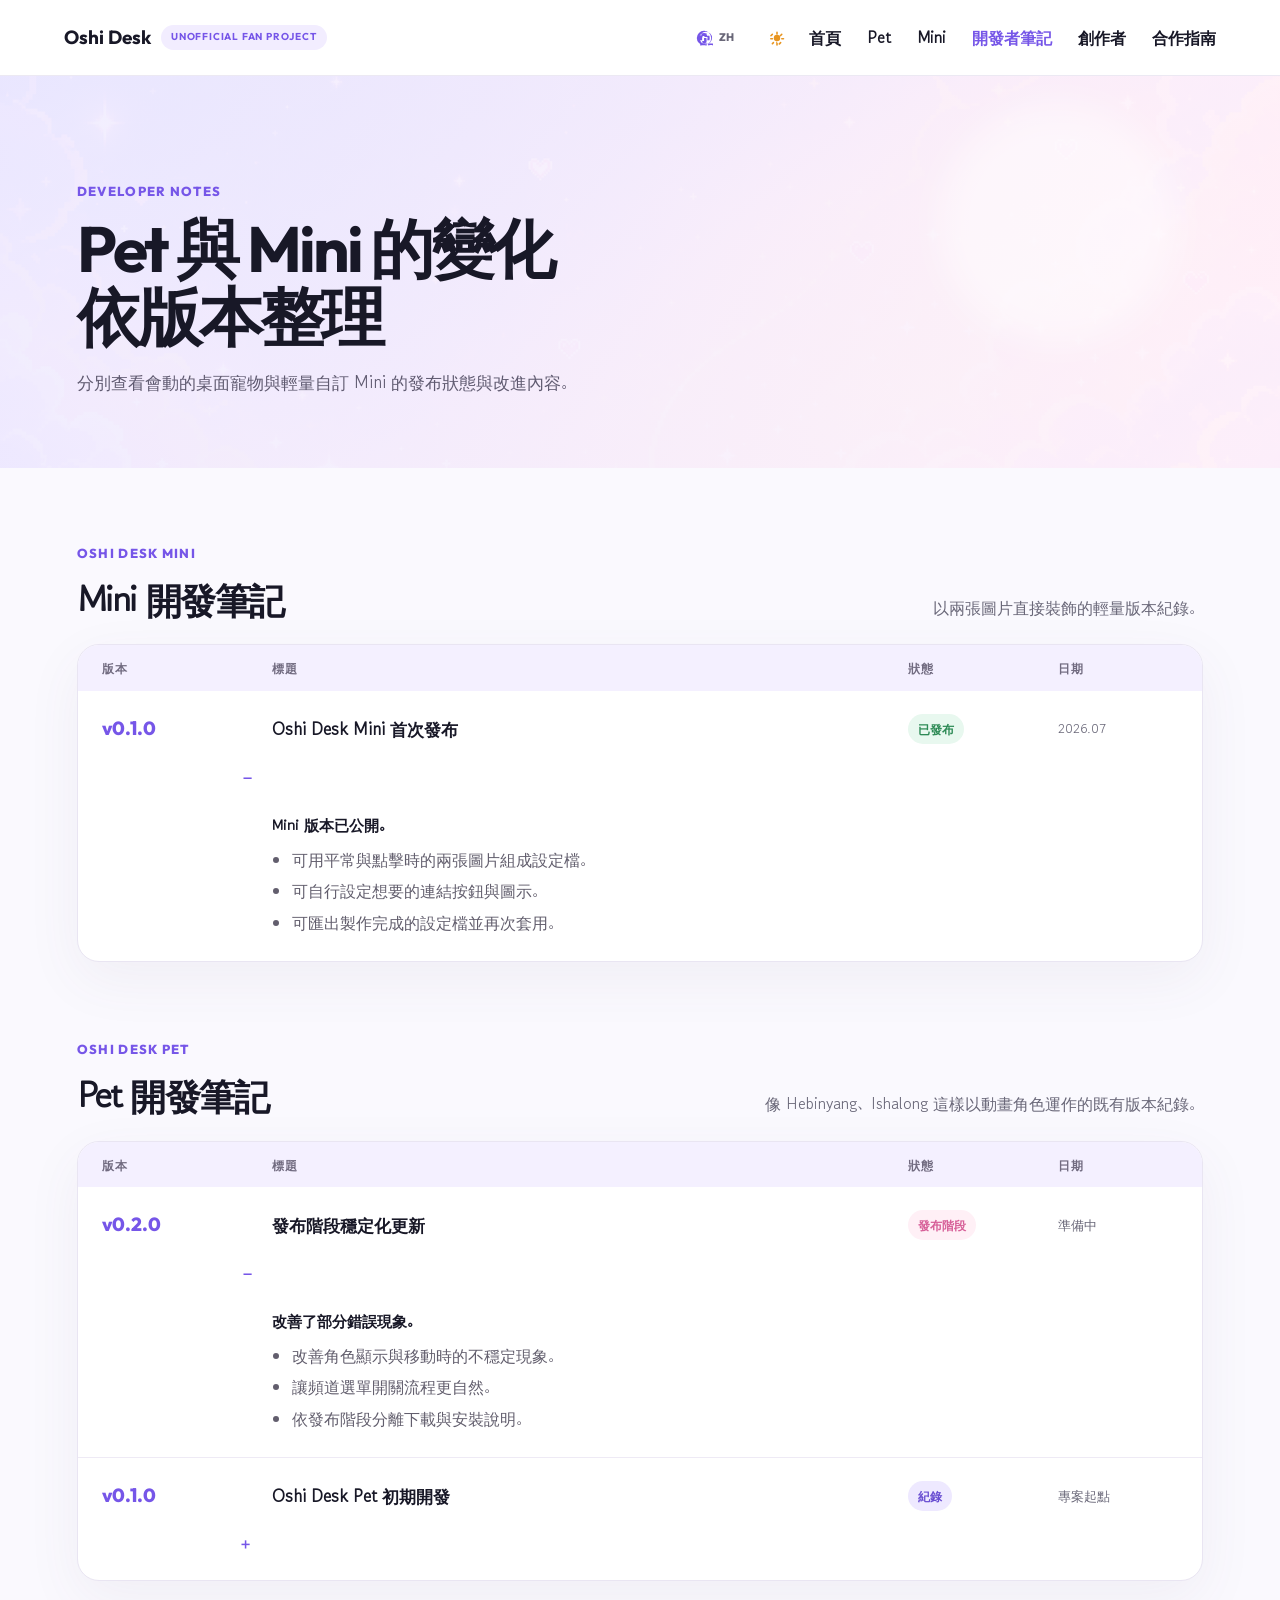
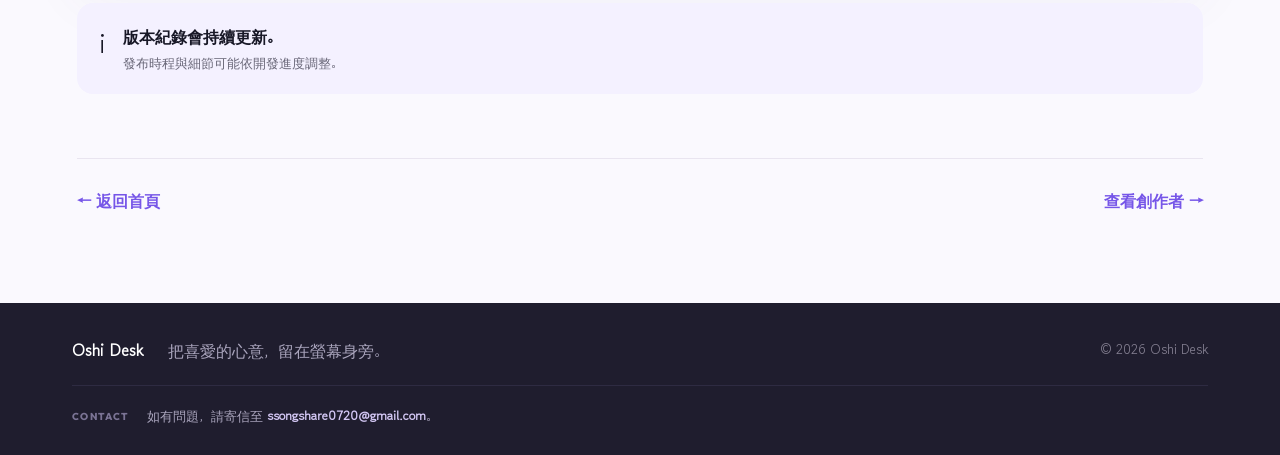
<file: developer-notes.html>
<!doctype html>
<html lang="ko">
<head>
  <!-- Google tag (gtag.js) -->
  <script async src="https://www.googletagmanager.com/gtag/js?id=G-VL1D9DZ0NC"></script>
  <script>
    window.dataLayer = window.dataLayer || [];
    function gtag(){dataLayer.push(arguments);}
    gtag('js', new Date());

    gtag('config', 'G-VL1D9DZ0NC');
  </script>
  <meta charset="UTF-8">
  <meta name="viewport" content="width=device-width, initial-scale=1.0">
  <meta name="description" content="Oshi Desk Pet과 Mini의 버전별 개발 기록">
  <meta name="robots" content="index, follow">
  <meta name="theme-color" content="#fff6fb">
  <link rel="canonical" href="https://www.oshidesk.com/developer-notes.html">
  <link rel="alternate" type="text/plain" href="/llms.txt" title="LLM Content">
  <meta property="og:site_name" content="Oshi Desk">
  <meta property="og:locale" content="ko_KR">
  <meta property="og:title" content="개발자 노트 | Oshi Desk">
  <meta property="og:description" content="Oshi Desk Pet과 Mini의 버전별 개발 기록">
  <meta property="og:type" content="website">
  <meta property="og:url" content="https://www.oshidesk.com/developer-notes.html">
  <meta property="og:image" content="https://www.oshidesk.com/assets/og.png">
  <meta name="twitter:card" content="summary_large_image">
  <meta name="twitter:title" content="개발자 노트 | Oshi Desk">
  <meta name="twitter:description" content="Oshi Desk Pet과 Mini의 버전별 개발 기록">
  <meta name="twitter:image" content="https://www.oshidesk.com/assets/og.png">
  <title>개발자 노트 | Oshi Desk</title>
  <link rel="icon" href="/favicon.ico" sizes="any">
  <link rel="preconnect" href="https://fonts.googleapis.com">
  <link rel="preconnect" href="https://fonts.gstatic.com" crossorigin>
  <link href="https://fonts.googleapis.com/css2?family=Gowun+Dodum&family=Outfit:wght@500;600;700;800&display=swap" rel="stylesheet">
  <script>
    (function () {
      try {
        var stored = localStorage.getItem('oshi-desk-theme');
        var dark = stored === 'dark' || (stored !== 'light' && window.matchMedia('(prefers-color-scheme: dark)').matches);
        document.documentElement.classList.add(dark ? 'dark' : 'light');
      } catch (e) {
        document.documentElement.classList.add('light');
      }
    })();
  </script>
  <link rel="stylesheet" href="/styles.css">
  <link rel="stylesheet" href="/subpages.css">
  <script type="application/ld+json">
    {
      "@context": "https://schema.org",
      "@type": "WebPage",
      "name": "개발자 노트 | Oshi Desk",
      "description": "Oshi Desk 버전별 개발 기록과 업데이트 안내",
      "url": "https://www.oshidesk.com/developer-notes.html",
      "inLanguage": "ko",
      "isPartOf": { "@type": "WebSite", "name": "Oshi Desk", "url": "https://www.oshidesk.com/" }
    }
  </script>
</head>
<body class="subpage-body" data-i18n-page="notes">
  <header class="site-header">
    <a class="brand" href="/" data-i18n-attr="aria-label:brand.home" aria-label="Oshi Desk 홈">
      <strong>Oshi Desk</strong>
      <span class="brand-tag" data-i18n="brand.tag">Unofficial Fan Project</span>
    </a>
    <div class="header-actions">
      <div class="lang-switcher">
        <button class="lang-toggle" id="langToggle" type="button" aria-haspopup="listbox" aria-expanded="false" aria-controls="langMenu" data-i18n-attr="aria-label:lang.label;title:lang.label" aria-label="언어" title="언어">
          <svg class="lang-icon" viewBox="0 0 20 20" aria-hidden="true"><path fill="currentColor" d="M10 2a8 8 0 1 0 0 16 8 8 0 0 0 0-16zm6.93 3.07a7 7 0 0 1 0 9.86 7 7 0 0 1-9.86 0 7 7 0 0 1 0-9.86 7 7 0 0 1 9.86 0zM10 4.5c-1.2 0-2.3.3-3.3.8.5.7.9 1.5 1.2 2.4h4.2c.3-.9.7-1.7 1.2-2.4-1-.5-2.1-.8-3.3-.8zm-4.1 2.2c-.4.8-.7 1.7-.8 2.6h3.5c-.1-.8-.3-1.6-.6-2.3-.5-.1-1-.1-1.5-.1-.5 0-1 .1-1.6.2zm8.2 0c-.6-.1-1.1-.2-1.6-.2s-1 .1-1.5.1c-.3.7-.5 1.5-.6 2.3h3.5c-.1-.9-.4-1.8-.8-2.6zM4.7 10c0 .9.1 1.8.3 2.6H8c-.1-.8-.1-1.7-.1-2.6s0-1.8.1-2.6H5c-.2.8-.3 1.7-.3 2.6zm5.3 0c0 .9.1 1.7.1 2.6s-.1 1.7-.1 2.6h2.6c.2-.8.3-1.7.3-2.6s-.1-1.8-.3-2.6h-2.6zm3.9 0c0-.9-.1-1.8-.3-2.6h2.4c.2.8.3 1.7.3 2.6s-.1 1.8-.3 2.6h-2.4c.2-.8.3-1.7.3-2.6zM8 13.4c.1.9.3 1.7.6 2.4.5.1 1 .1 1.5.1s1-.1 1.5-.1c.3-.7.5-1.5.6-2.4H8zm-2.7 2.6c.4.8.7 1.6.8 2.5 1-.5 2.1-.8 3.3-.8s2.3.3 3.3.8c.1-.9.4-1.7.8-2.5H5.3zm8.7 2.5c1-.5 2.1-.8 3.3-.8 1.2 0 2.3.3 3.3.8-.1-.9-.4-1.7-.8-2.5h-5.8c.4.8.7 1.6.8 2.5z"/></svg>
          <span class="lang-current" aria-hidden="true">KO</span>
        </button>
        <div class="lang-menu" id="langMenu" role="listbox" hidden>
          <button class="lang-option active" type="button" role="option" data-lang="ko" aria-pressed="true" aria-selected="true" data-i18n="lang.ko">한국어</button>
          <button class="lang-option" type="button" role="option" data-lang="en" aria-pressed="false" aria-selected="false" data-i18n="lang.en">English</button>
          <button class="lang-option" type="button" role="option" data-lang="ja" aria-pressed="false" aria-selected="false" data-i18n="lang.ja">日本語</button>
          <button class="lang-option" type="button" role="option" data-lang="zh-TW" aria-pressed="false" aria-selected="false" data-i18n="lang.zh-TW">繁體中文</button>
        </div>
      </div>
      <button class="theme-toggle" id="themeToggle" type="button" data-i18n-attr="aria-label:theme.toDark;title:theme.light" aria-label="다크모드로 전환" title="라이트 모드">
        <svg class="theme-icon theme-icon-sun" viewBox="0 0 20 20" aria-hidden="true"><circle cx="10" cy="10" r="3.2" fill="currentColor"/><path fill="currentColor" d="M10 3.5a.8.8 0 0 1 .8.8V6a.8.8 0 1 1-1.6 0V4.3a.8.8 0 0 1 .8-.8zm0 11a.8.8 0 0 1 .8.8v1.7a.8.8 0 1 1-1.6 0V14.3a.8.8 0 0 1 .8-.8zM16.5 10a.8.8 0 0 1 .8.8.8.8 0 0 1-.8.8h-1.7a.8.8 0 1 1 0-1.6h1.7zm-11 0a.8.8 0 0 1 .8.8.8.8 0 0 1-.8.8H3.8a.8.8 0 1 1 0-1.6h1.7zM14.2 5.8a.8.8 0 0 1 1.1 0 .8.8 0 0 1 0 1.1l-1.2 1.2a.8.8 0 1 1-1.1-1.1l1.2-1.2zM5.9 14.1a.8.8 0 0 1 1.1 0 .8.8 0 0 1 0 1.1l-1.2 1.2a.8.8 0 0 1-1.1-1.1l1.2-1.2zM14.2 14.1a.8.8 0 0 1 0 1.1l-1.2 1.2a.8.8 0 1 1-1.1-1.1l1.2-1.2a.8.8 0 0 1 1.1 0zM5.9 5.8a.8.8 0 0 1 0 1.1L4.7 8.1a.8.8 0 1 1-1.1-1.1l1.2-1.2a.8.8 0 0 1 1.1 0z"/></svg>
        <svg class="theme-icon theme-icon-moon" viewBox="0 0 20 20" aria-hidden="true"><path fill="currentColor" d="M15.5 11.2a6.5 6.5 0 0 1-9.9-8.1A6.5 6.5 0 1 0 15.5 11.2z"/></svg>
      </button>
      <button class="menu-toggle" data-i18n-attr="aria-label:menu.open" aria-expanded="false" aria-label="메뉴 열기">☰</button>
      <nav class="nav" data-i18n-attr="aria-label:nav.aria" aria-label="주요 메뉴">
        <a href="/" data-i18n="nav.home">홈</a>
        <a href="/pet.html" data-i18n="nav.pet">Pet</a>
        <a href="/mini.html" data-i18n="nav.mini">Mini</a>
        <a href="/developer-notes.html" aria-current="page" data-i18n="nav.notes">개발자 노트</a>
        <a href="/creators.html" data-i18n="nav.creators">크리에이터</a>
        <a href="/collaboration.html" data-i18n="nav.collaboration">협업 안내</a>
      </nav>
    </div>
  </header>

  <main class="subpage-main">
    <section class="sub-hero">
      <div class="sub-hero-inner">
        <p class="section-label" data-i18n="notes.hero.label">DEVELOPER NOTES</p>
        <h1 data-i18n="notes.hero.h1" data-i18n-html="true">Pet과 Mini의 변화 기록을<br>버전별로 정리합니다.</h1>
        <p data-i18n="notes.hero.p">움직이는 데스크톱 펫과 가벼운 커스텀 Mini를 분류해 배포 현황과 개선 내용을 확인할 수 있습니다.</p>
      </div>
    </section>
    <div class="content-shell">
      <section class="content-section">
        <div class="section-head">
          <div><p class="section-label" data-i18n="notes.mini.label">OSHI DESK MINI</p><h2 data-i18n="notes.mini.h2">Mini 개발 노트</h2></div>
          <p data-i18n="notes.mini.p">이미지 두 장으로 직접 꾸밀 수 있는 경량 버전의 기록입니다.</p>
        </div>
        <div class="release-board">
          <div class="release-head"><span data-i18n="notes.table.version">버전</span><span data-i18n="notes.table.title">제목</span><span data-i18n="notes.table.status">상태</span><span data-i18n="notes.table.date">작성일</span></div>
          <details class="release-row" open>
            <summary><span class="release-version" data-i18n="notes.mini.v010.version">v0.1.0</span><span class="release-title" data-i18n="notes.mini.v010.title">Oshi Desk Mini 첫 배포</span><span class="status done" data-i18n="notes.mini.v010.status">배포 완료</span><time class="release-date" data-i18n="notes.mini.v010.date">2026.07</time></summary>
            <div class="release-content"><h3 data-i18n="notes.mini.v010.h3">Mini 버전이 공개되었습니다.</h3><ul data-i18n-list="notes.mini.v010.items"></ul></div>
          </details>
        </div>
      </section>

      <section class="content-section">
        <div class="section-head">
          <div><p class="section-label" data-i18n="notes.pet.label">OSHI DESK PET</p><h2 data-i18n="notes.pet.h2">Pet 개발 노트</h2></div>
          <p data-i18n="notes.pet.p">헤비냥, 이샤롱처럼 애니메이션 캐릭터로 동작하는 기존 버전의 기록입니다.</p>
        </div>
        <div class="release-board">
          <div class="release-head"><span data-i18n="notes.table.version">버전</span><span data-i18n="notes.table.title">제목</span><span data-i18n="notes.table.status">상태</span><span data-i18n="notes.table.date">작성일</span></div>
          <details class="release-row" open>
            <summary><span class="release-version" data-i18n="notes.pet.v020.version">v0.2.0</span><span class="release-title" data-i18n="notes.pet.v020.title">배포 단계 안정화 업데이트</span><span class="status planned" data-i18n="notes.pet.v020.status">배포 단계</span><time class="release-date" data-i18n="notes.pet.v020.date">준비 중</time></summary>
            <div class="release-content"><h3 data-i18n="notes.pet.v020.h3">일부 오류 현상을 개선했습니다.</h3><ul data-i18n-list="notes.pet.v020.items"></ul></div>
          </details>
          <details class="release-row">
            <summary><span class="release-version" data-i18n="notes.pet.v010.version">v0.1.0</span><span class="release-title" data-i18n="notes.pet.v010.title">Oshi Desk Pet 초기 개발</span><span class="status" data-i18n="notes.pet.v010.status">기록</span><time class="release-date" data-i18n="notes.pet.v010.date">프로젝트 시작</time></summary>
            <div class="release-content"><h3 data-i18n="notes.pet.v010.h3">움직이는 데스크톱 펫의 기본 구조를 만들었습니다.</h3><ul data-i18n-list="notes.pet.v010.items"></ul></div>
          </details>
        </div>
        <div class="note-callout"><span>i</span><div><strong data-i18n="notes.callout.strong">버전 기록은 계속 업데이트됩니다.</strong><p class="empty-note" data-i18n="notes.callout.p">배포 일정과 세부 기능은 개발 상황에 따라 조정될 수 있습니다.</p></div></div>
      </section>
      <nav class="page-footer-nav" aria-label="다른 카테고리"><a href="/" data-i18n="notes.nav.prev">← 홈으로</a><a href="/creators.html" data-i18n="notes.nav.next">크리에이터 보기 →</a></nav>
    </div>
  </main>

  <footer class="site-footer">
    <div class="footer-brand">
      <strong>Oshi Desk</strong>
      <span data-i18n="footer.tagline">좋아하는 마음을 화면 가까이.</span>
      <small>© 2026 Oshi Desk</small>
    </div>
    <div class="footer-contact">
      <p class="footer-origin-label">CONTACT</p>
      <p class="footer-contact-copy" data-i18n="footer.contact" data-i18n-html="true">문의사항은 <a href="mailto:ssongshare0720@gmail.com">ssongshare0720@gmail.com</a>으로 보내주세요.</p>
    </div>
  </footer>
  <script src="/i18n.js"></script>
  <script>initI18n();</script>
  <script src="/script.js"></script>
</body>
</html>
</file>
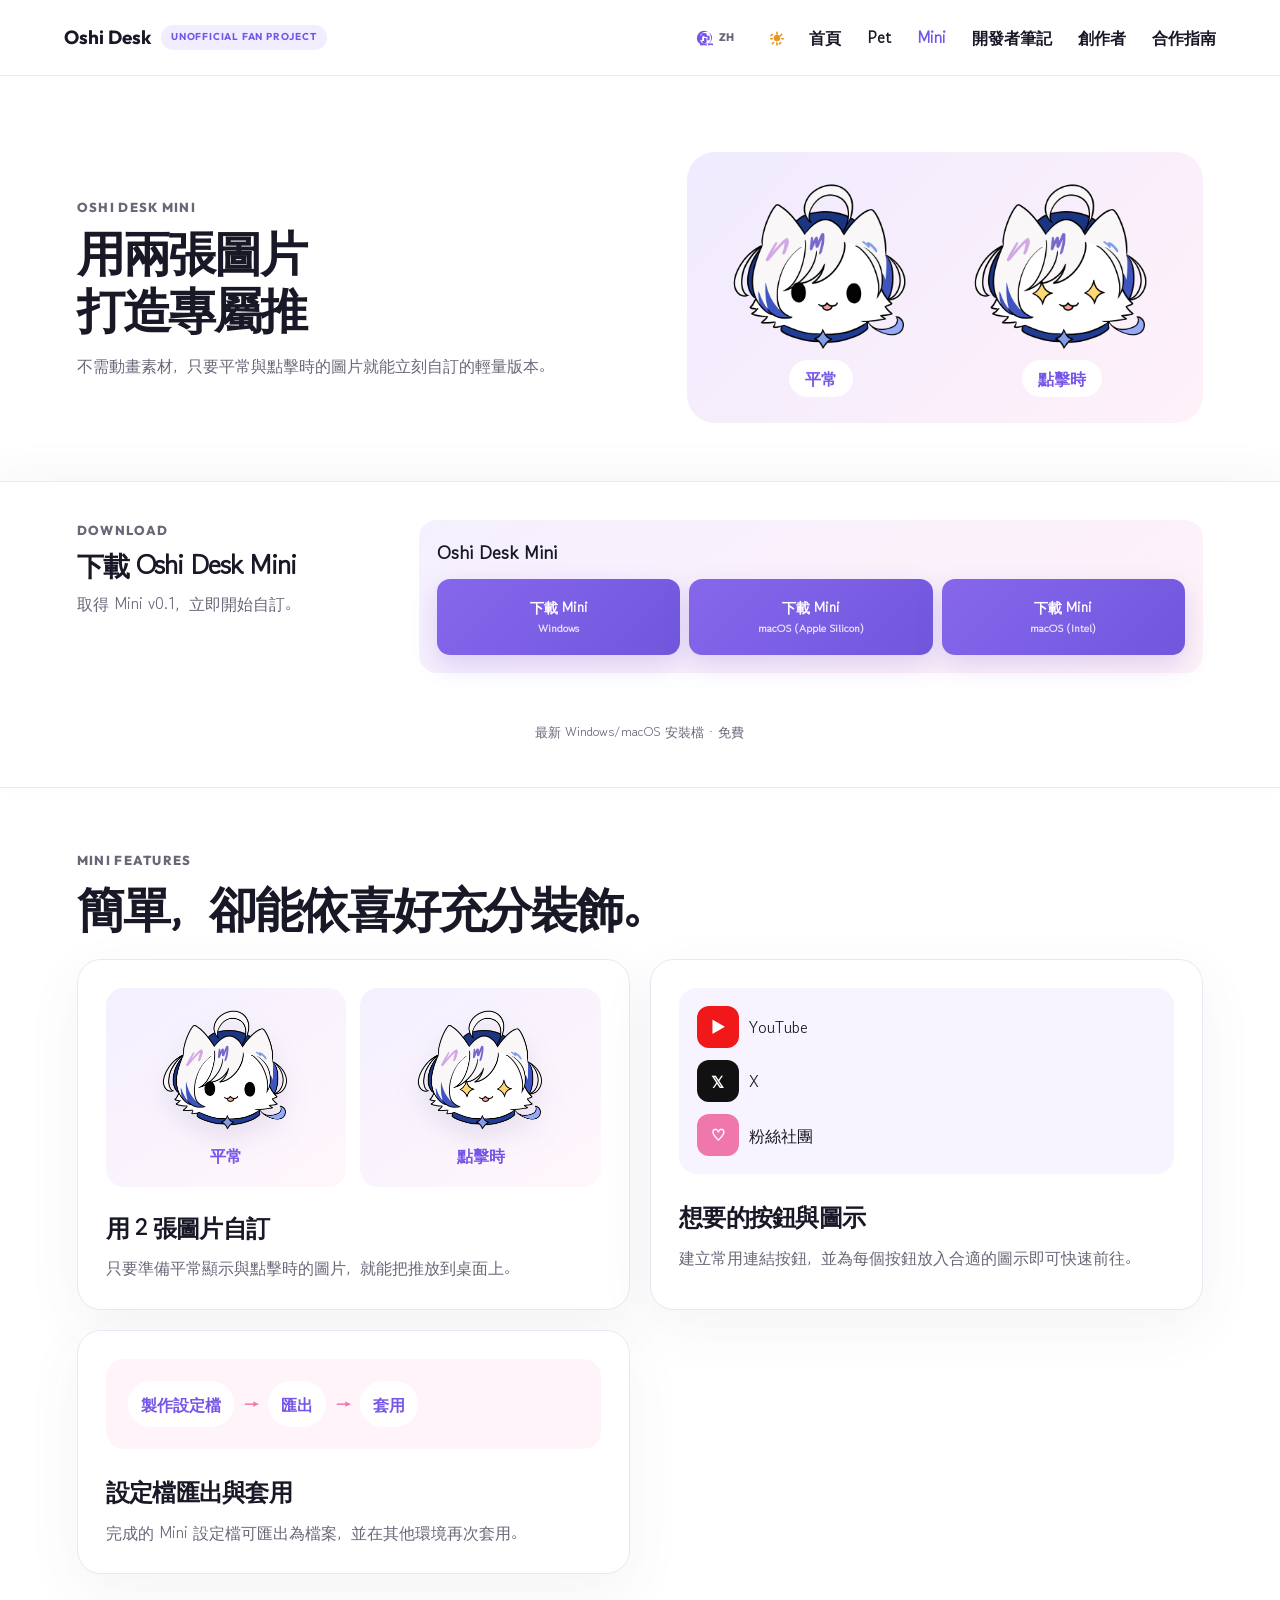
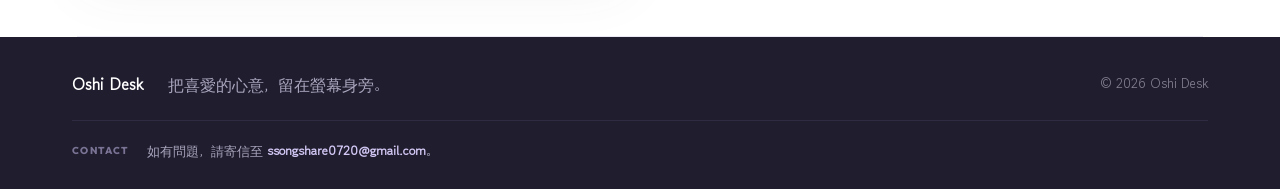
<file: mini.html>
<!doctype html>
<html lang="ko">
<head>
  <!-- Google tag (gtag.js) -->
  <script async src="https://www.googletagmanager.com/gtag/js?id=G-VL1D9DZ0NC"></script>
  <script>
    window.dataLayer = window.dataLayer || [];
    function gtag(){dataLayer.push(arguments);}
    gtag('js', new Date());

    gtag('config', 'G-VL1D9DZ0NC');
  </script>
  <meta charset="UTF-8">
  <meta name="viewport" content="width=device-width, initial-scale=1.0">
  <meta name="description" content="Oshi Desk Mini 다운로드와 커스텀 안내">
  <meta name="robots" content="index, follow">
  <meta name="theme-color" content="#fff6fb">
  <link rel="canonical" href="https://www.oshidesk.com/mini.html">
  <link rel="alternate" type="text/plain" href="/llms.txt" title="LLM Content">
  <meta property="og:site_name" content="Oshi Desk">
  <meta property="og:locale" content="ko_KR">
  <meta property="og:title" content="Oshi Desk Mini | Oshi Desk">
  <meta property="og:description" content="Oshi Desk Mini 다운로드와 커스텀 안내">
  <meta property="og:type" content="website">
  <meta property="og:url" content="https://www.oshidesk.com/mini.html">
  <meta property="og:image" content="https://www.oshidesk.com/assets/og.png">
  <meta name="twitter:card" content="summary_large_image">
  <meta name="twitter:title" content="Oshi Desk Mini | Oshi Desk">
  <meta name="twitter:description" content="Oshi Desk Mini 다운로드와 커스텀 안내">
  <meta name="twitter:image" content="https://www.oshidesk.com/assets/og.png">
  <title>Oshi Desk Mini | Oshi Desk</title>
  <link rel="icon" href="/favicon.ico" sizes="any">
  <link rel="preconnect" href="https://fonts.googleapis.com">
  <link rel="preconnect" href="https://fonts.gstatic.com" crossorigin>
  <link href="https://fonts.googleapis.com/css2?family=Gowun+Dodum&family=Outfit:wght@500;600;700;800&display=swap" rel="stylesheet">
  <script>
    (function () {
      try {
        var stored = localStorage.getItem('oshi-desk-theme');
        var dark = stored === 'dark' || (stored !== 'light' && window.matchMedia('(prefers-color-scheme: dark)').matches);
        document.documentElement.classList.add(dark ? 'dark' : 'light');
      } catch (e) {
        document.documentElement.classList.add('light');
      }
    })();
  </script>
  <link rel="stylesheet" href="/styles.css">
</head>
<body data-i18n-page="mini">
  <header class="site-header">
    <a class="brand" href="/" data-i18n-attr="aria-label:brand.home" aria-label="Oshi Desk 홈">
      <strong>Oshi Desk</strong>
      <span class="brand-tag" data-i18n="brand.tag">Unofficial Fan Project</span>
    </a>
    <div class="header-actions">
      <div class="lang-switcher">
        <button class="lang-toggle" id="langToggle" type="button" aria-haspopup="listbox" aria-expanded="false" aria-controls="langMenu" data-i18n-attr="aria-label:lang.label;title:lang.label" aria-label="언어" title="언어">
          <svg class="lang-icon" viewBox="0 0 20 20" aria-hidden="true"><path fill="currentColor" d="M10 2a8 8 0 1 0 0 16 8 8 0 0 0 0-16zm6.93 3.07a7 7 0 0 1 0 9.86 7 7 0 0 1-9.86 0 7 7 0 0 1 0-9.86 7 7 0 0 1 9.86 0zM10 4.5c-1.2 0-2.3.3-3.3.8.5.7.9 1.5 1.2 2.4h4.2c.3-.9.7-1.7 1.2-2.4-1-.5-2.1-.8-3.3-.8zm-4.1 2.2c-.4.8-.7 1.7-.8 2.6h3.5c-.1-.8-.3-1.6-.6-2.3-.5-.1-1-.1-1.5-.1-.5 0-1 .1-1.6.2zm8.2 0c-.6-.1-1.1-.2-1.6-.2s-1 .1-1.5.1c-.3.7-.5 1.5-.6 2.3h3.5c-.1-.9-.4-1.8-.8-2.6zM4.7 10c0 .9.1 1.8.3 2.6H8c-.1-.8-.1-1.7-.1-2.6s0-1.8.1-2.6H5c-.2.8-.3 1.7-.3 2.6zm5.3 0c0 .9.1 1.7.1 2.6s-.1 1.7-.1 2.6h2.6c.2-.8.3-1.7.3-2.6s-.1-1.8-.3-2.6h-2.6zm3.9 0c0-.9-.1-1.8-.3-2.6h2.4c.2.8.3 1.7.3 2.6s-.1 1.8-.3 2.6h-2.4c.2-.8.3-1.7.3-2.6zM8 13.4c.1.9.3 1.7.6 2.4.5.1 1 .1 1.5.1s1-.1 1.5-.1c.3-.7.5-1.5.6-2.4H8zm-2.7 2.6c.4.8.7 1.6.8 2.5 1-.5 2.1-.8 3.3-.8s2.3.3 3.3.8c.1-.9.4-1.7.8-2.5H5.3zm8.7 2.5c1-.5 2.1-.8 3.3-.8 1.2 0 2.3.3 3.3.8-.1-.9-.4-1.7-.8-2.5h-5.8c.4.8.7 1.6.8 2.5z"/></svg>
          <span class="lang-current" aria-hidden="true">KO</span>
        </button>
        <div class="lang-menu" id="langMenu" role="listbox" hidden>
          <button class="lang-option active" type="button" role="option" data-lang="ko" aria-pressed="true" aria-selected="true" data-i18n="lang.ko">한국어</button>
          <button class="lang-option" type="button" role="option" data-lang="en" aria-pressed="false" aria-selected="false" data-i18n="lang.en">English</button>
          <button class="lang-option" type="button" role="option" data-lang="ja" aria-pressed="false" aria-selected="false" data-i18n="lang.ja">日本語</button>
          <button class="lang-option" type="button" role="option" data-lang="zh-TW" aria-pressed="false" aria-selected="false" data-i18n="lang.zh-TW">繁體中文</button>
        </div>
      </div>
      <button class="theme-toggle" id="themeToggle" type="button" data-i18n-attr="aria-label:theme.toDark;title:theme.light" aria-label="다크모드로 전환" title="라이트 모드">
        <svg class="theme-icon theme-icon-sun" viewBox="0 0 20 20" aria-hidden="true"><circle cx="10" cy="10" r="3.2" fill="currentColor"/><path fill="currentColor" d="M10 3.5a.8.8 0 0 1 .8.8V6a.8.8 0 1 1-1.6 0V4.3a.8.8 0 0 1 .8-.8zm0 11a.8.8 0 0 1 .8.8v1.7a.8.8 0 1 1-1.6 0V14.3a.8.8 0 0 1 .8-.8zM16.5 10a.8.8 0 0 1 .8.8.8.8 0 0 1-.8.8h-1.7a.8.8 0 1 1 0-1.6h1.7zm-11 0a.8.8 0 0 1 .8.8.8.8 0 0 1-.8.8H3.8a.8.8 0 1 1 0-1.6h1.7zM14.2 5.8a.8.8 0 0 1 1.1 0 .8.8 0 0 1 0 1.1l-1.2 1.2a.8.8 0 1 1-1.1-1.1l1.2-1.2zM5.9 14.1a.8.8 0 0 1 1.1 0 .8.8 0 0 1 0 1.1l-1.2 1.2a.8.8 0 0 1-1.1-1.1l1.2-1.2zM14.2 14.1a.8.8 0 0 1 0 1.1l-1.2 1.2a.8.8 0 1 1-1.1-1.1l1.2-1.2a.8.8 0 0 1 1.1 0zM5.9 5.8a.8.8 0 0 1 0 1.1L4.7 8.1a.8.8 0 1 1-1.1-1.1l1.2-1.2a.8.8 0 0 1 1.1 0z"/></svg>
        <svg class="theme-icon theme-icon-moon" viewBox="0 0 20 20" aria-hidden="true"><path fill="currentColor" d="M15.5 11.2a6.5 6.5 0 0 1-9.9-8.1A6.5 6.5 0 1 0 15.5 11.2z"/></svg>
      </button>
      <button class="menu-toggle" data-i18n-attr="aria-label:menu.open" aria-expanded="false" aria-label="메뉴 열기">☰</button>
      <nav class="nav" data-i18n-attr="aria-label:nav.aria" aria-label="주요 메뉴">
        <a href="/" data-i18n="nav.home">홈</a>
        <a href="/pet.html" data-i18n="nav.pet">Pet</a>
        <a href="/mini.html" aria-current="page" data-i18n="nav.mini">Mini</a>
        <a href="/developer-notes.html" data-i18n="nav.notes">개발자 노트</a>
        <a href="/creators.html" data-i18n="nav.creators">크리에이터</a>
        <a href="/collaboration.html" data-i18n="nav.collaboration">협업 안내</a>
      </nav>
    </div>
  </header>

  <main>
    <section class="product-page-hero mini-hero">
      <div>
        <p class="section-label" data-i18n="mini.hero.label">OSHI DESK MINI</p>
        <h1 data-i18n="mini.hero.h1" data-i18n-html="true">원하는 그림 두 장으로<br>나만의 오시 만들기</h1>
        <p data-i18n="mini.hero.p">애니메이션 리소스 없이도 평상 시와 클릭 시 이미지만 있으면 바로 커스텀할 수 있는 가벼운 버전입니다.</p>
      </div>
      <div class="mini-hero-preview">
        <figure><img src="/assets/mini-idle.png" data-i18n-attr="alt:mini.features.miniIdleAlt" alt="평상 시 이미지"><figcaption data-i18n="products.miniIdle">평상 시</figcaption></figure>
        <figure><img src="/assets/mini-click.png" data-i18n-attr="alt:mini.features.miniClickAlt" alt="클릭 시 이미지"><figcaption data-i18n="products.miniClick">클릭 시</figcaption></figure>
      </div>
    </section>

    <section class="download-section product-download" id="download" aria-labelledby="mini-download-title">
      <div class="download-shell single-download">
        <div class="download-heading">
          <p class="section-label">DOWNLOAD</p>
          <h2 id="mini-download-title" data-i18n="download.miniTitle">Oshi Desk Mini 다운로드</h2>
          <p data-i18n="download.miniDesc">Mini v0.1 배포 버전을 내려받아 바로 커스텀을 시작하세요.</p>
        </div>
        <div class="download-group mini-download">
          <h3 data-i18n="characters.mini">Oshi Desk Mini</h3>
          <a class="download-btn purple" href="https://github.com/Project-Undonghae/oshi-desk/releases/download/v0.1.1/OshiDeskMini-0.1.1-win64.exe" data-character="mini" data-platform="win" rel="noopener noreferrer"><b><span class="dl-label" data-i18n="download.mini">Mini 다운로드</span><small class="dl-platform" data-i18n="platform.win">Windows</small></b></a>
          <a class="download-btn purple" href="https://github.com/Project-Undonghae/oshi-desk/releases/download/v0.1.1/OshiDeskMini-0.1.1-macos-arm64.dmg" data-character="mini" data-platform="mac_arm64" rel="noopener noreferrer"><b><span class="dl-label" data-i18n="download.mini">Mini 다운로드</span><small class="dl-platform" data-i18n="platform.mac_arm64">macOS (Apple Silicon)</small></b></a>
          <a class="download-btn purple" href="https://github.com/Project-Undonghae/oshi-desk/releases/download/v0.1.1/OshiDeskMini-0.1.1-macos-x64.dmg" data-character="mini" data-platform="mac_x64" rel="noopener noreferrer"><b><span class="dl-label" data-i18n="download.mini">Mini 다운로드</span><small class="dl-platform" data-i18n="platform.mac_x64">macOS (Intel)</small></b></a>
        </div>
        <p class="download-note" data-i18n="download.note">최신 Windows/macOS 설치 파일 · 무료</p>
      </div>
    </section>

    <div class="page-shell">
      <section class="feature reveal">
        <div class="section-headline">
          <p class="section-label" data-i18n="mini.features.label">MINI FEATURES</p>
          <h2 data-i18n="mini.features.h2">간단하지만, 원하는 만큼 나답게 꾸밀 수 있어요.</h2>
        </div>
        <div class="mini-feature-grid">
          <article class="mini-info-card">
            <div class="mini-preview">
              <figure><img src="/assets/mini-idle.png" data-i18n-attr="alt:mini.features.miniIdleAlt" alt="평상 시 이미지"><figcaption data-i18n="products.miniIdle">평상 시</figcaption></figure>
              <figure><img src="/assets/mini-click.png" data-i18n-attr="alt:mini.features.miniClickAlt" alt="클릭 시 이미지"><figcaption data-i18n="products.miniClick">클릭 시</figcaption></figure>
            </div>
            <h3 data-i18n="mini.features.c1h">이미지 2장으로 커스텀</h3>
            <p data-i18n="mini.features.c1p">평소에 보여줄 그림과 클릭했을 때 보여줄 그림만 준비하면 내 오시를 바탕화면에 올릴 수 있습니다.</p>
          </article>
          <article class="mini-info-card">
            <div class="button-example">
              <span class="button-icon">▶</span><span>YouTube</span>
              <span class="button-icon x">𝕏</span><span>X</span>
              <span class="button-icon heart">♡</span><span data-i18n="mini.features.fanCafe">팬카페</span>
            </div>
            <h3 data-i18n="mini.features.c2h">원하는 버튼과 아이콘</h3>
            <p data-i18n="mini.features.c2p">자주 찾는 링크 버튼을 만들고, 각 버튼에 어울리는 아이콘 이미지를 넣어 바로 이동할 수 있습니다.</p>
          </article>
          <article class="mini-info-card">
            <div class="profile-flow"><span data-i18n="mini.features.flow1">프로필 제작</span><b>→</b><span data-i18n="mini.features.flow2">보내기</span><b>→</b><span data-i18n="mini.features.flow3">적용하기</span></div>
            <h3 data-i18n="mini.features.c3h">프로필보내기와 적용</h3>
            <p data-i18n="mini.features.c3p">완성한 Mini 프로필은 파일로보내고, 다른 환경에서도 다시 적용할 수 있도록 구성합니다.</p>
          </article>
        </div>
      </section>
    </div>
  </main>

  <footer class="site-footer">
    <div class="footer-brand">
      <strong>Oshi Desk</strong>
      <span data-i18n="footer.tagline">좋아하는 마음을 화면 가까이.</span>
      <small>© 2026 Oshi Desk</small>
    </div>
    <div class="footer-contact">
      <p class="footer-origin-label">CONTACT</p>
      <p class="footer-contact-copy" data-i18n="footer.contact" data-i18n-html="true">문의사항은 <a href="mailto:ssongshare0720@gmail.com">ssongshare0720@gmail.com</a>으로 보내주세요.</p>
    </div>
  </footer>
  <div class="toast" role="status" aria-live="polite"></div>
  <script src="/i18n.js"></script>
  <script>initI18n();</script>
  <script src="/script.js"></script>
</body>
</html>
</file>
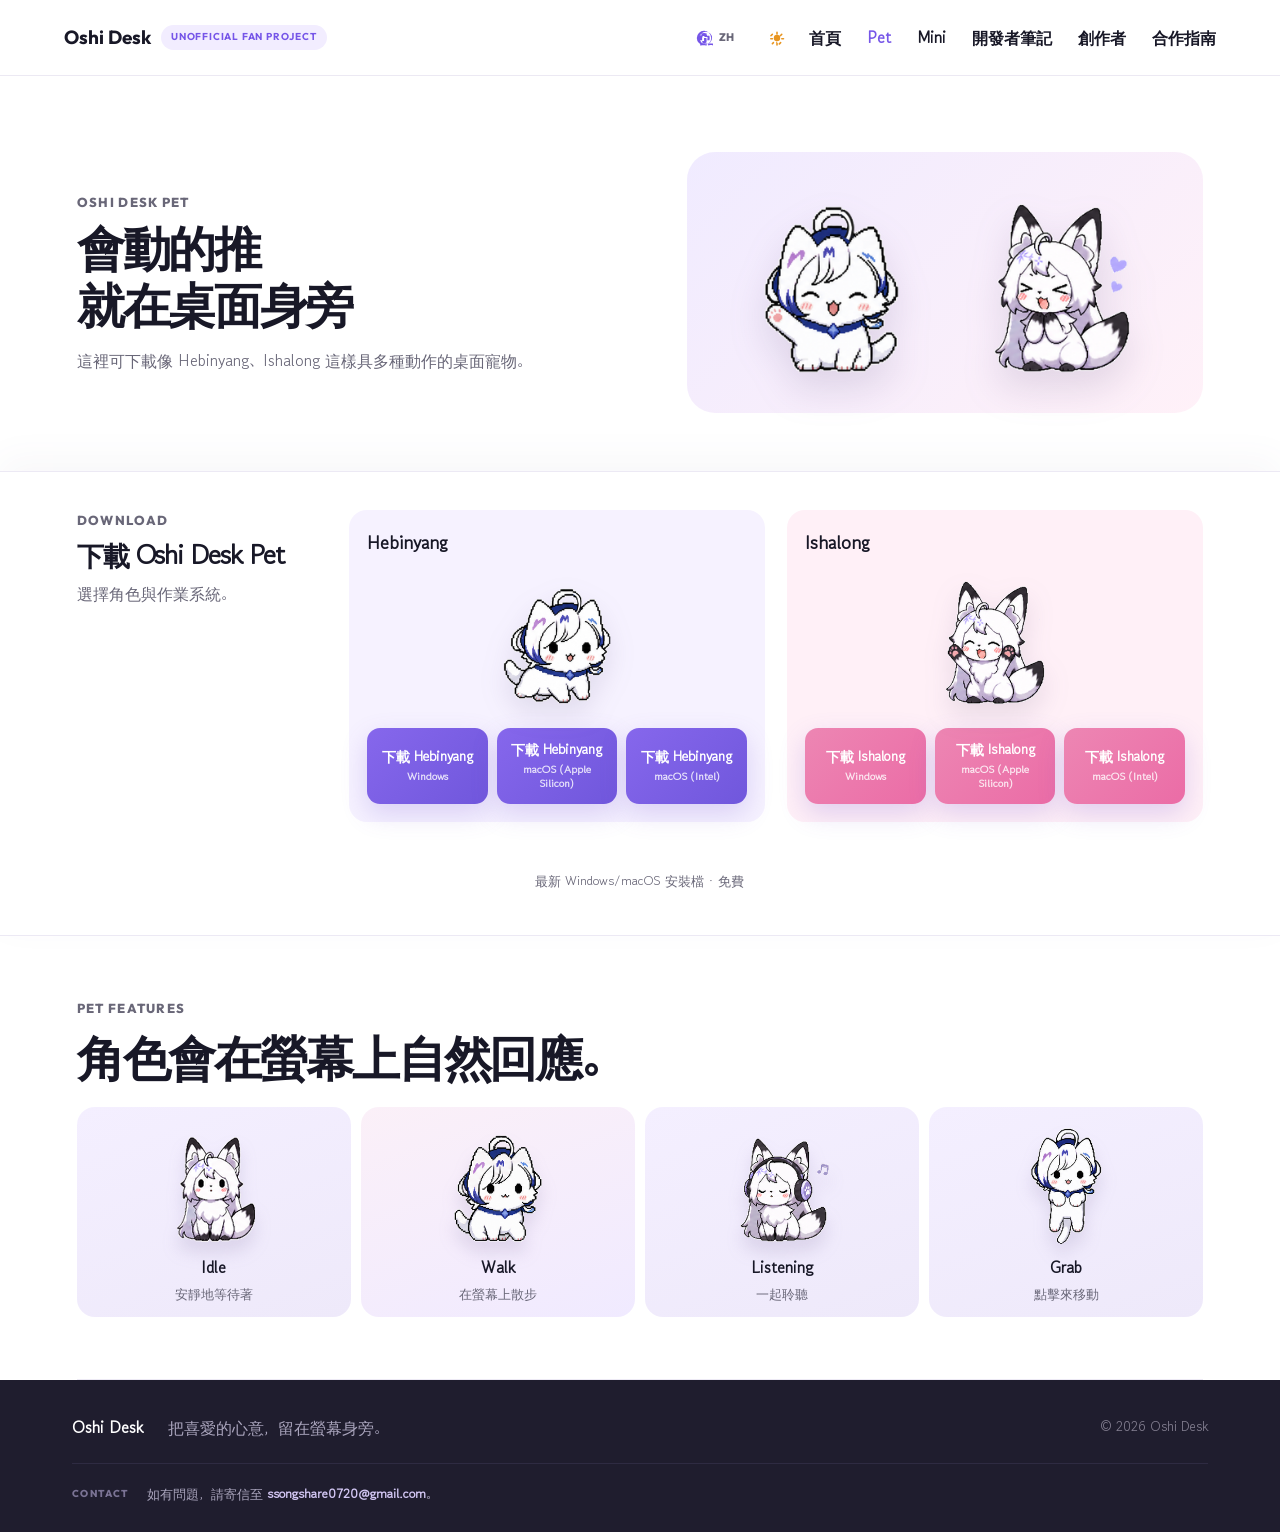
<file: pet.html>
<!doctype html>
<html lang="ko">
<head>
  <!-- Google tag (gtag.js) -->
  <script async src="https://www.googletagmanager.com/gtag/js?id=G-VL1D9DZ0NC"></script>
  <script>
    window.dataLayer = window.dataLayer || [];
    function gtag(){dataLayer.push(arguments);}
    gtag('js', new Date());

    gtag('config', 'G-VL1D9DZ0NC');
  </script>
  <meta charset="UTF-8">
  <meta name="viewport" content="width=device-width, initial-scale=1.0">
  <meta name="description" content="헤비냥, 이샤롱 등 움직이는 데스크톱 펫 다운로드">
  <meta name="robots" content="index, follow">
  <meta name="theme-color" content="#fff6fb">
  <link rel="canonical" href="https://www.oshidesk.com/pet.html">
  <link rel="alternate" type="text/plain" href="/llms.txt" title="LLM Content">
  <meta property="og:site_name" content="Oshi Desk">
  <meta property="og:locale" content="ko_KR">
  <meta property="og:title" content="Oshi Desk Pet | Oshi Desk">
  <meta property="og:description" content="헤비냥, 이샤롱 등 움직이는 데스크톱 펫 다운로드">
  <meta property="og:type" content="website">
  <meta property="og:url" content="https://www.oshidesk.com/pet.html">
  <meta property="og:image" content="https://www.oshidesk.com/assets/og.png">
  <meta name="twitter:card" content="summary_large_image">
  <meta name="twitter:title" content="Oshi Desk Pet | Oshi Desk">
  <meta name="twitter:description" content="헤비냥, 이샤롱 등 움직이는 데스크톱 펫 다운로드">
  <meta name="twitter:image" content="https://www.oshidesk.com/assets/og.png">
  <title>Oshi Desk Pet | Oshi Desk</title>
  <link rel="icon" href="/favicon.ico" sizes="any">
  <link rel="preconnect" href="https://fonts.googleapis.com">
  <link rel="preconnect" href="https://fonts.gstatic.com" crossorigin>
  <link href="https://fonts.googleapis.com/css2?family=Gowun+Dodum&family=Outfit:wght@500;600;700;800&display=swap" rel="stylesheet">
  <script>
    (function () {
      try {
        var stored = localStorage.getItem('oshi-desk-theme');
        var dark = stored === 'dark' || (stored !== 'light' && window.matchMedia('(prefers-color-scheme: dark)').matches);
        document.documentElement.classList.add(dark ? 'dark' : 'light');
      } catch (e) {
        document.documentElement.classList.add('light');
      }
    })();
  </script>
  <link rel="stylesheet" href="/styles.css">
</head>
<body data-i18n-page="pet">
  <header class="site-header">
    <a class="brand" href="/" data-i18n-attr="aria-label:brand.home" aria-label="Oshi Desk 홈">
      <strong>Oshi Desk</strong>
      <span class="brand-tag" data-i18n="brand.tag">Unofficial Fan Project</span>
    </a>
    <div class="header-actions">
      <div class="lang-switcher">
        <button class="lang-toggle" id="langToggle" type="button" aria-haspopup="listbox" aria-expanded="false" aria-controls="langMenu" data-i18n-attr="aria-label:lang.label;title:lang.label" aria-label="언어" title="언어">
          <svg class="lang-icon" viewBox="0 0 20 20" aria-hidden="true"><path fill="currentColor" d="M10 2a8 8 0 1 0 0 16 8 8 0 0 0 0-16zm6.93 3.07a7 7 0 0 1 0 9.86 7 7 0 0 1-9.86 0 7 7 0 0 1 0-9.86 7 7 0 0 1 9.86 0zM10 4.5c-1.2 0-2.3.3-3.3.8.5.7.9 1.5 1.2 2.4h4.2c.3-.9.7-1.7 1.2-2.4-1-.5-2.1-.8-3.3-.8zm-4.1 2.2c-.4.8-.7 1.7-.8 2.6h3.5c-.1-.8-.3-1.6-.6-2.3-.5-.1-1-.1-1.5-.1-.5 0-1 .1-1.6.2zm8.2 0c-.6-.1-1.1-.2-1.6-.2s-1 .1-1.5.1c-.3.7-.5 1.5-.6 2.3h3.5c-.1-.9-.4-1.8-.8-2.6zM4.7 10c0 .9.1 1.8.3 2.6H8c-.1-.8-.1-1.7-.1-2.6s0-1.8.1-2.6H5c-.2.8-.3 1.7-.3 2.6zm5.3 0c0 .9.1 1.7.1 2.6s-.1 1.7-.1 2.6h2.6c.2-.8.3-1.7.3-2.6s-.1-1.8-.3-2.6h-2.6zm3.9 0c0-.9-.1-1.8-.3-2.6h2.4c.2.8.3 1.7.3 2.6s-.1 1.8-.3 2.6h-2.4c.2-.8.3-1.7.3-2.6zM8 13.4c.1.9.3 1.7.6 2.4.5.1 1 .1 1.5.1s1-.1 1.5-.1c.3-.7.5-1.5.6-2.4H8zm-2.7 2.6c.4.8.7 1.6.8 2.5 1-.5 2.1-.8 3.3-.8s2.3.3 3.3.8c.1-.9.4-1.7.8-2.5H5.3zm8.7 2.5c1-.5 2.1-.8 3.3-.8 1.2 0 2.3.3 3.3.8-.1-.9-.4-1.7-.8-2.5h-5.8c.4.8.7 1.6.8 2.5z"/></svg>
          <span class="lang-current" aria-hidden="true">KO</span>
        </button>
        <div class="lang-menu" id="langMenu" role="listbox" hidden>
          <button class="lang-option active" type="button" role="option" data-lang="ko" aria-pressed="true" aria-selected="true" data-i18n="lang.ko">한국어</button>
          <button class="lang-option" type="button" role="option" data-lang="en" aria-pressed="false" aria-selected="false" data-i18n="lang.en">English</button>
          <button class="lang-option" type="button" role="option" data-lang="ja" aria-pressed="false" aria-selected="false" data-i18n="lang.ja">日本語</button>
          <button class="lang-option" type="button" role="option" data-lang="zh-TW" aria-pressed="false" aria-selected="false" data-i18n="lang.zh-TW">繁體中文</button>
        </div>
      </div>
      <button class="theme-toggle" id="themeToggle" type="button" data-i18n-attr="aria-label:theme.toDark;title:theme.light" aria-label="다크모드로 전환" title="라이트 모드">
        <svg class="theme-icon theme-icon-sun" viewBox="0 0 20 20" aria-hidden="true"><circle cx="10" cy="10" r="3.2" fill="currentColor"/><path fill="currentColor" d="M10 3.5a.8.8 0 0 1 .8.8V6a.8.8 0 1 1-1.6 0V4.3a.8.8 0 0 1 .8-.8zm0 11a.8.8 0 0 1 .8.8v1.7a.8.8 0 1 1-1.6 0V14.3a.8.8 0 0 1 .8-.8zM16.5 10a.8.8 0 0 1 .8.8.8.8 0 0 1-.8.8h-1.7a.8.8 0 1 1 0-1.6h1.7zm-11 0a.8.8 0 0 1 .8.8.8.8 0 0 1-.8.8H3.8a.8.8 0 1 1 0-1.6h1.7zM14.2 5.8a.8.8 0 0 1 1.1 0 .8.8 0 0 1 0 1.1l-1.2 1.2a.8.8 0 1 1-1.1-1.1l1.2-1.2zM5.9 14.1a.8.8 0 0 1 1.1 0 .8.8 0 0 1 0 1.1l-1.2 1.2a.8.8 0 0 1-1.1-1.1l1.2-1.2zM14.2 14.1a.8.8 0 0 1 0 1.1l-1.2 1.2a.8.8 0 1 1-1.1-1.1l1.2-1.2a.8.8 0 0 1 1.1 0zM5.9 5.8a.8.8 0 0 1 0 1.1L4.7 8.1a.8.8 0 1 1-1.1-1.1l1.2-1.2a.8.8 0 0 1 1.1 0z"/></svg>
        <svg class="theme-icon theme-icon-moon" viewBox="0 0 20 20" aria-hidden="true"><path fill="currentColor" d="M15.5 11.2a6.5 6.5 0 0 1-9.9-8.1A6.5 6.5 0 1 0 15.5 11.2z"/></svg>
      </button>
      <button class="menu-toggle" data-i18n-attr="aria-label:menu.open" aria-expanded="false" aria-label="메뉴 열기">☰</button>
      <nav class="nav" data-i18n-attr="aria-label:nav.aria" aria-label="주요 메뉴">
        <a href="/" data-i18n="nav.home">홈</a>
        <a href="/pet.html" aria-current="page" data-i18n="nav.pet">Pet</a>
        <a href="/mini.html" data-i18n="nav.mini">Mini</a>
        <a href="/developer-notes.html" data-i18n="nav.notes">개발자 노트</a>
        <a href="/creators.html" data-i18n="nav.creators">크리에이터</a>
        <a href="/collaboration.html" data-i18n="nav.collaboration">협업 안내</a>
      </nav>
    </div>
  </header>

  <main>
    <section class="product-page-hero pet-hero">
      <div>
        <p class="section-label" data-i18n="pet.hero.label">OSHI DESK PET</p>
        <h1 data-i18n="pet.hero.h1" data-i18n-html="true">움직이는 오시를<br>바탕화면 가까이에</h1>
        <p data-i18n="pet.hero.p">헤비냥과 이샤롱처럼 여러 동작을 가진 데스크톱 펫을 다운로드하는 페이지입니다.</p>
      </div>
      <div class="pet-hero-art">
        <img src="/assets/heavinyang.png" data-i18n-attr="alt:characters.hebi" alt="헤비냥">
        <img src="/assets/ishalong.png" data-i18n-attr="alt:characters.isha" alt="이샤롱">
      </div>
    </section>

    <section class="download-section product-download" id="download" aria-labelledby="pet-download-title">
      <div class="download-shell">
        <div class="download-heading">
          <p class="section-label">DOWNLOAD</p>
          <h2 id="pet-download-title" data-i18n="download.petTitle">Oshi Desk Pet 다운로드</h2>
          <p data-i18n="download.petDesc">원하는 캐릭터와 운영체제를 선택하세요.</p>
        </div>
        <div class="download-groups">
          <div class="download-group heavinyang-download">
            <h3 data-i18n="characters.hebi">헤비냥</h3>
            <img class="download-character" src="/assets/download-heavinyang.png" data-i18n-attr="alt:download.heavinyangAlt" alt="달리는 헤비냥">
            <a class="download-btn purple" href="https://github.com/Project-Undonghae/oshi-desk/releases/download/v0.2.4/OshiDesk-Hebi-0.2.4-portable-win64.exe" data-character="hebi" data-platform="win" rel="noopener noreferrer"><b><span class="dl-label" data-i18n="download.hebi">헤비냥 다운로드</span><small class="dl-platform" data-i18n="platform.win">Windows</small></b></a>
            <a class="download-btn purple" href="https://github.com/Project-Undonghae/oshi-desk/releases/download/v0.2.4/OshiDesk-Hebi-0.2.4-macos-arm64.dmg" data-character="hebi" data-platform="mac_arm64" rel="noopener noreferrer"><b><span class="dl-label" data-i18n="download.hebi">헤비냥 다운로드</span><small class="dl-platform" data-i18n="platform.mac_arm64">macOS (Apple Silicon)</small></b></a>
            <a class="download-btn purple" href="https://github.com/Project-Undonghae/oshi-desk/releases/download/v0.2.4/OshiDesk-Hebi-0.2.4-macos-x64.dmg" data-character="hebi" data-platform="mac_x64" rel="noopener noreferrer"><b><span class="dl-label" data-i18n="download.hebi">헤비냥 다운로드</span><small class="dl-platform" data-i18n="platform.mac_x64">macOS (Intel)</small></b></a>
          </div>
          <div class="download-group ishalong-download">
            <h3 data-i18n="characters.isha">이샤롱</h3>
            <img class="download-character" src="/assets/download-ishalong.png" data-i18n-attr="alt:download.ishalongAlt" alt="기뻐하는 이샤롱">
            <a class="download-btn pink" href="https://github.com/Project-Undonghae/oshi-desk/releases/download/v0.2.4/OshiDesk-Isha-0.2.4-portable-win64.exe" data-character="isha" data-platform="win" rel="noopener noreferrer"><b><span class="dl-label" data-i18n="download.isha">이샤롱 다운로드</span><small class="dl-platform" data-i18n="platform.win">Windows</small></b></a>
            <a class="download-btn pink" href="https://github.com/Project-Undonghae/oshi-desk/releases/download/v0.2.4/OshiDesk-Isha-0.2.4-macos-arm64.dmg" data-character="isha" data-platform="mac_arm64" rel="noopener noreferrer"><b><span class="dl-label" data-i18n="download.isha">이샤롱 다운로드</span><small class="dl-platform" data-i18n="platform.mac_arm64">macOS (Apple Silicon)</small></b></a>
            <a class="download-btn pink" href="https://github.com/Project-Undonghae/oshi-desk/releases/download/v0.2.4/OshiDesk-Isha-0.2.4-macos-x64.dmg" data-character="isha" data-platform="mac_x64" rel="noopener noreferrer"><b><span class="dl-label" data-i18n="download.isha">이샤롱 다운로드</span><small class="dl-platform" data-i18n="platform.mac_x64">macOS (Intel)</small></b></a>
          </div>
        </div>
        <p class="download-note" data-i18n="download.note">최신 Windows/macOS 설치 파일 · 무료</p>
      </div>
    </section>

    <div class="page-shell">
      <section class="feature reveal">
        <div class="section-headline">
          <p class="section-label" data-i18n="pet.features.label">PET FEATURES</p>
          <h2 data-i18n="pet.features.h2">캐릭터가 화면 위에서 자연스럽게 반응합니다.</h2>
        </div>
        <div class="mood-grid">
          <article class="mood-card"><img class="pet-asset idle" src="/assets/idle.png" data-i18n-attr="alt:about.idleAlt" alt="대기 중인 이샤롱"><b>Idle</b><small data-i18n="about.idle">얌전히 기다려요</small></article>
          <article class="mood-card"><img class="pet-asset walk" src="/assets/walk.png" data-i18n-attr="alt:about.walkAlt" alt="산책하는 헤비냥"><b>Walk</b><small data-i18n="about.walk">화면을 산책해요</small></article>
          <article class="mood-card"><img class="pet-asset listening" src="/assets/listening.png" data-i18n-attr="alt:about.listeningAlt" alt="음악을 듣고 있는 이샤롱"><b>Listening</b><small data-i18n="about.listening">함께 들어요</small></article>
          <article class="mood-card"><img class="pet-asset happy" src="/assets/grabbed.png" data-i18n-attr="alt:about.grabAlt" alt="잡혀 있는 헤비냥"><b>Grab</b><small data-i18n="about.grab">클릭해서 이동해요</small></article>
        </div>
      </section>
    </div>
  </main>

  <footer class="site-footer">
    <div class="footer-brand">
      <strong>Oshi Desk</strong>
      <span data-i18n="footer.tagline">좋아하는 마음을 화면 가까이.</span>
      <small>© 2026 Oshi Desk</small>
    </div>
    <div class="footer-contact">
      <p class="footer-origin-label">CONTACT</p>
      <p class="footer-contact-copy" data-i18n="footer.contact" data-i18n-html="true">문의사항은 <a href="mailto:ssongshare0720@gmail.com">ssongshare0720@gmail.com</a>으로 보내주세요.</p>
    </div>
  </footer>
  <div class="toast" role="status" aria-live="polite"></div>
  <script src="/i18n.js"></script>
  <script>initI18n();</script>
  <script src="/script.js"></script>
</body>
</html>
</file>
<file: styles.css>
:root{--ink:#181827;--muted:#696778;--purple:#7656e8;--pink:#ef77ac;--line:#ece9f4;--paper:#fff;--lav:#f2edff}*{box-sizing:border-box}html{scroll-behavior:smooth}body{margin:0;color:var(--ink);font-family:"Gowun Dodum",sans-serif;background:#fff;line-height:1.65}button,a{font:inherit}.site-header{height:76px;padding:0 clamp(24px,5vw,72px);display:flex;align-items:center;justify-content:space-between;position:sticky;top:0;z-index:20;background:rgba(255,255,255,.9);backdrop-filter:blur(14px);border-bottom:1px solid rgba(232,228,241,.8)}.brand{display:flex;align-items:center;gap:10px;text-decoration:none;color:var(--ink);font-family:Outfit,sans-serif;font-size:19px}.brand-cat{width:34px;height:34px;display:grid;place-items:center;border-radius:11px;background:linear-gradient(135deg,#8062f3,#e68ac4);box-shadow:0 7px 18px #8d72e740}.nav{display:flex;gap:38px;align-items:center}.nav a{text-decoration:none;color:var(--ink);font-weight:700}.nav a:not(.nav-cta):hover{color:var(--purple)}.nav-cta{color:white!important;background:linear-gradient(135deg,#8b67ef,#6652d8);padding:10px 24px;border-radius:99px;box-shadow:0 8px 24px #7656e844}.menu-toggle{display:none;border:0;background:none;font-size:24px}.hero{min-height:520px;position:relative;display:grid;align-items:center;overflow:hidden;background:#eee7ff}.hero-art{position:absolute;inset:0;background-image:linear-gradient(90deg,rgba(255,255,255,.16),transparent 48%),url('assets/ever-connect-hero.png');background-size:cover;background-position:center}.hero-copy{position:relative;z-index:2;width:min(1160px,88%);margin:auto;padding:65px 0}.eyebrow,.section-label{font-family:Outfit,sans-serif;color:var(--purple);font-size:13px;font-weight:800;letter-spacing:.1em}.hero h1{font-family:Outfit,sans-serif;font-size:clamp(52px,6vw,78px);line-height:.95;margin:12px 0 25px;letter-spacing:-.045em}.hero h1 span{background:linear-gradient(90deg,#835bed,#3478dc);-webkit-background-clip:text;color:transparent}.hero-lead{font-size:clamp(25px,3vw,38px);font-weight:800;line-height:1.35;margin:0 0 34px}.download-row{display:flex;gap:14px}.download-btn{border:0;text-decoration:none;color:#fff;min-width:210px;border-radius:15px;padding:14px 22px;display:flex;align-items:center;gap:13px;text-align:left;cursor:pointer;box-shadow:0 10px 26px #785ad139;transition:.2s transform,.2s box-shadow}.download-btn:hover{transform:translateY(-3px);box-shadow:0 15px 32px #785ad150}.download-btn:disabled{opacity:.55;cursor:not-allowed;transform:none;box-shadow:0 10px 26px #785ad139}.download-btn.purple{background:linear-gradient(135deg,#8667ec,#7057dc)}.download-btn.pink{background:linear-gradient(135deg,#ed86b3,#eb6ca6)}.download-btn span{font-size:27px}.download-btn b{font-weight:700}.download-btn small{display:block;opacity:.82}.hero-note{position:absolute;z-index:2;right:8%;bottom:17px;color:#776c91;font-size:13px}.page-shell{width:min(1160px,88%);margin:auto}.feature{padding:62px 0;border-bottom:1px solid var(--line)}.section-grid{display:grid;grid-template-columns:280px 1fr;gap:50px;align-items:center}.section-copy h2,.install h2,.section-headline h2,.hub-copy h2,.project-note h2{font-size:clamp(25px,2.5vw,34px);line-height:1.35;margin:7px 0 16px;letter-spacing:-.04em}
.install{padding:62px 0}.install>h2{text-align:center;margin-top:2px}.steps{display:grid;grid-template-columns:repeat(4,1fr);gap:16px}.steps article{position:relative;min-height:210px;border-radius:18px;background:linear-gradient(145deg,#f4f0ff,#fbf9ff);padding:22px}.steps article:not(:last-child):after{content:'›';position:absolute;right:-14px;top:42%;color:#ded6f6;font-size:35px;z-index:2}.steps i{display:grid;place-items:center;width:25px;height:25px;border-radius:50%;background:var(--purple);color:#fff;font-style:normal;font-family:Outfit;font-weight:700}.steps h3{margin:13px 0 3px}.steps p{font-size:13px;color:var(--muted);margin:0}.steps article>span{display:block;text-align:center;font-size:43px;margin-top:12px}.section-copy p:last-child,.project-note p{font-size:15px;color:var(--muted);margin:0}.mood-grid{display:grid;grid-template-columns:repeat(4,1fr);gap:10px}.mood-card{min-height:210px;background:linear-gradient(160deg,#f4efff,#eee9fa);border-radius:18px;display:flex;flex-direction:column;align-items:center;justify-content:center;gap:3px;transition:.25s transform}.mood-card:hover{transform:translateY(-6px)}.mood-card:nth-child(2){background:linear-gradient(160deg,#fbf0f8,#f0eaff)}.mood-card .cat-emoji{font-size:82px;filter:drop-shadow(0 12px 8px #7b68a02b);animation:float 3s ease-in-out infinite}.mood-card small{color:var(--muted)}.walk{animation-delay:.7s!important}.sleep{animation-delay:1.4s!important}.happy{animation-delay:2.1s!important}@keyframes float{50%{transform:translateY(-7px) rotate(2deg)}}.channel-demo{min-height:280px;padding:30px;border-radius:22px;background:linear-gradient(135deg,#8ca8ee,#d8c4fa 50%,#f1b7dd);display:grid;grid-template-columns:1fr 70px 1.2fr;align-items:center;box-shadow:inset 0 0 60px #fff4}.demo-pet{font-size:92px;text-align:center;filter:drop-shadow(0 15px 12px #59558b55)}.arrow{font-size:50px;color:#7656e8;text-align:center}.channel-panel{background:rgba(255,255,255,.93);padding:16px;border-radius:17px;box-shadow:0 20px 60px #55517b35}.panel-title{font-weight:700;border-bottom:1px solid #eee;padding-bottom:9px}.panel-title b{float:right;color:#b7b1c7}.channel-grid{display:grid;grid-template-columns:repeat(3,1fr);gap:8px;margin-top:12px}.channel-grid a{display:flex;flex-direction:column;align-items:center;text-decoration:none;color:var(--ink);font-size:11px;background:white;padding:8px 3px;border-radius:10px;box-shadow:0 3px 12px #766d9b12}.channel-grid span{width:35px;height:35px;display:grid;place-items:center;border-radius:10px;color:white;font-size:20px;font-family:Arial,sans-serif;margin-bottom:4px}.yt{background:#f01818}.x{background:#111}.sp{background:#1bc963}.ig{background:linear-gradient(135deg,#6b4cf0,#f34b75,#ffb338)}.tk{background:#16161b}.co{background:#73c9ff}.download-note{grid-column:1/-1;margin:6px 0 0;text-align:center;color:var(--muted);font-size:13px}
.center{text-align:center}
.project-note{margin-bottom:60px;background:linear-gradient(135deg,#f4efff,#fff5fb);border-radius:23px;padding:34px;display:grid;grid-template-columns:1fr 1.2fr;gap:50px;align-items:center}.project-link{display:flex;align-items:center;gap:16px;background:#fff;padding:24px;border-radius:16px;box-shadow:0 15px 45px #7966aa17}.project-link>span{font-size:38px}.project-link p{font-size:12px}.project-link a{margin-left:auto;text-decoration:none;color:white;background:var(--purple);padding:10px 15px;border-radius:10px;white-space:nowrap}footer.site-footer{background:#1f1d2e;color:white;padding:34px clamp(24px,6vw,72px) 28px;display:flex;flex-direction:column;gap:22px}.footer-brand{display:flex;flex-wrap:wrap;gap:10px 25px;align-items:center}.footer-brand span{color:#aaa5bd}.footer-brand small{margin-left:auto;color:#858092}.footer-contact{padding-top:20px;border-top:1px solid #2e2b42;display:flex;flex-wrap:wrap;align-items:center;gap:8px 18px}.footer-contact-copy{margin:0;font-size:13px;color:#aaa5bd;line-height:1.6}.footer-contact-copy a{color:#d4c8f5;text-decoration:none;font-weight:700}.footer-contact-copy a:hover{text-decoration:underline}.footer-origin{padding-top:20px;border-top:1px solid #2e2b42;display:flex;flex-wrap:wrap;align-items:center;gap:12px 18px}.footer-origin-label{margin:0;font-family:Outfit,sans-serif;font-size:10px;font-weight:800;letter-spacing:.14em;color:#7a7394}.footer-origin-link{display:flex;align-items:center;gap:12px;padding:10px 14px;border-radius:12px;background:#28243c;border:1px solid #3a3552;text-decoration:none;color:#e8e4f4;transition:.2s background,.2s border-color}.footer-origin-link:hover{background:#312c48;border-color:#5a5380}.footer-origin-copy{display:flex;flex-direction:column;gap:2px}.footer-origin-copy b{font-size:14px;font-weight:700;color:#fff}.footer-origin-copy small{font-size:12px;color:#9d96b3;line-height:1.45}.footer-origin-arrow{margin-left:4px;font-size:14px;color:#b8a8e8}.toast{position:fixed;left:50%;bottom:25px;transform:translate(-50%,30px);background:#282439;color:#fff;padding:12px 22px;border-radius:99px;opacity:0;pointer-events:none;transition:.25s;z-index:30}.toast.show{opacity:1;transform:translate(-50%,0)}.reveal{opacity:1;transform:none;transition:.7s ease}@media (prefers-reduced-motion:no-preference){.reveal.reveal-ready{opacity:0;transform:translateY(20px)}.reveal.reveal-ready.visible{opacity:1;transform:none}}.reveal.visible{opacity:1;transform:none}
@media(max-width:900px){.section-grid{grid-template-columns:1fr}.mood-grid{grid-template-columns:repeat(2,1fr)}.hero-art{background-position:58% center;opacity:.55}.hero-copy{padding-bottom:110px}.steps{grid-template-columns:repeat(2,1fr)}.steps article:nth-child(2):after{display:none}.project-note{grid-template-columns:1fr}.nav{gap:18px}}
@media(max-width:650px){.site-header{height:64px;padding:0 20px}.menu-toggle{display:block}.nav{top:64px;left:16px;right:16px;width:auto}.hero{min-height:690px;align-items:start}.hero-art{background-position:66% bottom;background-size:auto 62%;background-repeat:no-repeat;opacity:.9}.hero-copy{width:calc(100% - 40px);padding:58px 0}.hero h1{font-size:48px}.hero-lead{font-size:25px}.download-row{flex-direction:column;width:230px}.download-btn{min-width:0}.hero-note{display:none}.page-shell{width:calc(100% - 36px)}.feature{padding:45px 0;gap:25px}.mood-grid{grid-template-columns:1fr 1fr}.mood-card{min-height:175px}.mood-card .cat-emoji{font-size:62px}.channel-demo{grid-template-columns:1fr;padding:20px}.arrow{transform:rotate(90deg);line-height:1}.steps{grid-template-columns:1fr}.steps article:after{display:none!important}.project-note{padding:23px;gap:24px}.project-link{align-items:flex-start;flex-wrap:wrap}.project-link a{margin:0;width:100%;text-align:center}.footer-brand{flex-direction:column;align-items:flex-start;gap:4px}.footer-brand small{margin:6px 0 0}.footer-contact{flex-direction:column;align-items:flex-start}.footer-origin{flex-direction:column;align-items:stretch}.footer-origin-link{width:100%}}
.channel-grid button{display:flex;flex-direction:column;align-items:center;border:0;color:var(--ink);font-size:11px;background:white;padding:8px 3px;border-radius:10px;box-shadow:0 3px 12px #766d9b12;cursor:pointer}
@media(prefers-reduced-motion:reduce){html{scroll-behavior:auto}.reveal,.reveal.reveal-ready{opacity:1;transform:none;transition:none}.cat-emoji{animation:none!important}}

/* Character assets supplied for Heavinyang and Ishalong */
.hero-art{background-image:linear-gradient(90deg,rgba(255,255,255,.36) 0%,rgba(255,255,255,.12) 45%,transparent 70%),url('assets/hero-pixel-sky.png');background-size:cover;background-position:center}
.hero-characters{position:absolute;z-index:1;right:max(4%,calc((100% - 1180px)/2));bottom:35px;display:flex;align-items:flex-end;gap:clamp(8px,2vw,30px)}
.hero-characters figure{margin:0;text-align:center}
.hero-characters img{display:block;width:clamp(225px,25vw,330px);height:auto;image-rendering:auto;filter:drop-shadow(0 22px 24px #715b9d2c)}
.hero-characters figcaption{display:inline-block;min-width:92px;margin-top:-5px;padding:5px 20px;border-radius:99px;color:#fff;background:#8a71e5;font-weight:700;box-shadow:0 8px 20px #785ed238}
.hero-characters figure:last-child figcaption{background:#ed85b5}
.download-btn img{width:38px;height:38px;object-fit:contain;border-radius:8px}
.mood-card .pet-asset{width:132px;height:132px;object-fit:contain;filter:drop-shadow(0 12px 8px #7b68a02b);animation:float 3s ease-in-out infinite}
.demo-pet img{display:block;width:min(100%,180px);height:auto;margin:auto;filter:drop-shadow(0 15px 12px #59558b55)}
@media(max-width:900px){.hero-characters{right:2%;opacity:.7}.hero-characters img{width:240px}}
@media(max-width:650px){.hero-characters{right:50%;bottom:24px;transform:translateX(50%);gap:0;width:100%;justify-content:center}.hero-characters img{width:185px}.hero-characters figcaption{font-size:12px;min-width:76px;padding:3px 12px}.mood-card .pet-asset{width:100px;height:100px}}
.brand-cat img{display:block;width:31px;height:31px;object-fit:contain}
@media(max-width:900px){.hero-characters{opacity:1}}
@media(prefers-reduced-motion:reduce){.pet-asset{animation:none!important}}
.listening{animation-delay:1.4s!important}
.download-section{position:relative;z-index:3;padding:38px 0 44px;background:#fff;border-bottom:1px solid var(--line);box-shadow:0 -12px 34px #61537b0c}
.download-shell{width:min(1160px,88%);margin:auto;display:grid;grid-template-columns:230px 1fr;gap:42px;align-items:start}
.download-shell .download-note{grid-column:1/-1}
.download-heading h2{margin:6px 0;font-size:27px;line-height:1.35;letter-spacing:-.04em}
.download-groups{display:grid;grid-template-columns:1fr 1fr;gap:22px}
.download-group{display:grid;grid-template-columns:repeat(3,minmax(0,1fr));gap:9px;padding:18px;border-radius:18px;background:#f6f2ff}
.download-group.ishalong-download{background:#fff0f7}
.download-group h3{grid-column:1/-1;margin:0 0 3px;font-size:18px}
.download-group .download-btn{min-width:0;width:100%;min-height:76px;padding:12px 14px;justify-content:center;text-align:center;border-radius:13px}
.download-group .download-btn b{line-height:1.25;font-size:14px}
.download-group .download-btn .dl-label{font-size:inherit}
.download-group .download-btn small{margin-top:5px;font-size:11px}
.project-link .x-link{display:grid;place-items:center;width:48px;height:48px;padding:0;border-radius:12px;flex:0 0 auto}
.project-link .x-link img{display:block;width:30px;height:30px}
@media(max-width:1000px){.download-shell{grid-template-columns:1fr}.download-heading{text-align:center}.download-groups{grid-template-columns:1fr 1fr}.download-group{grid-template-columns:1fr}}
@media(max-width:650px){.download-section{padding:32px 0}.download-shell{width:calc(100% - 36px);gap:20px}.download-groups{grid-template-columns:1fr}.download-group{grid-template-columns:1fr}.download-group .download-btn{min-height:68px}.hero-copy{padding-bottom:110px}}
.download-character{grid-column:1/-1;display:block;width:150px;height:150px;object-fit:contain;margin:-6px auto 5px;filter:drop-shadow(0 12px 13px #65578324)}
@media(max-width:650px){.download-character{width:135px;height:135px}}
.brand-tag{font-family:Outfit,sans-serif;font-size:10px;font-weight:700;letter-spacing:.08em;text-transform:uppercase;color:var(--purple);background:var(--lav);padding:4px 10px;border-radius:99px;white-space:nowrap}
@media(max-width:650px){.brand-tag{font-size:9px;padding:3px 8px}}
.nav{gap:26px}.nav a[aria-current="page"]{color:var(--purple)}
.product-hub{padding:58px 0 64px;border-bottom:1px solid var(--line)}.hub-copy{max-width:760px;margin-bottom:26px}.hub-copy h2,.section-headline h2,.product-page-hero h1{font-size:clamp(31px,4vw,48px);line-height:1.18;margin:7px 0 13px;letter-spacing:-.045em}.hub-copy p,.section-headline p,.product-page-hero p,.download-heading p{color:var(--muted);margin:0}.hub-cards,.feature-pair,.mini-feature-grid{display:grid;grid-template-columns:repeat(2,minmax(0,1fr));gap:20px}.hub-card,.feature-card,.mini-info-card{position:relative;overflow:hidden;padding:28px;border-radius:24px;background:#fff;border:1px solid #ebe7f2;box-shadow:0 18px 55px #584f7610}.hub-card:before{content:"";position:absolute;right:-50px;top:-50px;width:170px;height:170px;border-radius:50%;background:#eee8ff}.mini-card:before{background:#ffe4f2}.hub-badge{display:inline-flex;margin-bottom:18px;padding:5px 12px;border-radius:99px;background:#eee8ff;color:var(--purple);font:800 12px Outfit,sans-serif;letter-spacing:.05em}.hub-card h3,.feature-card h3,.mini-info-card h3{font-size:24px;margin:0 0 8px;letter-spacing:-.03em}.hub-card p,.feature-card p,.mini-info-card p{color:var(--muted);margin:0}.hub-link{display:inline-flex;margin-top:22px;padding:12px 18px;border-radius:13px;background:var(--purple);color:#fff;text-decoration:none;font-weight:800}.hub-link.pink{background:var(--pink)}.section-headline{max-width:790px;margin-bottom:24px}.mood-grid.compact{grid-template-columns:repeat(2,1fr);margin-bottom:20px}.feature-card .mood-card{min-height:170px}.mini-feature{background:linear-gradient(145deg,#fff,#fff3fa)}.mini-preview{display:grid;grid-template-columns:repeat(2,1fr);gap:14px;margin-bottom:20px}.mini-preview figure{margin:0;padding:18px;text-align:center;border-radius:18px;background:linear-gradient(145deg,#f4f0ff,#fff7fb)}.mini-preview img{width:130px;height:130px;object-fit:contain;filter:drop-shadow(0 12px 12px #6b5a8d22)}.mini-preview figcaption{font-weight:800;color:var(--purple)}.product-page-hero{width:min(1160px,88%);margin:0 auto;padding:76px 0 58px;display:grid;grid-template-columns:1fr .9fr;gap:36px;align-items:center}.product-page-hero h1{font-family:Outfit,"Gowun Dodum",sans-serif}.pet-hero-art,.mini-hero-preview{display:flex;justify-content:center;align-items:end;gap:18px;padding:26px;border-radius:28px;background:linear-gradient(135deg,#f0ebff,#fff1f8)}.pet-hero-art img{width:min(45%,230px);height:auto;filter:drop-shadow(0 18px 18px #6953832a)}.mini-hero-preview figure{margin:0;text-align:center}.mini-hero-preview img{width:180px;height:180px;object-fit:contain}.mini-hero-preview figcaption{display:inline-block;margin-top:-4px;padding:5px 16px;border-radius:99px;background:#fff;color:var(--purple);font-weight:800}.product-download{border-top:1px solid var(--line)}.single-download{grid-template-columns:300px 1fr}.mini-download{grid-template-columns:repeat(3,minmax(0,1fr));background:linear-gradient(145deg,#f5f0ff,#fff2f8)}.button-example{display:grid;grid-template-columns:auto 1fr;gap:12px 10px;align-items:center;margin-bottom:22px;padding:18px;border-radius:18px;background:#f7f3ff}.button-icon{display:grid;place-items:center;width:42px;height:42px;border-radius:12px;background:#f01818;color:#fff;font-weight:900}.button-icon.x{background:#111}.button-icon.heart{background:#ef77ac}.profile-flow{display:flex;flex-wrap:wrap;align-items:center;gap:10px;margin-bottom:22px;padding:22px;border-radius:18px;background:#fff4fa}.profile-flow span{padding:10px 13px;border-radius:99px;background:#fff;color:var(--purple);font-weight:800}.profile-flow b{color:var(--pink)}@media(max-width:1050px){.product-page-hero,.single-download{grid-template-columns:1fr}.hub-cards,.feature-pair,.mini-feature-grid{grid-template-columns:1fr}}@media(max-width:650px){.product-hub{padding:42px 0}.hub-card,.feature-card,.mini-info-card{padding:22px}.mood-grid.compact,.mini-preview,.mini-download{grid-template-columns:1fr}.product-page-hero{width:calc(100% - 36px);padding:48px 0 36px}.pet-hero-art,.mini-hero-preview{padding:18px}.mini-hero-preview img{width:135px;height:135px}.product-page-hero{gap:22px}}
.hub-link.is-disabled{display:inline-flex;margin-top:22px;padding:12px 18px;border-radius:13px;background:#d8d2e6;color:#fff;font-weight:800;opacity:.88}.hub-card.is-coming-soon,.feature-card.is-coming-soon{opacity:.92}.coming-soon-note{margin:14px 0 0;padding:8px 12px;border-radius:10px;background:#fff0f7;color:var(--pink);font-size:13px;font-weight:800}html.dark .hub-link.is-disabled{background:#3a3552;color:#c9c2dc}html.dark .coming-soon-note{background:#2a1e28}
.header-actions{display:flex;align-items:center;gap:12px;margin-left:auto;flex-shrink:0}
.site-header{position:sticky}
.brand{flex-shrink:0}
.nav a{white-space:nowrap}
@media(max-width:1100px){.nav{gap:16px;font-size:14px}}
@media(max-width:900px){.menu-toggle{display:block}.nav{position:absolute;top:76px;right:clamp(24px,5vw,72px);left:auto;width:min(280px,calc(100% - 32px));max-height:calc(100vh - 76px - 16px);max-height:calc(100dvh - 76px - env(safe-area-inset-bottom,0px) - 16px);padding:18px;display:none;flex-direction:column;align-items:stretch;gap:4px;overflow-y:auto;overscroll-behavior:contain;-webkit-overflow-scrolling:touch;background:#fff;border-radius:16px;box-shadow:0 15px 45px #443e661f;z-index:25}.nav.open{display:flex}.nav a{padding:10px 12px;border-radius:10px}.nav a:hover{background:var(--lav)}}
@media(max-width:650px){.nav{top:64px;left:max(16px,env(safe-area-inset-left,0px));right:max(16px,env(safe-area-inset-right,0px));width:auto;max-width:none;max-height:calc(100vh - 64px - 16px);max-height:calc(100dvh - 64px - env(safe-area-inset-bottom,0px) - 16px)}}
.lang-switcher{position:relative}
.lang-toggle{border:0;background:none;cursor:pointer;height:40px;padding:0 10px;border-radius:99px;display:flex;align-items:center;gap:6px;flex-shrink:0;transition:background .2s;color:var(--ink)}
.lang-toggle:hover{background:var(--lav)}
.lang-toggle:focus-visible{outline:2px solid var(--purple);outline-offset:2px}
.lang-icon{width:18px;height:18px;color:var(--purple)}
.lang-current{font-family:Outfit,sans-serif;font-size:11px;font-weight:800;letter-spacing:.06em;color:var(--muted)}
.lang-menu{position:absolute;top:calc(100% + 8px);right:0;min-width:148px;padding:6px;border-radius:14px;background:#fff;border:1px solid var(--line);box-shadow:0 12px 36px #443e6624;z-index:25;display:flex;flex-direction:column;gap:2px}
.lang-menu[hidden]{display:none}
.lang-option{border:0;background:none;text-align:left;padding:9px 12px;border-radius:9px;cursor:pointer;color:var(--ink);font-size:14px;transition:background .15s}
.lang-option:hover{background:var(--lav)}
.lang-option.active{background:var(--lav);color:var(--purple);font-weight:700}
.lang-option:focus-visible{outline:2px solid var(--purple);outline-offset:-2px}
html.dark .lang-toggle{color:var(--ink)}
html.dark .lang-menu{background:#1a1828;border-color:#2e2a45;box-shadow:0 12px 36px #00000055}
html.dark .lang-option:hover,html.dark .lang-option.active{background:#221e38}
.theme-toggle{border:0;background:none;cursor:pointer;width:40px;height:40px;border-radius:50%;display:grid;place-items:center;flex-shrink:0;padding:0;transition:background .2s}
.theme-toggle:hover{background:var(--lav)}
.theme-toggle:focus-visible{outline:2px solid var(--purple);outline-offset:2px}
.theme-icon{width:20px;height:20px;grid-area:1/1;transition:opacity .25s ease,transform .25s ease}
.theme-icon-sun{color:#e89520;opacity:1;transform:scale(1)}
.theme-icon-moon{color:#7656e8;opacity:0;transform:scale(.75)}
html.dark .theme-icon-sun{opacity:0;transform:scale(.75)}
html.dark .theme-icon-moon{opacity:1;transform:scale(1);color:#c9b8ff}
@media(prefers-reduced-motion:reduce){.theme-icon{transition:none}}
html.dark{color-scheme:dark;--ink:#e8e4f4;--muted:#9d96b3;--purple:#a98bf5;--pink:#f394be;--line:#2a2740;--paper:#141220;--lav:#221e38}
html.dark body{background:var(--paper);color:var(--ink)}
html.dark .site-header{background:rgba(20,18,32,.92);border-bottom-color:rgba(50,45,70,.8)}
html.dark .menu-toggle{color:var(--ink)}
html.dark .hero{background:#1c1832}
html.dark .hero-art{background-image:linear-gradient(90deg,rgba(20,18,32,.55) 0%,rgba(20,18,32,.2) 45%,transparent 70%),url('assets/hero-pixel-sky.png')}
html.dark .download-section{background:var(--paper);border-bottom-color:var(--line);box-shadow:0 -12px 34px #00000024}
html.dark .download-group{background:#1e1a30}
html.dark .download-group.ishalong-download{background:#1f1828}
html.dark .mood-card{background:linear-gradient(160deg,#1e1a30,#231d38)}
html.dark .mood-card:nth-child(2){background:linear-gradient(160deg,#221828,#1e1a30)}
html.dark .channel-demo{background:linear-gradient(135deg,#2a2848,#342a52 50%,#3a2844);box-shadow:inset 0 0 60px #00000040}
html.dark .channel-panel{background:rgba(28,24,44,.97)}
html.dark .panel-title{border-bottom-color:#2e2a45}
html.dark .panel-title b{color:#8a849e}
html.dark .channel-grid button{background:#221e38;color:var(--ink)}
html.dark .project-note{background:linear-gradient(135deg,#1e1a30,#1f1828)}
html.dark .project-link{background:#1a1728}
html.dark .brand-tag{background:var(--lav);color:var(--purple)}
html.dark footer.site-footer{background:#0e0c1a}
html.dark .footer-contact,html.dark .footer-origin{border-top-color:#221e38}
html.dark .footer-origin-link{background:#1a1728;border-color:#2e2a45}
html.dark .toast{background:#e8e4f4;color:#141220}
html.dark .nav.open{background:#1a1828;box-shadow:0 15px 45px #00000055}
html.dark .nav a:hover{background:#221e38}
html.dark .hub-card,html.dark .feature-card,html.dark .mini-info-card{background:#1a1728;border-color:#2e2a45}
html.dark .hub-card:before{background:#221e38}
html.dark .mini-card:before{background:#2a1e28}
html.dark .hub-badge{background:#221e38}
html.dark .mini-feature{background:linear-gradient(145deg,#1a1728,#1f1828)}
html.dark .mini-preview figure{background:linear-gradient(145deg,#1e1a30,#1f1828)}
html.dark .pet-hero-art,html.dark .mini-hero-preview{background:linear-gradient(135deg,#1e1a30,#1f1828)}
html.dark .mini-hero-preview figcaption{background:#1a1728}
html.dark .button-example{background:#1e1a30}
html.dark .profile-flow{background:#1f1828}
html.dark .profile-flow span{background:#1a1728}
html.dark .steps article{background:linear-gradient(145deg,#1e1a30,#1a1728)}
html.dark .steps article:after{color:#3a3552}
html.dark .mini-download{background:linear-gradient(145deg,#1e1a30,#1f1828)}
</file>
<file: subpages.css>
.subpage-body{background:#faf9fe}
.subpage-main{min-height:calc(100vh - 76px);min-height:calc(100dvh - 76px)}
.nav a[aria-current="page"]{color:var(--purple)}
.sub-hero{position:relative;overflow:hidden;padding:92px 6% 72px;background:linear-gradient(90deg,#f0edffeb,#fff3fae8),url('/assets/hero-pixel-sky.png') center/cover}
.sub-hero:after{content:"";position:absolute;width:240px;height:240px;right:8%;top:28px;border-radius:50%;background:#fff7;filter:blur(18px)}
.sub-hero-inner{position:relative;z-index:1;width:min(1160px,100%);margin:auto}
.sub-hero h1{font-family:Outfit,"Gowun Dodum",sans-serif;font-size:clamp(42px,5vw,64px);line-height:1.05;margin:10px 0 18px;letter-spacing:-.045em}
.sub-hero p:last-child{max-width:650px;color:#5f5a70;font-size:17px;margin:0}
.content-shell{width:min(1160px,88%);margin:0 auto;padding:62px 0 90px}
.content-section{margin-bottom:64px}
.content-section:last-child{margin-bottom:0}
.section-head{display:flex;align-items:end;justify-content:space-between;gap:24px;margin-bottom:24px}
.section-head h2{font-size:clamp(27px,3vw,36px);line-height:1.2;margin:5px 0 0;letter-spacing:-.04em}
.section-head>p{max-width:480px;margin:0;color:var(--muted);text-align:right}
.soft-panel{background:#fff;border:1px solid #eeeaf6;border-radius:24px;padding:30px;box-shadow:0 18px 55px #584f7610}
.release-board{overflow:hidden;background:#fff;border:1px solid #e9e5f2;border-radius:22px;box-shadow:0 18px 55px #584f7610}
.release-head,.release-row summary{display:grid;grid-template-columns:150px 1fr 130px 120px;gap:20px;align-items:center}
.release-head{padding:13px 24px;background:#f4f0ff;color:#716b80;font-size:12px;font-weight:800;letter-spacing:.08em}
.release-row{border-top:1px solid #eeeaf5}
.release-row:first-of-type{border-top:0}
.release-row summary{padding:22px 24px;cursor:pointer;list-style:none}
.release-row summary::-webkit-details-marker{display:none}
.release-row summary:after{content:"＋";font-weight:700;color:var(--purple);justify-self:end}
.release-row[open] summary:after{content:"−"}
.release-version{font-family:Outfit,sans-serif;font-size:19px;font-weight:800;color:var(--purple)}
.release-title{font-weight:800;font-size:17px}
.release-date{font-size:13px;color:var(--muted)}
.status{display:inline-flex;width:max-content;padding:5px 10px;border-radius:99px;background:#eee9ff;color:#684dd2;font-size:12px;font-weight:800}
.status.planned{background:#fff0f6;color:#d75f98}
.status.released,.status.done{background:#e8f8ef;color:#2d8a55}
.release-content{padding:0 24px 26px 194px;color:#625e6d}
.release-content h3{font-size:15px;margin:0 0 8px;color:var(--ink)}
.release-content ul{margin:0;padding-left:20px}
.release-content li+li{margin-top:5px}
.note-callout{display:flex;gap:18px;align-items:flex-start;margin-top:22px;padding:20px 22px;border-radius:16px;background:#f4f1ff}
.note-callout strong{display:block;margin-bottom:3px}
.note-callout span{font-size:26px}
.creator-sector+.creator-sector{margin-top:70px}
.creator-grid{display:grid;grid-template-columns:repeat(2,minmax(0,1fr));gap:14px}
.creator-card{display:flex;align-items:center;gap:18px;min-height:112px;padding:16px 20px;background:#fff;border:1px solid #ebe7f2;border-radius:18px;box-shadow:0 11px 34px #584f760c;transition:transform .2s,border-color .2s}
.creator-card:hover{transform:translateY(-3px);border-color:#cfc5f3}
.creator-avatar{flex:0 0 78px;width:78px;height:78px;border-radius:50%;display:grid;place-items:center;overflow:hidden;background:linear-gradient(145deg,#efeaff,#fff0f7)}
.creator-avatar img{width:72px;height:72px;object-fit:contain}
.avatar-mark{display:grid;place-items:center;width:58px;height:58px;border-radius:50%;background:#fff;color:var(--purple);font-family:Outfit,sans-serif;font-weight:900;box-shadow:0 10px 28px #7255d71a}
.creator-sector.fan .avatar-mark{color:#d6649a}
.creator-info{min-width:0}
.creator-info h3{font-size:17px;margin:0 0 4px}
.creator-info p{margin:0;color:var(--muted);font-size:13px}
.creator-tag{display:inline-block;margin-top:8px;padding:3px 9px;border-radius:99px;background:#f1edff;color:#7255d7;font-size:11px;font-weight:800}
.creator-sector.fan .creator-tag{background:#fff0f6;color:#d6649a}
.guide-intro{display:grid;grid-template-columns:1.35fr .65fr;gap:24px}
.guide-lead{padding:32px;border-radius:23px;background:linear-gradient(135deg,#efeaff,#fff1f8)}
.guide-lead h2{font-size:29px;line-height:1.35;margin:5px 0 14px}
.guide-lead p{color:#5e596b;margin:0}
.guide-actions{display:flex;flex-direction:column;justify-content:center;gap:12px;padding:26px;background:#fff;border:1px solid #ece8f3;border-radius:23px}
.guide-actions a{text-decoration:none;text-align:center;padding:12px 18px;border-radius:11px;font-weight:800}
.guide-actions a:nth-child(3){background:#fff;color:var(--purple);border:1px solid #ebe6f5}
.primary-link{color:#fff;background:var(--purple)}
.secondary-link{color:var(--purple);background:#f0ecff}
.requirement-grid{display:grid;grid-template-columns:repeat(3,1fr);gap:16px}
.requirement-card{padding:25px;background:#fff;border:1px solid #ece8f3;border-radius:20px}
.requirement-card i{display:grid;place-items:center;width:38px;height:38px;border-radius:12px;background:#eee9ff;color:var(--purple);font-family:Outfit,sans-serif;font-style:normal;font-weight:800}
.requirement-card h3{margin:14px 0 7px}
.requirement-card p{margin:0;color:var(--muted);font-size:14px}
.spec-list{display:grid;grid-template-columns:repeat(4,1fr);gap:10px;margin:22px 0 0}
.spec-list div{padding:15px;border-radius:14px;background:#f6f3ff}
.spec-list b,.spec-list span{display:block}
.spec-list b{font-size:12px;color:var(--purple);margin-bottom:3px}
.spec-list span{font-size:14px}
.motion-table{width:100%;border-collapse:separate;border-spacing:0;background:#fff;border:1px solid #e9e5f1;border-radius:18px;overflow:hidden}
.motion-table th,.motion-table td{padding:15px 18px;text-align:left;border-bottom:1px solid #eeeaf4}
.motion-table th{background:#f3efff;color:#675e7a;font-size:12px;letter-spacing:.04em}
.motion-table tr:last-child td{border-bottom:0}
.motion-table td:first-child{font-weight:800}
.motion-table td:last-child{white-space:nowrap;color:var(--purple);font-weight:800}
.folder-tree{margin:0;padding:24px;border-radius:18px;background:#242132;color:#e7e2f7;overflow:auto;font:13px/1.75 Consolas,monospace;white-space:pre}
.check-grid{display:grid;grid-template-columns:repeat(2,1fr);gap:12px}
.check-item{display:flex;gap:12px;align-items:flex-start;padding:18px;background:#fff;border:1px solid #ebe7f2;border-radius:15px}
.check-item:before{content:"✓";display:grid;place-items:center;flex:0 0 24px;width:24px;height:24px;border-radius:50%;background:#e9e3ff;color:#694bd2;font-weight:900}
.check-item b{display:block;margin-bottom:3px}
.check-item p{margin:0;color:var(--muted);font-size:13px}
.page-footer-nav{display:flex;justify-content:space-between;gap:20px;padding-top:28px;border-top:1px solid #e9e5f0}
.page-footer-nav a{text-decoration:none;color:var(--purple);font-weight:800}
.empty-note{margin:0;color:var(--muted);font-size:13px}

html.dark .subpage-body{background:var(--paper)}
html.dark .sub-hero{background:linear-gradient(90deg,#1e1a30eb,#1f1828e8),url('/assets/hero-pixel-sky.png') center/cover}
html.dark .sub-hero p:last-child{color:var(--muted)}
html.dark .sub-hero:after{background:#ffffff10}
html.dark .soft-panel,html.dark .release-board,html.dark .creator-card,html.dark .requirement-card,html.dark .check-item,html.dark .guide-actions{background:#1a1728;border-color:#2e2a45}
html.dark .release-head{background:#221e38;color:#9d96b3}
html.dark .release-row{border-top-color:#2e2a45}
html.dark .release-content{color:var(--muted)}
html.dark .note-callout{background:#221e38}
html.dark .guide-lead{background:linear-gradient(135deg,#1e1a30,#1f1828)}
html.dark .guide-lead p{color:var(--muted)}
html.dark .secondary-link{background:#221e38}
html.dark .spec-list div{background:#221e38}
html.dark .motion-table{background:#1a1728;border-color:#2e2a45}
html.dark .motion-table th{background:#221e38;color:#9d96b3}
html.dark .motion-table th,html.dark .motion-table td{border-bottom-color:#2e2a45}
html.dark .creator-avatar{background:linear-gradient(145deg,#221e38,#1f1828)}
html.dark .avatar-mark{background:#1a1728}
html.dark .guide-actions a:nth-child(3){background:#1a1728;border-color:#2e2a45}
html.dark .page-footer-nav{border-top-color:#2e2a45}
html.dark .status{background:#221e38;color:#a98bf5}
html.dark .status.planned{background:#2a1a28;color:#f394be}
html.dark .status.released,html.dark .status.done{background:#1a2820;color:#6ecf98}

@media(max-width:900px){.release-head,.release-row summary{grid-template-columns:120px 1fr 100px}.release-head span:nth-child(3),.release-date{display:none}.release-content{padding-left:164px}.guide-intro{grid-template-columns:1fr}.requirement-grid{grid-template-columns:1fr}.spec-list{grid-template-columns:repeat(2,1fr)}}
@media(max-width:650px){.subpage-main{min-height:calc(100vh - 64px);min-height:calc(100dvh - 64px)}.sub-hero{padding:68px 20px 54px}.sub-hero h1{font-size:40px}.content-shell{width:calc(100% - 36px);padding:44px 0 70px}.section-head{display:block}.section-head>p{text-align:left;margin-top:10px}.release-head{display:none}.release-row summary{grid-template-columns:1fr auto;gap:5px 12px}.release-title{grid-column:1/2}.release-version{font-size:15px}.release-row summary .status{grid-column:1/2}.release-row summary:after{grid-column:2;grid-row:1/3}.release-content{padding:0 20px 22px}.creator-grid{grid-template-columns:1fr}.creator-card{padding:14px}.creator-avatar{flex-basis:66px;width:66px;height:66px}.creator-avatar img{width:61px;height:61px}.guide-lead,.guide-actions,.soft-panel{padding:22px}.spec-list,.check-grid{grid-template-columns:1fr}.motion-table{font-size:12px}.motion-table th,.motion-table td{padding:11px 9px}.motion-table th:nth-child(2),.motion-table td:nth-child(2){display:none}.page-footer-nav{flex-direction:column}}
</file>
